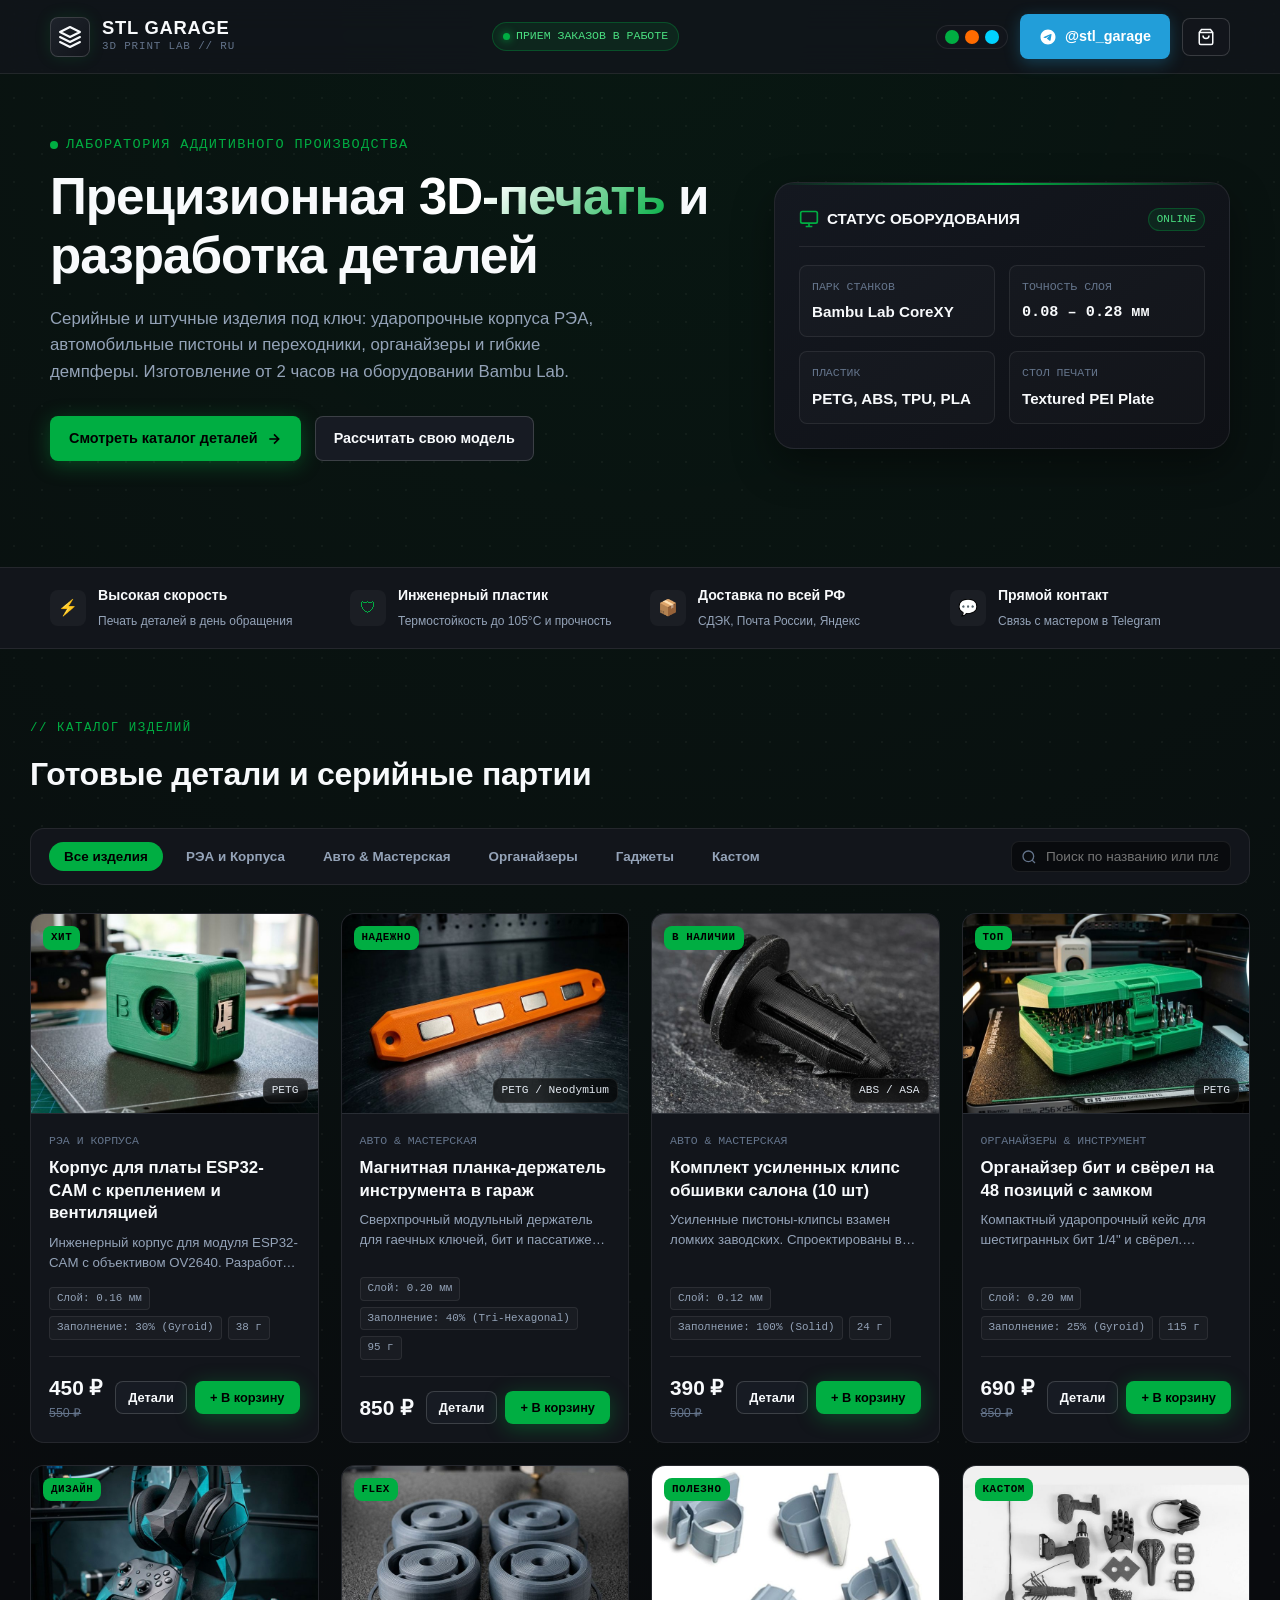
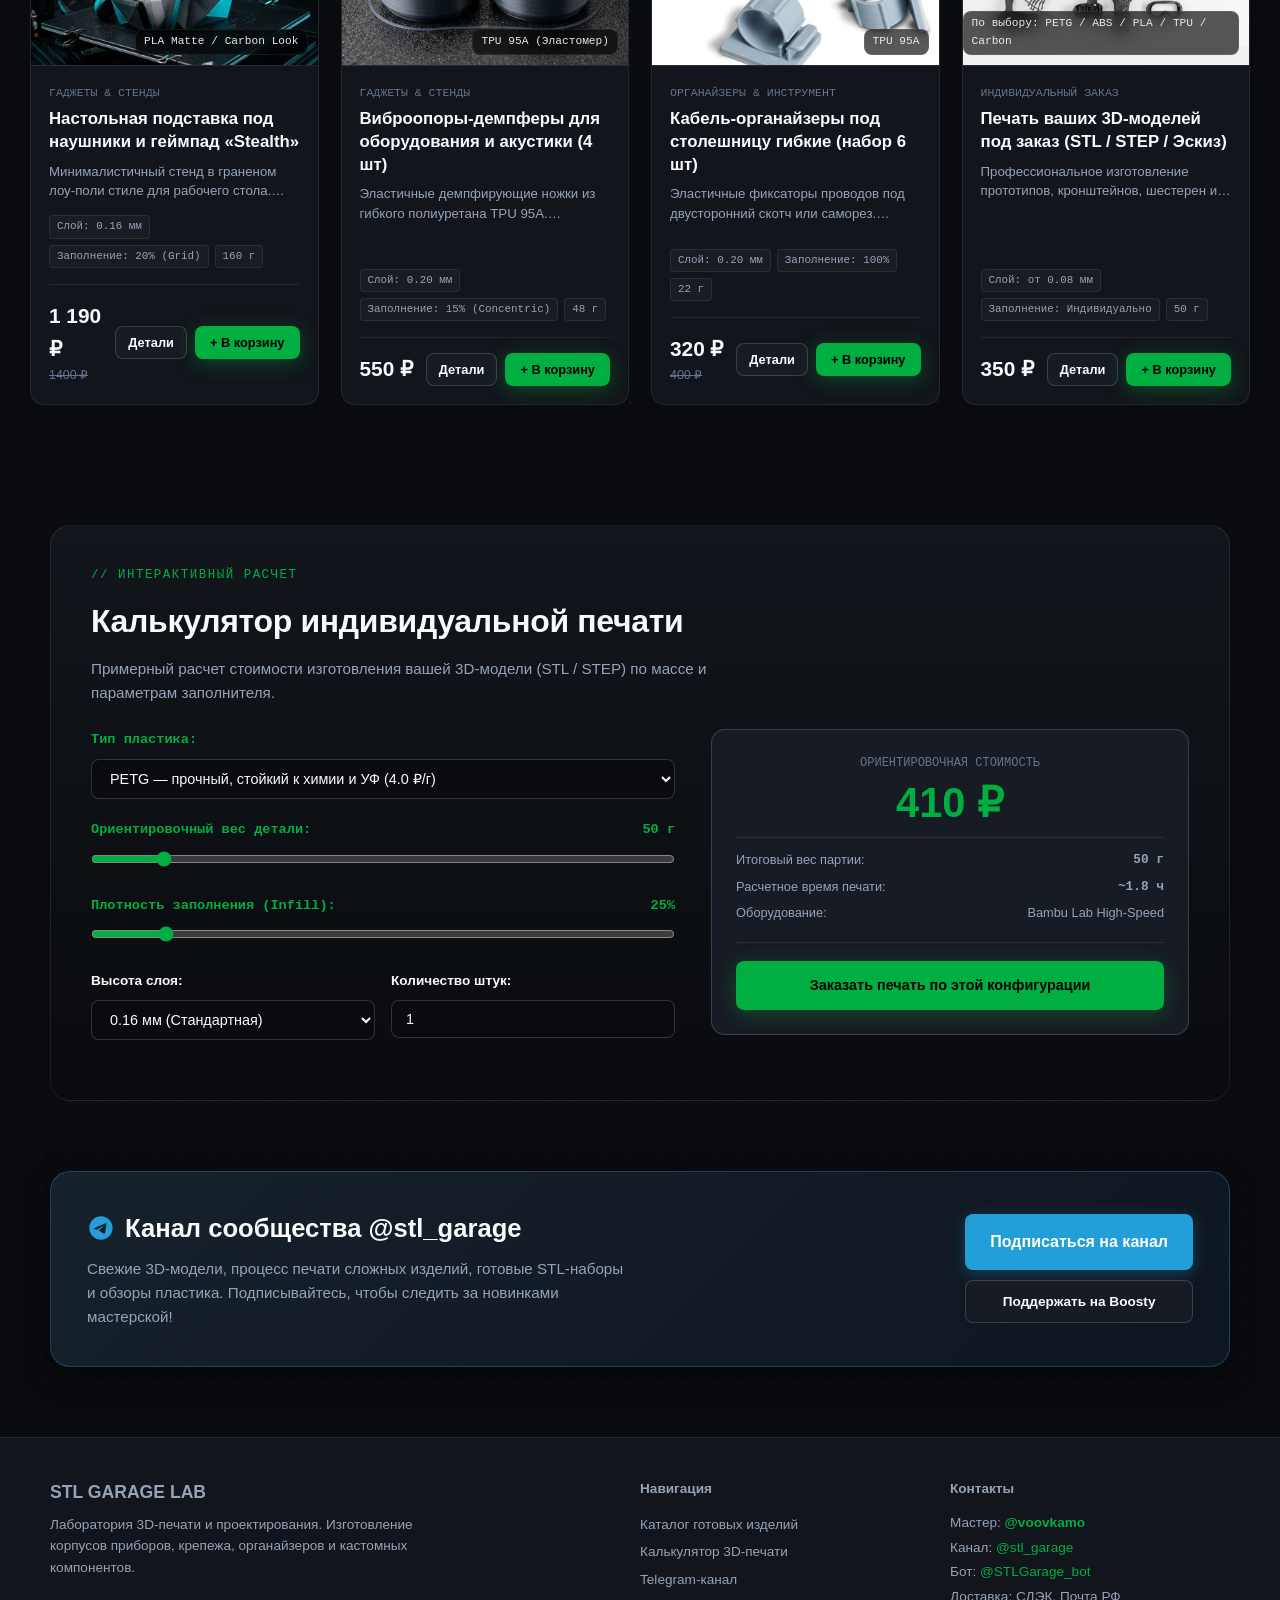
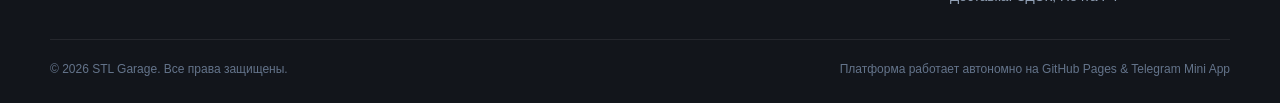
<file: index.html>
<!DOCTYPE html>
<html lang="ru">
<head>
  <meta charset="UTF-8">
  <meta name="viewport" content="width=device-width, initial-scale=1.0, maximum-scale=1.0, user-scalable=no, viewport-fit=cover">
  <title>STL GARAGE — Лаборатория 3D-печати и кастомных деталей</title>
  <meta name="description" content="Инженерная и серийная 3D-печать в мастерской STL Garage: корпуса РЭА, автомобильные детали, органайзеры, TPU демпферы. Доставка по РФ.">
  
  <!-- Telegram WebApp SDK -->
  <script src="https://telegram.org/js/telegram-web-app.js"></script>

  <!-- High-Tech Design System -->
  <link rel="stylesheet" href="css/style.css?v=20261119_v1">
  <link rel="icon" type="image/svg+xml" href="data:image/svg+xml,<svg xmlns='http://www.w3.org/2000/svg' viewBox='0 0 32 32'><rect width='32' height='32' rx='6' fill='%2300AE42'/><path d='M16 6 L26 12 L26 22 L16 28 L6 22 L6 12 Z' fill='none' stroke='%23000' stroke-width='2.5'/><circle cx='16' cy='17' r='3.5' fill='%23000'/></svg>">
</head>
<body>

  <!-- Sticky Glass Navigation -->
  <header class="header">
    <div class="container nav-wrap">
      <a href="#" class="brand">
        <div class="brand-logo">
          <svg viewBox="0 0 24 24">
            <path d="M12 2L2 7l10 5 10-5-10-5zM2 17l10 5 10-5M2 12l10 5 10-5" stroke="currentColor" stroke-width="2" stroke-linecap="round" stroke-linejoin="round" fill="none"/>
          </svg>
        </div>
        <div class="brand-text">
          <div class="brand-title">
            <span>STL GARAGE</span>
          </div>
          <span class="brand-tag">3D PRINT LAB // RU</span>
        </div>
      </a>

      <!-- Status indicator -->
      <div class="live-badge d-none-mobile">
        <span class="live-dot"></span>
        <span>ПРИЕМ ЗАКАЗОВ В РАБОТЕ</span>
      </div>

      <!-- Nav Actions -->
      <div class="nav-actions">
        <!-- Accent Theme Picker -->
        <div class="theme-switch" title="Выбрать акцентный цвет">
          <span class="theme-dot dot-green" data-theme="green" title="Bambu Green"></span>
          <span class="theme-dot dot-orange" data-theme="orange" title="Cyber Orange"></span>
          <span class="theme-dot dot-cyan" data-theme="cyan" title="Tech Cyan"></span>
        </div>

        <!-- Telegram Channel Link -->
        <a href="https://t.me/stl_garage" target="_blank" rel="noopener" class="btn btn-tg">
          <svg width="18" height="18" viewBox="0 0 24 24" fill="currentColor">
            <path d="M12 2C6.48 2 2 6.48 2 12s4.48 10 10 10 10-4.48 10-10S17.52 2 12 2zm4.64 6.8c-.15 1.58-.8 5.42-1.13 7.19-.14.75-.42 1-.68 1.03-.58.05-1.02-.38-1.58-.75-.88-.58-1.38-.94-2.23-1.5-.99-.65-.35-1.01.22-1.59.15-.15 2.71-2.48 2.76-2.69a.2.2 0 00-.05-.18c-.06-.05-.14-.03-.21-.02-.09.02-1.49.95-4.22 2.79-.4.27-.76.41-1.08.4-.36-.01-1.04-.2-1.55-.37-.63-.2-1.12-.31-1.08-.66.02-.18.27-.36.75-.55 2.92-1.27 4.86-2.11 5.83-2.51 2.78-1.16 3.35-1.36 3.73-1.36.08 0 .27.02.39.12.1.08.13.19.14.27-.01.06.01.24 0 .38z"/>
          </svg>
          <span class="d-none-mobile">@stl_garage</span>
        </a>

        <!-- Cart Button -->
        <button id="btn-open-cart" class="btn btn-cart">
          <svg width="18" height="18" viewBox="0 0 24 24" fill="none" stroke="currentColor" stroke-width="2">
            <path d="M6 2L3 6v14a2 2 0 0 0 2 2h14a2 2 0 0 0 2-2V6l-3-4z"></path>
            <line x1="3" y1="6" x2="21" y2="6"></line>
            <path d="M16 10a4 4 0 0 1-8 0"></path>
          </svg>
          <span id="cart-badge" class="cart-count" style="display:none;">0</span>
        </button>
      </div>
    </div>
  </header>

  <!-- Hero Section -->
  <section class="hero">
    <div class="container hero-grid">
      <div class="hero-info">
        <div class="hero-subtitle">
          <span style="display:inline-block; width:8px; height:8px; background:var(--color-primary); border-radius:50%;"></span>
          Лаборатория аддитивного производства
        </div>
        <h1 class="hero-title">
          Прецизионная <span class="text-gradient">3D-печать</span> и разработка деталей
        </h1>
        <p class="hero-description">
          Серийные и штучные изделия под ключ: ударопрочные корпуса РЭА, автомобильные пистоны и переходники, органайзеры и гибкие демпферы. Изготовление от 2 часов на оборудовании Bambu Lab.
        </p>

        <div class="hero-cta-group">
          <a href="#catalog" class="btn btn-primary">
            <span>Смотреть каталог деталей</span>
            <svg width="16" height="16" viewBox="0 0 24 24" fill="none" stroke="currentColor" stroke-width="2.5">
              <path d="M5 12h14M12 5l7 7-7 7"/>
            </svg>
          </a>
          <a href="#calculator" class="btn btn-secondary">
            <span>Рассчитать свою модель</span>
          </a>
        </div>
      </div>

      <!-- Equipment Status Card -->
      <div class="hardware-card">
        <div class="hardware-header">
          <div class="hardware-title">
            <svg width="20" height="20" viewBox="0 0 24 24" fill="none" stroke="var(--color-primary)" stroke-width="2">
              <rect x="2" y="3" width="20" height="14" rx="2" ry="2"></rect>
              <line x1="8" y1="21" x2="16" y2="21"></line>
              <line x1="12" y1="17" x2="12" y2="21"></line>
            </svg>
            <span>СТАТУС ОБОРУДОВАНИЯ</span>
          </div>
          <span class="live-badge" style="padding:2px 8px; font-size:0.68rem;">ONLINE</span>
        </div>

        <div class="specs-grid">
          <div class="spec-item">
            <div class="spec-label">Парк станков</div>
            <div class="spec-val">Bambu Lab CoreXY</div>
          </div>
          <div class="spec-item">
            <div class="spec-label">Точность слоя</div>
            <div class="spec-val font-mono">0.08 – 0.28 мм</div>
          </div>
          <div class="spec-item">
            <div class="spec-label">Пластик</div>
            <div class="spec-val">PETG, ABS, TPU, PLA</div>
          </div>
          <div class="spec-item">
            <div class="spec-label">Стол печати</div>
            <div class="spec-val">Textured PEI Plate</div>
          </div>
        </div>
      </div>
    </div>
  </section>

  <!-- Benefits Ticker Bar -->
  <div class="ticker-bar">
    <div class="container ticker-grid">
      <div class="ticker-item">
        <div class="ticker-icon">⚡</div>
        <div class="ticker-text">
          <strong>Высокая скорость</strong>
          <span>Печать деталей в день обращения</span>
        </div>
      </div>
      <div class="ticker-item">
        <div class="ticker-icon">🛡</div>
        <div class="ticker-text">
          <strong>Инженерный пластик</strong>
          <span>Термостойкость до 105°C и прочность</span>
        </div>
      </div>
      <div class="ticker-item">
        <div class="ticker-icon">📦</div>
        <div class="ticker-text">
          <strong>Доставка по всей РФ</strong>
          <span>СДЭК, Почта России, Яндекс</span>
        </div>
      </div>
      <div class="ticker-item">
        <div class="ticker-icon">💬</div>
        <div class="ticker-text">
          <strong>Прямой контакт</strong>
          <span>Связь с мастером в Telegram</span>
        </div>
      </div>
    </div>
  </div>

  <!-- Catalog Section -->
  <section id="catalog" class="container" style="padding: 20px 0 60px;">
    <div class="section-head">
      <div class="section-tag">// КАТАЛОГ ИЗДЕЛИЙ</div>
      <h2 class="section-title">Готовые детали и серийные партии</h2>
    </div>

    <!-- Filter Tabs & Live Search -->
    <div class="filters-wrap">
      <div class="tabs-group">
        <button class="tab-btn active" data-category="all">Все изделия</button>
        <button class="tab-btn" data-category="enclosures">РЭА и Корпуса</button>
        <button class="tab-btn" data-category="auto">Авто & Мастерская</button>
        <button class="tab-btn" data-category="organizers">Органайзеры</button>
        <button class="tab-btn" data-category="gadgets">Гаджеты</button>
        <button class="tab-btn" data-category="custom">Кастом</button>
      </div>

      <div class="search-box">
        <svg class="search-icon" width="16" height="16" viewBox="0 0 24 24" fill="none" stroke="currentColor" stroke-width="2">
          <circle cx="11" cy="11" r="8"></circle>
          <line x1="21" y1="21" x2="16.65" y2="16.65"></line>
        </svg>
        <input type="text" id="search-input" class="search-input" placeholder="Поиск по названию или пластику...">
      </div>
    </div>

    <!-- Dynamic Products Grid -->
    <div id="products-container" class="products-grid">
      <!-- Injected by js/app.js -->
    </div>
  </section>

  <!-- 3D Print Calculator Section -->
  <section id="calculator" class="container">
    <div class="calculator-section">
      <div class="section-head" style="margin-bottom: 24px;">
        <div class="section-tag">// ИНТЕРАКТИВНЫЙ РАСЧЕТ</div>
        <h2 class="section-title">Калькулятор индивидуальной печати</h2>
        <p style="color:var(--text-secondary); max-width:640px; font-size:0.95rem;">
          Примерный расчет стоимости изготовления вашей 3D-модели (STL / STEP) по массе и параметрам заполнителя.
        </p>
      </div>

      <div class="calc-grid">
        <div class="calc-inputs">
          <div class="form-group">
            <label class="form-label" for="calc-material">
              <span>Тип пластика:</span>
            </label>
            <select id="calc-material" class="form-select">
              <option value="petg">PETG — прочный, стойкий к химии и УФ (4.0 ₽/г)</option>
              <option value="pla">PLA — эстетичный, матовый, жесткий (4.5 ₽/г)</option>
              <option value="abs">ABS / ASA — авто-пластик, термостойкий 100°C+ (5.5 ₽/г)</option>
              <option value="tpu">TPU 95A — гибкий, резиноподобный эластомер (7.5 ₽/г)</option>
              <option value="carbon">Carbon CF — сверхжесткий композит с углем (9.5 ₽/г)</option>
            </select>
          </div>

          <div class="form-group">
            <div class="form-label">
              <span>Ориентировочный вес детали:</span>
              <span id="calc-weight-val" class="font-mono">50 г</span>
            </div>
            <input type="range" id="calc-weight" class="range-slider" min="5" max="400" step="5" value="50">
          </div>

          <div class="form-group">
            <div class="form-label">
              <span>Плотность заполнения (Infill):</span>
              <span id="calc-infill-val" class="font-mono">25%</span>
            </div>
            <input type="range" id="calc-infill" class="range-slider" min="15" max="100" step="5" value="25">
          </div>

          <div class="calc-row-2col">
            <div class="form-group">
              <label class="form-label" for="calc-layer">Высота слоя:</label>
              <select id="calc-layer" class="form-select">
                <option value="0.12">0.12 мм (Ювелирная)</option>
                <option value="0.16" selected>0.16 мм (Стандартная)</option>
                <option value="0.20">0.20 мм (Техническая)</option>
              </select>
            </div>
            <div class="form-group">
              <label class="form-label" for="calc-qty">Количество штук:</label>
              <input type="number" id="calc-qty" class="form-input" min="1" max="100" value="1">
            </div>
          </div>
        </div>

        <!-- Result Box -->
        <div class="calc-result-box">
          <div class="calc-estimate-label">ОРИЕНТИРОВОЧНАЯ СТОИМОСТЬ</div>
          <div id="calc-total-price" class="calc-estimate-price">390 ₽</div>

          <div class="calc-breakdown">
            <div class="breakdown-row">
              <span>Итоговый вес партии:</span>
              <strong id="calc-res-weight" class="font-mono">50 г</strong>
            </div>
            <div class="breakdown-row">
              <span>Расчетное время печати:</span>
              <strong id="calc-res-time" class="font-mono">~1.8 ч</strong>
            </div>
            <div class="breakdown-row">
              <span>Оборудование:</span>
              <span>Bambu Lab High-Speed</span>
            </div>
          </div>

          <button id="btn-order-custom" class="btn btn-primary btn-calc-submit" style="width:100%; padding:14px;">
            <span>Заказать печать по этой конфигурации</span>
          </button>
        </div>
      </div>
    </div>
  </section>

  <!-- Telegram Banner -->
  <section class="container">
    <div class="telegram-banner">
      <div class="tg-info">
        <h3>
          <svg width="28" height="28" viewBox="0 0 24 24" fill="#229ED9">
            <path d="M12 2C6.48 2 2 6.48 2 12s4.48 10 10 10 10-4.48 10-10S17.52 2 12 2zm4.64 6.8c-.15 1.58-.8 5.42-1.13 7.19-.14.75-.42 1-.68 1.03-.58.05-1.02-.38-1.58-.75-.88-.58-1.38-.94-2.23-1.5-.99-.65-.35-1.01.22-1.59.15-.15 2.71-2.48 2.76-2.69a.2.2 0 00-.05-.18c-.06-.05-.14-.03-.21-.02-.09.02-1.49.95-4.22 2.79-.4.27-.76.41-1.08.4-.36-.01-1.04-.2-1.55-.37-.63-.2-1.12-.31-1.08-.66.02-.18.27-.36.75-.55 2.92-1.27 4.86-2.11 5.83-2.51 2.78-1.16 3.35-1.36 3.73-1.36.08 0 .27.02.39.12.1.08.13.19.14.27-.01.06.01.24 0 .38z"/>
          </svg>
          Канал сообщества @stl_garage
        </h3>
        <p>
          Свежие 3D-модели, процесс печати сложных изделий, готовые STL-наборы и обзоры пластика. Подписывайтесь, чтобы следить за новинками мастерской!
        </p>
      </div>
      <div class="tg-actions" style="display:flex; flex-direction:column; gap:10px;">
        <a href="https://t.me/stl_garage" target="_blank" rel="noopener" class="btn btn-tg" style="padding:14px 24px; font-size:1rem;">
          <span>Подписаться на канал</span>
        </a>
        <a href="https://boosty.to/stl_garage/donate" target="_blank" rel="noopener" class="btn btn-secondary" style="font-size:0.85rem; padding:10px;">
          <span>Поддержать на Boosty</span>
        </a>
      </div>
    </div>
  </section>

  <!-- Footer -->
  <footer class="footer">
    <div class="container">
      <div class="footer-grid">
        <div>
          <div style="font-weight:800; font-size:1.1rem; margin-bottom:8px;">STL GARAGE LAB</div>
          <p style="max-width:380px; font-size:0.85rem; line-height:1.6;">
            Лаборатория 3D-печати и проектирования. Изготовление корпусов приборов, крепежа, органайзеров и кастомных компонентов.
          </p>
        </div>
        <div>
          <div style="font-weight:700; margin-bottom:12px;">Навигация</div>
          <ul style="list-style:none; line-height:2; font-size:0.85rem;">
            <li><a href="#catalog" style="color:var(--text-secondary); text-decoration:none;">Каталог готовых изделий</a></li>
            <li><a href="#calculator" style="color:var(--text-secondary); text-decoration:none;">Калькулятор 3D-печати</a></li>
            <li><a href="https://t.me/stl_garage" target="_blank" style="color:var(--text-secondary); text-decoration:none;">Telegram-канал</a></li>
          </ul>
        </div>
        <div>
          <div style="font-weight:700; margin-bottom:12px;">Контакты</div>
          <p style="font-size:0.85rem; line-height:1.8;">
            Мастер: <a href="https://t.me/voovkamo" target="_blank" style="color:var(--color-primary); text-decoration:none; font-weight:700;">@voovkamo</a><br>
            Канал: <a href="https://t.me/stl_garage" target="_blank" style="color:var(--color-primary); text-decoration:none;">@stl_garage</a><br>
            Бот: <a href="https://t.me/STLGarage_bot" target="_blank" style="color:var(--color-primary); text-decoration:none;">@STLGarage_bot</a><br>
            Доставка: СДЭК, Почта РФ
          </p>
        </div>
      </div>

      <div class="footer-bottom">
        <span>© 2026 STL Garage. Все права защищены.</span>
        <span>Платформа работает автономно на GitHub Pages & Telegram Mini App</span>
      </div>
    </div>
  </footer>

  <!-- Modal: Product Detail -->
  <div id="product-detail-modal" class="modal-backdrop">
    <div class="modal-content">
      <button id="btn-close-product-modal" class="modal-close-btn">&times;</button>
      <div class="product-category-sub" id="modal-product-cat">Категория</div>
      <h2 class="product-title" id="modal-product-title" style="font-size:1.5rem; margin-bottom:14px;">Название товара</h2>
      <p id="modal-product-desc" style="color:var(--text-secondary); margin-bottom:20px; font-size:0.92rem;"></p>

      <div style="background:var(--bg-card-elevated); border:1px solid var(--border-subtle); border-radius:var(--radius-sm); padding:16px; margin-bottom:20px;">
        <div style="font-size:0.75rem; font-family:var(--font-mono); color:var(--text-tertiary); text-transform:uppercase; margin-bottom:10px;">Инженерные параметры детали:</div>
        <div style="display:grid; grid-template-columns:1fr 1fr; gap:10px; font-size:0.85rem;">
          <div>Пластик: <strong id="modal-spec-mat" class="font-mono" style="color:var(--color-primary);"></strong></div>
          <div>Высота слоя: <strong id="modal-spec-layer" class="font-mono"></strong></div>
          <div>Заполнение: <strong id="modal-spec-infill" class="font-mono"></strong></div>
          <div>Габариты: <strong id="modal-spec-dim" class="font-mono"></strong></div>
          <div>Масса: <strong id="modal-spec-weight" class="font-mono"></strong></div>
          <div>Время печати: <strong id="modal-spec-time" class="font-mono"></strong></div>
        </div>
      </div>

      <div style="margin-bottom:24px;">
        <div style="font-size:0.85rem; font-weight:700; margin-bottom:8px;">Особенности и преимущества:</div>
        <ul id="modal-features-list" style="list-style:none; padding:0;"></ul>
      </div>

      <div style="display:flex; justify-content:space-between; align-items:center; border-top:1px solid var(--border-subtle); padding-top:16px;">
        <div>
          <span style="font-size:0.75rem; color:var(--text-tertiary); display:block;">Стоимость:</span>
          <span id="modal-product-price" style="font-size:1.6rem; font-weight:800; color:var(--color-primary);"></span>
        </div>
        <button id="modal-btn-add-cart" class="btn btn-primary" style="padding:12px 24px;">
          <span>Добавить в корзину</span>
        </button>
      </div>
    </div>
  </div>

  <!-- Modal: Cart -->
  <div id="cart-modal" class="modal-backdrop">
    <div class="modal-content">
      <button id="btn-close-cart" class="modal-close-btn">&times;</button>
      <h3 style="font-size:1.4rem; font-weight:800; margin-bottom:14px; display:flex; align-items:center; gap:8px;">
        <span>Ваша корзина</span>
      </h3>
      
      <div id="cart-empty-notice" style="text-align:center; padding:32px 10px; color:var(--text-tertiary);">
        <p style="font-size:1.1rem; margin-bottom:6px;">Корзина пока пуста</p>
        <span style="font-size:0.85rem;">Выберите изделия из каталога или рассчитайте деталь на калькуляторе</span>
      </div>

      <div id="cart-items-container" class="cart-items-list"></div>

      <div style="display:flex; justify-content:space-between; align-items:center; padding:16px 0; border-top:1px solid var(--border-subtle);">
        <span style="font-size:0.95rem; color:var(--text-secondary);">Итого к оплате:</span>
        <strong id="cart-total-price" style="font-size:1.6rem; font-weight:900; color:var(--color-primary);">0 ₽</strong>
      </div>

      <button id="btn-checkout" class="btn btn-primary" style="width:100%; padding:14px; font-size:1rem;" disabled>
        <span>Перейти к оформлению заказа</span>
      </button>
    </div>
  </div>

  <!-- Modal: Checkout Order -->
  <div id="order-modal" class="modal-backdrop">
    <div class="modal-content">
      <button id="btn-close-order" class="modal-close-btn">&times;</button>
      <h3 style="font-size:1.4rem; font-weight:800; margin-bottom:6px;">Оформление заказа</h3>
      <p style="color:var(--text-secondary); font-size:0.85rem; margin-bottom:18px;">
        Заказ будет моментально передан мастеру через Telegram. Никаких лишних регистраций.
      </p>

      <form id="order-form">
        <div class="form-group">
          <label class="form-label" for="order-name">Ваше имя:</label>
          <input type="text" id="order-name" class="form-input" required placeholder="Например: Алексей">
        </div>

        <div class="form-group">
          <label class="form-label" for="order-contact">Контакт для связи (Telegram / Телефон):</label>
          <input type="text" id="order-contact" class="form-input" required placeholder="@username или +7 (999) 000-00-00">
        </div>

        <div class="form-row-2col">
          <div class="form-group">
            <label class="form-label" for="order-delivery">Способ доставки:</label>
            <select id="order-delivery" class="form-select">
              <option value="СДЭК">СДЭК (ПВЗ или курьер)</option>
              <option value="Почта России">Почта России</option>
              <option value="Яндекс Доставка">Яндекс Доставка</option>
              <option value="Самовывоз">Самовывоз (по согласованию)</option>
            </select>
          </div>
          <div class="form-group">
            <label class="form-label" for="order-city">Город / Адрес ПВЗ:</label>
            <input type="text" id="order-city" class="form-input" placeholder="Москва, ПВЗ Ленина 12">
          </div>
        </div>

        <div class="form-group">
          <label class="form-label" for="order-comment">Комментарий или пожелания по цвету:</label>
          <textarea id="order-comment" class="form-textarea" rows="2" placeholder="Цвет пластика, особенности эксплуатации, доп. требования..."></textarea>
        </div>

        <button type="submit" id="btn-submit-order" class="btn btn-primary" style="width:100%; padding:14px; font-size:1rem;">
          <span>Подтвердить заказ в Telegram</span>
        </button>
      </form>
    </div>
  </div>

  <!-- Toast Notification Mount -->
  <div id="toast-container" class="toast-container"></div>

  <!-- Application Logic -->
  <script src="js/tg-order.js"></script>
  <script src="js/calculator.js"></script>
  <script src="js/app.js?v=20261119_v2"></script>
</body>
</html>
</file>
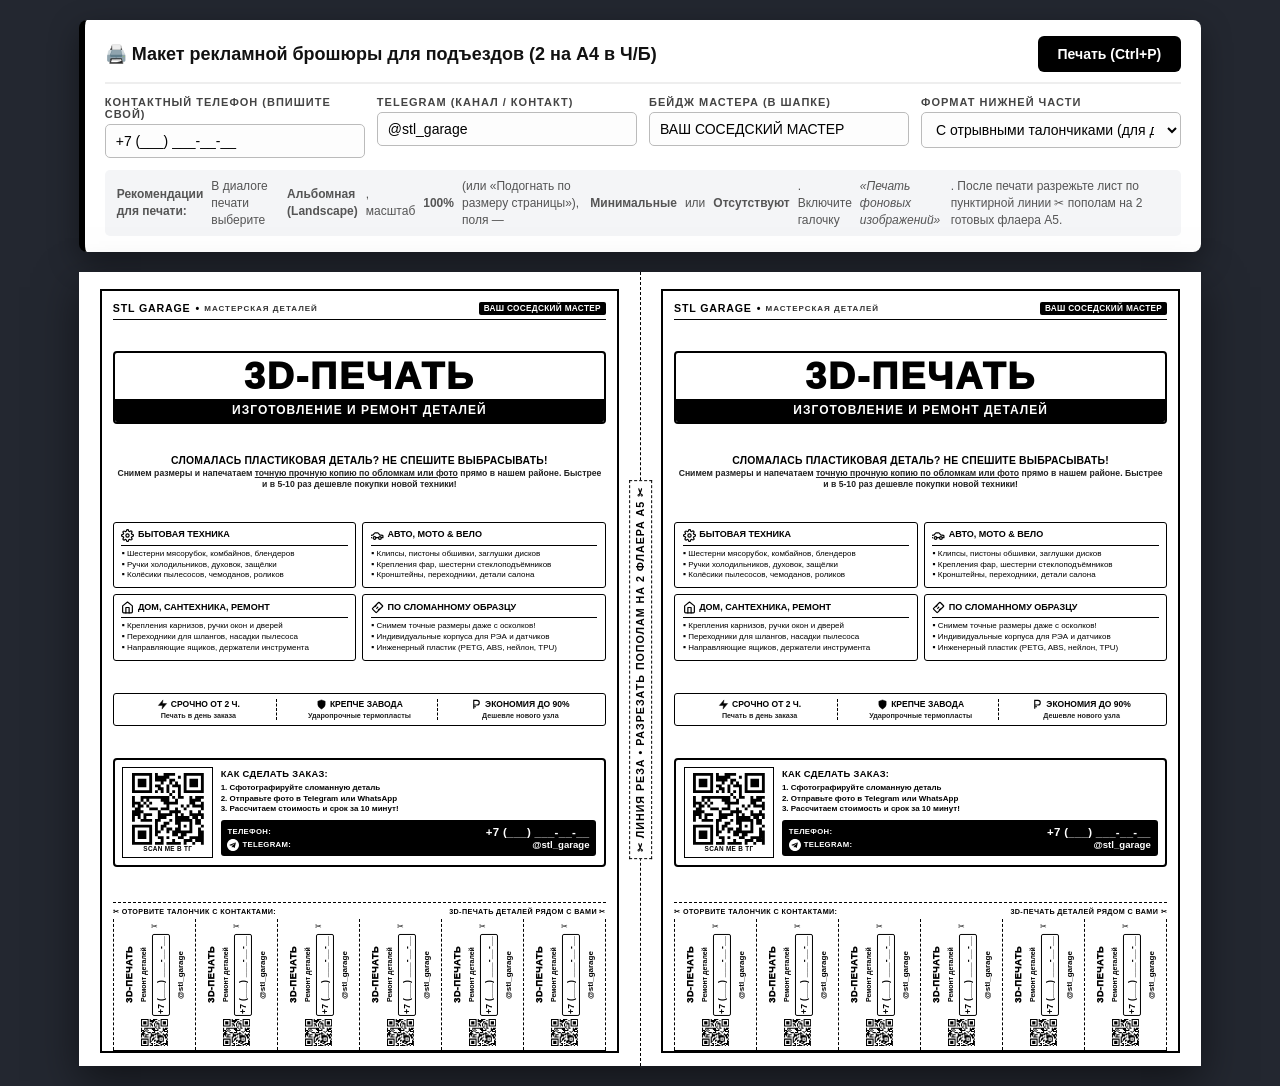
<file: flyer.html>
<!DOCTYPE html>
<html lang="ru">
<head>
  <meta charset="UTF-8">
  <meta name="viewport" content="width=device-width, initial-scale=1.0">
  <title>Рекламное объявление 3D-печати — 2 на А4 (STL GARAGE)</title>
  <style>
    * {
      box-sizing: border-box;
      margin: 0;
      padding: 0;
      -webkit-font-smoothing: antialiased;
    }

    body {
      font-family: -apple-system, BlinkMacSystemFont, "Segoe UI", Roboto, "Helvetica Neue", Arial, sans-serif;
      background-color: #232730;
      color: #000000;
      margin: 0;
      padding: 20px 0;
      display: flex;
      flex-direction: column;
      align-items: center;
      justify-content: flex-start;
      min-height: 100vh;
    }

    /* Панель управления (не печатается) */
    .control-panel {
      background: #ffffff;
      width: 297mm;
      max-width: 95vw;
      border-radius: 8px;
      padding: 16px 20px;
      margin-bottom: 20px;
      box-shadow: 0 10px 30px rgba(0, 0, 0, 0.4);
      border-left: 6px solid #000000;
      display: flex;
      flex-direction: column;
      gap: 12px;
    }

    .panel-header {
      display: flex;
      justify-content: space-between;
      align-items: center;
      flex-wrap: wrap;
      gap: 10px;
      border-bottom: 2px solid #eee;
      padding-bottom: 10px;
    }

    .panel-title {
      font-size: 18px;
      font-weight: 800;
      color: #111;
      display: flex;
      align-items: center;
      gap: 8px;
    }

    .panel-actions {
      display: flex;
      gap: 10px;
      align-items: center;
    }

    .btn {
      padding: 10px 20px;
      font-size: 14px;
      font-weight: 800;
      border-radius: 6px;
      cursor: pointer;
      display: inline-flex;
      align-items: center;
      gap: 8px;
      transition: all 0.15s ease;
      border: none;
    }

    .btn-print {
      background: #000000;
      color: #ffffff;
    }

    .btn-print:hover {
      background: #333333;
      transform: translateY(-1px);
    }

    .panel-inputs {
      display: grid;
      grid-template-columns: repeat(auto-fit, minmax(220px, 1fr));
      gap: 12px;
    }

    .input-group {
      display: flex;
      flex-direction: column;
      gap: 4px;
    }

    .input-group label {
      font-size: 11px;
      font-weight: 800;
      color: #444;
      text-transform: uppercase;
      letter-spacing: 1px;
    }

    .input-group input, .input-group select {
      padding: 8px 10px;
      font-size: 14px;
      border: 1.5px solid #bbb;
      border-radius: 5px;
      font-family: inherit;
      color: #000;
      background: #fdfdfd;
    }

    .input-group input:focus, .input-group select:focus {
      border-color: #000;
      outline: none;
      background: #fff;
    }

    .panel-hint {
      font-size: 12px;
      color: #555;
      background: #f4f5f7;
      padding: 8px 12px;
      border-radius: 5px;
      display: flex;
      align-items: center;
      gap: 8px;
      line-height: 1.4;
    }

    /* Печатный лист А4 Альбомный (297 x 210 мм) */
    .sheet-wrapper {
      box-shadow: 0 15px 40px rgba(0, 0, 0, 0.5);
      background: #ffffff;
    }

    .page-a4 {
      width: 297mm;
      height: 210mm;
      background: #ffffff;
      color: #000000;
      display: flex;
      flex-direction: row;
      position: relative;
      overflow: hidden;
      page-break-after: avoid;
      page-break-inside: avoid;
    }

    /* Центральная разделительная линия реза */
    .sheet-cut-divider {
      position: absolute;
      top: 0;
      bottom: 0;
      left: 148.5mm;
      width: 0;
      border-left: 1.5px dashed #000000;
      z-index: 100;
      pointer-events: none;
      display: flex;
      align-items: center;
      justify-content: center;
    }

    .cut-label {
      position: absolute;
      background: #ffffff;
      padding: 4px 6px;
      font-size: 8pt;
      font-weight: 800;
      text-transform: uppercase;
      letter-spacing: 1px;
      white-space: nowrap;
      transform: rotate(-90deg);
      border: 1px dashed #000000;
    }

    /* Половина А5 */
    .flyer {
      width: 148.5mm;
      height: 210mm;
      box-sizing: border-box;
      padding: 4.5mm 5.5mm 3.5mm 5.5mm;
      display: flex;
      flex-direction: column;
      justify-content: space-between;
      position: relative;
      background: #ffffff;
      overflow: hidden;
    }

    .flyer-border {
      border: 2px solid #000000;
      height: 100%;
      display: flex;
      flex-direction: column;
      justify-content: space-between;
      padding: 2.8mm 3mm 0mm 3mm;
      position: relative;
    }

    /* 1. Верхняя полоса бренда */
    .brand-bar {
      display: flex;
      justify-content: space-between;
      align-items: center;
      border-bottom: 1.5px solid #000000;
      padding-bottom: 1.2mm;
      margin-bottom: 1.2mm;
    }

    .brand-info {
      display: flex;
      align-items: center;
      gap: 5px;
    }

    .brand-name {
      font-size: 8pt;
      font-weight: 900;
      letter-spacing: 0.8px;
    }

    .brand-dot {
      font-size: 8pt;
      font-weight: 900;
    }

    .brand-sub {
      font-size: 6pt;
      font-weight: 700;
      letter-spacing: 1px;
      color: #333;
    }

    .neighbor-badge {
      background: #000000;
      color: #ffffff;
      font-size: 6.2pt;
      font-weight: 800;
      padding: 1.8px 5px;
      border-radius: 2px;
      text-transform: uppercase;
      letter-spacing: 0.3px;
      white-space: nowrap;
    }

    /* 2. ГИГАНТСКИЙ ЗАГОЛОВОК 3D-ПЕЧАТЬ */
    .hero-box {
      border: 2.5px solid #000000;
      border-radius: 4px;
      text-align: center;
      margin-bottom: 1.5mm;
      background: #ffffff;
      overflow: hidden;
    }

    .hero-main-title {
      font-size: 28pt;
      font-weight: 950;
      line-height: 1.05;
      letter-spacing: 2px;
      color: #000000;
      padding: 1.2mm 2mm 0.8mm 2mm;
      text-transform: uppercase;
    }

    .hero-black-stripe {
      background: #000000;
      color: #ffffff;
      font-size: 9pt;
      font-weight: 900;
      letter-spacing: 1px;
      text-transform: uppercase;
      padding: 1.2mm 2mm;
      line-height: 1.1;
    }

    /* 3. Проблема / Решение */
    .problem-hook-bar {
      text-align: center;
      margin-bottom: 1.6mm;
      padding: 0 1mm;
    }

    .problem-lead {
      font-size: 7.8pt;
      font-weight: 900;
      text-transform: uppercase;
      color: #000;
      letter-spacing: 0.2px;
      line-height: 1.15;
    }

    .problem-sub {
      font-size: 6.5pt;
      font-weight: 600;
      line-height: 1.25;
      color: #222;
      margin-top: 1px;
    }

    .problem-sub strong {
      font-weight: 900;
      text-decoration: underline;
    }

    /* 4. Сетка услуг (2х2) */
    .services-grid {
      display: grid;
      grid-template-columns: 1fr 1fr;
      gap: 1.6mm;
      margin-bottom: 1.6mm;
    }

    .service-card {
      border: 1.5px solid #000000;
      border-radius: 3px;
      padding: 1.6mm 2mm;
      background: #ffffff;
      display: flex;
      flex-direction: column;
    }

    .card-title {
      font-size: 6.8pt;
      font-weight: 900;
      text-transform: uppercase;
      display: flex;
      align-items: center;
      gap: 3.5px;
      border-bottom: 1px solid #000000;
      padding-bottom: 0.8mm;
      margin-bottom: 0.8mm;
      line-height: 1.1;
    }

    .card-icon {
      display: flex;
      align-items: center;
      justify-content: center;
    }

    .card-list {
      list-style: none;
      padding: 0;
      margin: 0;
    }

    .card-list li {
      font-size: 6pt;
      line-height: 1.2;
      color: #000;
      margin-bottom: 1.2px;
      display: flex;
      align-items: flex-start;
      gap: 2.5px;
    }

    .card-list li::before {
      content: "▪";
      font-size: 6.5pt;
      color: #000;
      line-height: 1.1;
    }

    /* 5. Преимущества */
    .benefits-bar {
      display: flex;
      justify-content: space-between;
      background: #ffffff;
      border: 1.5px solid #000000;
      border-radius: 3px;
      padding: 1.4mm 1.8mm;
      margin-bottom: 1.6mm;
      gap: 1.2mm;
    }

    .benefit-item {
      flex: 1;
      text-align: center;
      display: flex;
      flex-direction: column;
      align-items: center;
      justify-content: center;
    }

    .benefit-item:not(:last-child) {
      border-right: 1px dashed #000000;
    }

    .benefit-head {
      font-size: 6.4pt;
      font-weight: 900;
      text-transform: uppercase;
      line-height: 1.1;
      display: flex;
      align-items: center;
      gap: 3px;
    }

    .benefit-desc {
      font-size: 5.4pt;
      font-weight: 700;
      color: #222;
      margin-top: 1px;
    }

    /* 6. Блок заказа и QR-кода */
    .order-action-box {
      border: 2px solid #000000;
      border-radius: 4px;
      padding: 1.8mm 2mm;
      display: flex;
      gap: 2mm;
      align-items: center;
      margin-bottom: 1.6mm;
      background: #ffffff;
    }

    .qr-container {
      flex-shrink: 0;
      width: 24mm;
      height: 24mm;
      display: flex;
      flex-direction: column;
      align-items: center;
      justify-content: center;
      border: 1.5px solid #000000;
      padding: 0.8mm;
      background: #ffffff;
    }

    .qr-svg-wrapper {
      width: 19mm;
      height: 19mm;
    }

    .qr-svg-wrapper svg {
      width: 100%;
      height: 100%;
      display: block;
    }

    .qr-caption {
      font-size: 4.8pt;
      font-weight: 900;
      text-transform: uppercase;
      margin-top: 1px;
      text-align: center;
      line-height: 1;
      letter-spacing: 0.3px;
    }

    .order-instructions {
      flex: 1;
      display: flex;
      flex-direction: column;
      justify-content: space-between;
    }

    .order-steps-title {
      font-size: 7pt;
      font-weight: 900;
      text-transform: uppercase;
      letter-spacing: 0.3px;
      margin-bottom: 1mm;
      display: flex;
      align-items: center;
      gap: 4px;
    }

    .steps-list {
      font-size: 6pt;
      line-height: 1.2;
      font-weight: 600;
      margin-bottom: 1.4mm;
    }

    .steps-list div {
      margin-bottom: 1.2px;
    }

    .steps-list strong {
      font-weight: 900;
    }

    .contact-highlight {
      background: #000000;
      color: #ffffff;
      padding: 1.4mm 1.8mm;
      border-radius: 3px;
      display: flex;
      flex-direction: column;
      gap: 1.2px;
    }

    .contact-row {
      font-size: 6.8pt;
      font-weight: 800;
      display: flex;
      align-items: center;
      justify-content: space-between;
    }

    .contact-label {
      font-size: 5.8pt;
      letter-spacing: 0.3px;
    }

    .contact-phone {
      font-size: 8.6pt;
      font-weight: 900;
      letter-spacing: 0.3px;
    }

    .contact-tg {
      font-size: 7.2pt;
      font-weight: 900;
      color: #ffffff;
    }

    /* 7. Отрывные корешки (Tear-off coupons) */
    .tear-tabs-container {
      border-top: 1.5px dashed #000000;
      margin-top: 0.8mm;
      padding-top: 1mm;
      display: flex;
      flex-direction: column;
      position: relative;
    }

    .tear-guide {
      display: flex;
      align-items: center;
      justify-content: space-between;
      font-size: 5.4pt;
      font-weight: 900;
      text-transform: uppercase;
      letter-spacing: 0.4px;
      margin-bottom: 0.8mm;
    }

    .tabs-row {
      display: flex;
      height: 35mm;
      border-bottom: 1px solid #000000;
    }

    .tab-coupon {
      flex: 1;
      border-left: 1px dashed #000000;
      display: flex;
      flex-direction: column;
      align-items: center;
      justify-content: space-between;
      padding: 1.2mm 0.8mm;
      box-sizing: border-box;
      position: relative;
      text-align: center;
    }

    .tab-coupon:last-child {
      border-right: 1px dashed #000000;
    }

    .tab-cut-scissors {
      font-size: 6pt;
      line-height: 1;
      color: #000;
      margin-bottom: 0.8mm;
    }

    .tab-text-vertical {
      writing-mode: vertical-rl;
      transform: rotate(180deg);
      display: flex;
      flex-direction: column;
      align-items: center;
      justify-content: center;
      gap: 1.5mm;
      height: 100%;
      white-space: nowrap;
    }

    .tab-title {
      font-size: 7pt;
      font-weight: 950;
      text-transform: uppercase;
      letter-spacing: 0.4px;
    }

    .tab-service {
      font-size: 5.2pt;
      font-weight: 700;
      color: #000;
    }

    .tab-contact {
      font-size: 6.5pt;
      font-weight: 900;
      letter-spacing: 0.2px;
      border: 1px solid #000;
      padding: 1px 3px;
      border-radius: 2px;
      background: #fff;
      color: #000;
    }

    .tab-tg {
      font-size: 6pt;
      font-weight: 800;
    }

    .tab-mini-qr {
      width: 7.2mm;
      height: 7.2mm;
      margin-top: 0.8mm;
      flex-shrink: 0;
    }

    .tab-mini-qr svg {
      width: 100%;
      height: 100%;
      display: block;
    }

    /* Режим сплошной листовки */
    .prices-mode-block {
      display: none;
      border: 1.5px solid #000000;
      border-radius: 3px;
      padding: 1.8mm 2.2mm;
      margin-top: 0.8mm;
      background: #ffffff;
    }

    .prices-title {
      font-size: 7pt;
      font-weight: 900;
      text-transform: uppercase;
      border-bottom: 1.5px solid #000;
      padding-bottom: 0.8mm;
      margin-bottom: 1.2mm;
      display: flex;
      justify-content: space-between;
      align-items: center;
    }

    .badge-mini {
      background: #000;
      color: #fff;
      font-size: 5.8pt;
      padding: 1.2px 4px;
      border-radius: 2px;
    }

    .prices-grid-layout {
      display: flex;
      gap: 2mm;
      align-items: center;
    }

    .prices-table {
      flex: 1;
      display: flex;
      flex-direction: column;
      gap: 1.2px;
      font-size: 6pt;
    }

    .price-row {
      display: flex;
      justify-content: space-between;
      border-bottom: 1px dotted #888;
      padding-bottom: 1px;
    }

    .price-val {
      font-weight: 900;
    }

    .catalog-link-box {
      width: 28mm;
      display: flex;
      flex-direction: column;
      align-items: center;
      text-align: center;
      border-left: 1px solid #000;
      padding-left: 2mm;
    }

    .catalog-qr-wrap {
      width: 17mm;
      height: 17mm;
    }

    .catalog-qr-wrap svg {
      width: 100%;
      height: 100%;
      display: block;
    }

    .catalog-qr-desc {
      margin-top: 1px;
      font-size: 4.6pt;
      line-height: 1.1;
      text-transform: uppercase;
    }

    .catalog-qr-desc strong {
      display: block;
      font-size: 5pt;
    }

    /* Переключение классов через body */
    body.mode-tabs .tabs-section {
      display: flex !important;
    }
    body.mode-tabs .prices-section {
      display: none !important;
    }

    body.mode-prices .tabs-section {
      display: none !important;
    }
    body.mode-prices .prices-section {
      display: block !important;
    }

    @page {
      size: A4 landscape;
      margin: 0;
    }

    @media print {
      html, body {
        background: #ffffff !important;
        padding: 0 !important;
        margin: 0 !important;
        width: 297mm !important;
        height: 210mm !important;
      }

      .control-panel {
        display: none !important;
      }

      .sheet-wrapper {
        box-shadow: none !important;
      }

      .page-a4 {
        width: 297mm !important;
        height: 210mm !important;
        page-break-after: avoid !important;
        page-break-inside: avoid !important;
      }

      * {
        -webkit-print-color-adjust: exact !important;
        print-color-adjust: exact !important;
        color-adjust: exact !important;
      }
    }
  </style>
</head>
<body class="mode-tabs">

  <!-- ВЕРХНЯЯ ПАНЕЛЬ УПРАВЛЕНИЯ -->
  <div class="control-panel">
    <div class="panel-header">
      <div class="panel-title">
        <span>🖨️ Макет рекламной брошюры для подъездов (2 на А4 в Ч/Б)</span>
      </div>
      <div class="panel-actions">
        <button class="btn btn-print" onclick="window.print()">
          <span>Печать (Ctrl+P)</span>
        </button>
      </div>
    </div>

    <div class="panel-inputs">
      <div class="input-group">
        <label>Контактный телефон (впишите свой)</label>
        <input type="text" id="inputPhone" value="+7 (___) ___-__-__" placeholder="+7 (999) 123-45-67" oninput="updateContent()">
      </div>

      <div class="input-group">
        <label>Telegram (канал / контакт)</label>
        <input type="text" id="inputTg" value="@stl_garage" placeholder="@your_telegram" oninput="updateContent()">
      </div>

      <div class="input-group">
        <label>Бейдж мастера (в шапке)</label>
        <input type="text" id="inputBadge" value="ВАШ СОСЕДСКИЙ МАСТЕР" placeholder="СОСЕД ИЗ 3-ГО ПОДЪЕЗДА" oninput="updateContent()">
      </div>

      <div class="input-group">
        <label>Формат нижней части</label>
        <select id="selectMode" onchange="toggleMode()">
          <option value="tabs" selected>С отрывными талончиками (для досок объявлений)</option>
          <option value="prices">Сплошной постер с ценами (для ящиков/стендов)</option>
        </select>
      </div>
    </div>

    <div class="panel-hint">
      <strong>Рекомендации для печати:</strong> В диалоге печати выберите <strong>Альбомная (Landscape)</strong>, масштаб <strong>100%</strong> (или «Подогнать по размеру страницы»), поля — <strong>Минимальные</strong> или <strong>Отсутствуют</strong>. Включите галочку <em>«Печать фоновых изображений»</em>. После печати разрежьте лист по пунктирной линии ✂ пополам на 2 готовых флаера А5.
    </div>
  </div>

  <!-- ЛИСТ А4 -->
  <div class="sheet-wrapper">
    <div class="page-a4">

      <!-- Линия реза листа пополам -->
      <div class="sheet-cut-divider">
        <div class="cut-label">✂ ЛИНИЯ РЕЗА • РАЗРЕЗАТЬ ПОПОЛАМ НА 2 ФЛАЕРА А5 ✂</div>
      </div>

      <!-- Левый флаер -->
      <div class="flyer">
        
        <div class="flyer-border">

          <!-- 1. Верхняя полоса: Бренд и гео-привязка -->
          <div class="brand-bar">
            <div class="brand-info">
              <span class="brand-name">STL GARAGE</span>
              <span class="brand-dot">•</span>
              <span class="brand-sub">МАСТЕРСКАЯ ДЕТАЛЕЙ</span>
            </div>
            <div class="neighbor-badge dynamic-badge">ВАШ СОСЕДСКИЙ МАСТЕР</div>
          </div>

          <!-- 2. ГЛАВНЫЙ ГИГАНТСКИЙ ЗАГОЛОВОК: 3D-ПЕЧАТЬ -->
          <div class="hero-box">
            <div class="hero-main-title">3D-ПЕЧАТЬ</div>
            <div class="hero-black-stripe">
              <span>ИЗГОТОВЛЕНИЕ И РЕМОНТ ДЕТАЛЕЙ</span>
            </div>
          </div>

          <!-- 3. Понятный подзаголовок проблемы / решения -->
          <div class="problem-hook-bar">
            <div class="problem-lead">СЛОМАЛАСЬ ПЛАСТИКОВАЯ ДЕТАЛЬ? НЕ СПЕШИТЕ ВЫБРАСЫВАТЬ!</div>
            <div class="problem-sub">
              Снимем размеры и напечатаем <strong>точную прочную копию по обломкам или фото</strong> прямо в нашем районе. Быстрее и в 5-10 раз дешевле покупки новой техники!
            </div>
          </div>

          <!-- 4. Сетка услуг (2х2 карточки поломок) -->
          <div class="services-grid">
            <div class="service-card">
              <div class="card-title">
                <span class="card-icon"><svg width="13" height="13" viewBox="0 0 24 24" fill="none" stroke="#000" stroke-width="2.2" stroke-linecap="round" stroke-linejoin="round"><circle cx="12" cy="12" r="3"></circle><path d="M19.4 15a1.65 1.65 0 0 0 .33 1.82l.06.06a2 2 0 0 1 0 2.83 2 2 0 0 1-2.83 0l-.06-.06a1.65 1.65 0 0 0-1.82-.33 1.65 1.65 0 0 0-1 1.51V21a2 2 0 0 1-2 2 2 2 0 0 1-2-2v-.09A1.65 1.65 0 0 0 9 19.4a1.65 1.65 0 0 0-1.82.33l-.06.06a2 2 0 0 1-2.83 0 2 2 0 0 1 0-2.83l.06-.06a1.65 1.65 0 0 0 .33-1.82 1.65 1.65 0 0 0-1.51-1H3a2 2 0 0 1-2-2 2 2 0 0 1 2-2h.09A1.65 1.65 0 0 0 4.6 9a1.65 1.65 0 0 0-.33-1.82l-.06-.06a2 2 0 0 1 0-2.83 2 2 0 0 1 2.83 0l.06.06a1.65 1.65 0 0 0 1.82.33H9a1.65 1.65 0 0 0 1-1.51V3a2 2 0 0 1 2-2 2 2 0 0 1 2 2v.09a1.65 1.65 0 0 0 1 1.51 1.65 1.65 0 0 0 1.82-.33l.06-.06a2 2 0 0 1 2.83 0 2 2 0 0 1 0 2.83l-.06.06a1.65 1.65 0 0 0-.33 1.82V9a1.65 1.65 0 0 0 1.51 1H21a2 2 0 0 1 2 2 2 2 0 0 1-2 2h-.09a1.65 1.65 0 0 0-1.51 1z"></path></svg></span>
                <span>Бытовая техника</span>
              </div>
              <ul class="card-list">
                <li>Шестерни мясорубок, комбайнов, блендеров</li>
                <li>Ручки холодильников, духовок, защёлки</li>
                <li>Колёсики пылесосов, чемоданов, роликов</li>
              </ul>
            </div>

            <div class="service-card">
              <div class="card-title">
                <span class="card-icon"><svg width="13" height="13" viewBox="0 0 24 24" fill="none" stroke="#000" stroke-width="2.2" stroke-linecap="round" stroke-linejoin="round"><path d="M14 16H9m10 0h3v-3.15a1 1 0 0 0-.84-.99L16 11l-2.7-3.6a1 1 0 0 0-.8-.4H7.5a1 1 0 0 0-.8.4L4 11l-5.16.86A1 1 0 0 0-2 12.85V16h3"></path><circle cx="6.5" cy="16.5" r="2.5"></circle><circle cx="16.5" cy="16.5" r="2.5"></circle></svg></span>
                <span>Авто, мото & вело</span>
              </div>
              <ul class="card-list">
                <li>Клипсы, пистоны обшивки, заглушки дисков</li>
                <li>Крепления фар, шестерни стеклоподъёмников</li>
                <li>Кронштейны, переходники, детали салона</li>
              </ul>
            </div>

            <div class="service-card">
              <div class="card-title">
                <span class="card-icon"><svg width="13" height="13" viewBox="0 0 24 24" fill="none" stroke="#000" stroke-width="2.2" stroke-linecap="round" stroke-linejoin="round"><path d="M3 9l9-7 9 7v11a2 2 0 0 1-2 2H5a2 2 0 0 1-2-2z"></path><polyline points="9 22 9 12 15 12 15 22"></polyline></svg></span>
                <span>Дом, сантехника, ремонт</span>
              </div>
              <ul class="card-list">
                <li>Крепления карнизов, ручки окон и дверей</li>
                <li>Переходники для шлангов, насадки пылесоса</li>
                <li>Направляющие ящиков, держатели инструмента</li>
              </ul>
            </div>

            <div class="service-card">
              <div class="card-title">
                <span class="card-icon"><svg width="13" height="13" viewBox="0 0 24 24" fill="none" stroke="#000" stroke-width="2.2" stroke-linecap="round" stroke-linejoin="round"><path d="M21.3 8.7l-6-6a1 1 0 0 0-1.4 0l-11 11a1 1 0 0 0 0 1.4l6 6a1 1 0 0 0 1.4 0l11-11a1 1 0 0 0 0-1.4z"></path><line x1="7.5" y1="10.5" x2="9.5" y2="8.5"></line><line x1="10.5" y1="13.5" x2="12.5" y2="11.5"></line><line x1="13.5" y1="16.5" x2="15.5" y2="14.5"></line></svg></span>
                <span>По сломанному образцу</span>
              </div>
              <ul class="card-list">
                <li>Снимем точные размеры даже с осколков!</li>
                <li>Индивидуальные корпуса для РЭА и датчиков</li>
                <li>Инженерный пластик (PETG, ABS, нейлон, TPU)</li>
              </ul>
            </div>
          </div>

          <!-- 5. Преимущества (3 колонки) -->
          <div class="benefits-bar">
            <div class="benefit-item">
              <div class="benefit-head"><svg width="11" height="11" viewBox="0 0 24 24" fill="#000" stroke="#000" stroke-width="1"><polygon points="13 2 3 14 12 14 11 22 21 10 12 10 13 2"></polygon></svg> СРОЧНО ОТ 2 Ч.</div>
              <div class="benefit-desc">Печать в день заказа</div>
            </div>
            <div class="benefit-item">
              <div class="benefit-head"><svg width="11" height="11" viewBox="0 0 24 24" fill="#000" stroke="#000" stroke-width="1"><path d="M12 22s8-4 8-10V5l-8-3-8 3v7c0 6 8 10 8 10z"></path></svg> КРЕПЧЕ ЗАВОДА</div>
              <div class="benefit-desc">Ударопрочные термопласты</div>
            </div>
            <div class="benefit-item">
              <div class="benefit-head"><svg width="11" height="11" viewBox="0 0 24 24" fill="none" stroke="#000" stroke-width="2.5"><path d="M6 3h7a5 5 0 0 1 5 5 5 5 0 0 1-5 5H6zm0 10h8m-8 4h5M6 3v18"></path></svg> ЭКОНОМИЯ ДО 90%</div>
              <div class="benefit-desc">Дешевле нового узла</div>
            </div>
          </div>

          <!-- 6. Блок заказа и QR-кода -->
          <div class="order-action-box">
            <div class="qr-container">
              <div class="qr-svg-wrapper">
                <svg width="17.5mm" height="17.5mm" version="1.1" viewBox="0 0 17.5 17.5" xmlns="http://www.w3.org/2000/svg"><path d="M0,0H0.7V0.7H0zM0.7,0H1.4V0.7H0.7zM1.4,0H2.1V0.7H1.4zM2.1,0H2.8V0.7H2.1zM2.8,0H3.5V0.7H2.8zM3.5,0H4.2V0.7H3.5zM4.2,0H4.9V0.7H4.2zM5.6,0H6.3V0.7H5.6zM7.7,0H8.4V0.7H7.7zM8.4,0H9.1V0.7H8.4zM9.1,0H9.8V0.7H9.1zM9.8,0H10.5V0.7H9.8zM12.6,0H13.3V0.7H12.6zM13.3,0H14V0.7H13.3zM14,0H14.7V0.7H14zM14.7,0H15.4V0.7H14.7zM15.4,0H16.1V0.7H15.4zM16.1,0H16.8V0.7H16.1zM16.8,0H17.5V0.7H16.8zM0,0.7H0.7V1.4H0zM4.2,0.7H4.9V1.4H4.2zM5.6,0.7H6.3V1.4H5.6zM6.3,0.7H7V1.4H6.3zM7,0.7H7.7V1.4H7zM7.7,0.7H8.4V1.4H7.7zM8.4,0.7H9.1V1.4H8.4zM11.2,0.7H11.9V1.4H11.2zM12.6,0.7H13.3V1.4H12.6zM16.8,0.7H17.5V1.4H16.8zM0,1.4H0.7V2.1H0zM1.4,1.4H2.1V2.1H1.4zM2.1,1.4H2.8V2.1H2.1zM2.8,1.4H3.5V2.1H2.8zM4.2,1.4H4.9V2.1H4.2zM5.6,1.4H6.3V2.1H5.6zM6.3,1.4H7V2.1H6.3zM7,1.4H7.7V2.1H7zM7.7,1.4H8.4V2.1H7.7zM9.1,1.4H9.8V2.1H9.1zM9.8,1.4H10.5V2.1H9.8zM12.6,1.4H13.3V2.1H12.6zM14,1.4H14.7V2.1H14zM14.7,1.4H15.4V2.1H14.7zM15.4,1.4H16.1V2.1H15.4zM16.8,1.4H17.5V2.1H16.8zM0,2.1H0.7V2.8H0zM1.4,2.1H2.1V2.8H1.4zM2.1,2.1H2.8V2.8H2.1zM2.8,2.1H3.5V2.8H2.8zM4.2,2.1H4.9V2.8H4.2zM7,2.1H7.7V2.8H7zM9.1,2.1H9.8V2.8H9.1zM10.5,2.1H11.2V2.8H10.5zM12.6,2.1H13.3V2.8H12.6zM14,2.1H14.7V2.8H14zM14.7,2.1H15.4V2.8H14.7zM15.4,2.1H16.1V2.8H15.4zM16.8,2.1H17.5V2.8H16.8zM0,2.8H0.7V3.5H0zM1.4,2.8H2.1V3.5H1.4zM2.1,2.8H2.8V3.5H2.1zM2.8,2.8H3.5V3.5H2.8zM4.2,2.8H4.9V3.5H4.2zM5.6,2.8H6.3V3.5H5.6zM6.3,2.8H7V3.5H6.3zM8.4,2.8H9.1V3.5H8.4zM9.8,2.8H10.5V3.5H9.8zM10.5,2.8H11.2V3.5H10.5zM11.2,2.8H11.9V3.5H11.2zM12.6,2.8H13.3V3.5H12.6zM14,2.8H14.7V3.5H14zM14.7,2.8H15.4V3.5H14.7zM15.4,2.8H16.1V3.5H15.4zM16.8,2.8H17.5V3.5H16.8zM0,3.5H0.7V4.2H0zM4.2,3.5H4.9V4.2H4.2zM6.3,3.5H7V4.2H6.3zM7,3.5H7.7V4.2H7zM8.4,3.5H9.1V4.2H8.4zM11.2,3.5H11.9V4.2H11.2zM12.6,3.5H13.3V4.2H12.6zM16.8,3.5H17.5V4.2H16.8zM0,4.2H0.7V4.9H0zM0.7,4.2H1.4V4.9H0.7zM1.4,4.2H2.1V4.9H1.4zM2.1,4.2H2.8V4.9H2.1zM2.8,4.2H3.5V4.9H2.8zM3.5,4.2H4.2V4.9H3.5zM4.2,4.2H4.9V4.9H4.2zM5.6,4.2H6.3V4.9H5.6zM7,4.2H7.7V4.9H7zM8.4,4.2H9.1V4.9H8.4zM9.8,4.2H10.5V4.9H9.8zM11.2,4.2H11.9V4.9H11.2zM12.6,4.2H13.3V4.9H12.6zM13.3,4.2H14V4.9H13.3zM14,4.2H14.7V4.9H14zM14.7,4.2H15.4V4.9H14.7zM15.4,4.2H16.1V4.9H15.4zM16.1,4.2H16.8V4.9H16.1zM16.8,4.2H17.5V4.9H16.8zM9.1,4.9H9.8V5.6H9.1zM11.2,4.9H11.9V5.6H11.2zM0,5.6H0.7V6.3H0zM2.1,5.6H2.8V6.3H2.1zM2.8,5.6H3.5V6.3H2.8zM3.5,5.6H4.2V6.3H3.5zM4.2,5.6H4.9V6.3H4.2zM4.9,5.6H5.6V6.3H4.9zM5.6,5.6H6.3V6.3H5.6zM6.3,5.6H7V6.3H6.3zM7,5.6H7.7V6.3H7zM7.7,5.6H8.4V6.3H7.7zM8.4,5.6H9.1V6.3H8.4zM9.8,5.6H10.5V6.3H9.8zM11.2,5.6H11.9V6.3H11.2zM11.9,5.6H12.6V6.3H11.9zM14,5.6H14.7V6.3H14zM15.4,5.6H16.1V6.3H15.4zM16.1,5.6H16.8V6.3H16.1zM16.8,5.6H17.5V6.3H16.8zM0,6.3H0.7V7H0zM2.1,6.3H2.8V7H2.1zM3.5,6.3H4.2V7H3.5zM7,6.3H7.7V7H7zM7.7,6.3H8.4V7H7.7zM8.4,6.3H9.1V7H8.4zM10.5,6.3H11.2V7H10.5zM14,6.3H14.7V7H14zM14.7,6.3H15.4V7H14.7zM15.4,6.3H16.1V7H15.4zM16.1,6.3H16.8V7H16.1zM0,7H0.7V7.7H0zM0.7,7H1.4V7.7H0.7zM1.4,7H2.1V7.7H1.4zM2.8,7H3.5V7.7H2.8zM4.2,7H4.9V7.7H4.2zM7.7,7H8.4V7.7H7.7zM8.4,7H9.1V7.7H8.4zM9.1,7H9.8V7.7H9.1zM9.8,7H10.5V7.7H9.8zM10.5,7H11.2V7.7H10.5zM14,7H14.7V7.7H14zM14.7,7H15.4V7.7H14.7zM16.8,7H17.5V7.7H16.8zM0,7.7H0.7V8.4H0zM1.4,7.7H2.1V8.4H1.4zM2.1,7.7H2.8V8.4H2.1zM3.5,7.7H4.2V8.4H3.5zM8.4,7.7H9.1V8.4H8.4zM11.9,7.7H12.6V8.4H11.9zM13.3,7.7H14V8.4H13.3zM14.7,7.7H15.4V8.4H14.7zM15.4,7.7H16.1V8.4H15.4zM16.1,7.7H16.8V8.4H16.1zM16.8,7.7H17.5V8.4H16.8zM0.7,8.4H1.4V9.1H0.7zM1.4,8.4H2.1V9.1H1.4zM4.2,8.4H4.9V9.1H4.2zM4.9,8.4H5.6V9.1H4.9zM5.6,8.4H6.3V9.1H5.6zM7,8.4H7.7V9.1H7zM7.7,8.4H8.4V9.1H7.7zM8.4,8.4H9.1V9.1H8.4zM10.5,8.4H11.2V9.1H10.5zM12.6,8.4H13.3V9.1H12.6zM16.8,8.4H17.5V9.1H16.8zM0,9.1H0.7V9.8H0zM0.7,9.1H1.4V9.8H0.7zM1.4,9.1H2.1V9.8H1.4zM2.1,9.1H2.8V9.8H2.1zM6.3,9.1H7V9.8H6.3zM9.1,9.1H9.8V9.8H9.1zM9.8,9.1H10.5V9.8H9.8zM10.5,9.1H11.2V9.8H10.5zM11.2,9.1H11.9V9.8H11.2zM14,9.1H14.7V9.8H14zM16.1,9.1H16.8V9.8H16.1zM0,9.8H0.7V10.5H0zM0.7,9.8H1.4V10.5H0.7zM1.4,9.8H2.1V10.5H1.4zM2.8,9.8H3.5V10.5H2.8zM3.5,9.8H4.2V10.5H3.5zM4.2,9.8H4.9V10.5H4.2zM6.3,9.8H7V10.5H6.3zM7,9.8H7.7V10.5H7zM7.7,9.8H8.4V10.5H7.7zM8.4,9.8H9.1V10.5H8.4zM9.1,9.8H9.8V10.5H9.1zM10.5,9.8H11.2V10.5H10.5zM11.9,9.8H12.6V10.5H11.9zM14,9.8H14.7V10.5H14zM14.7,9.8H15.4V10.5H14.7zM15.4,9.8H16.1V10.5H15.4zM16.1,9.8H16.8V10.5H16.1zM16.8,9.8H17.5V10.5H16.8zM0,10.5H0.7V11.2H0zM1.4,10.5H2.1V11.2H1.4zM2.8,10.5H3.5V11.2H2.8zM6.3,10.5H7V11.2H6.3zM7,10.5H7.7V11.2H7zM7.7,10.5H8.4V11.2H7.7zM10.5,10.5H11.2V11.2H10.5zM11.2,10.5H11.9V11.2H11.2zM11.9,10.5H12.6V11.2H11.9zM12.6,10.5H13.3V11.2H12.6zM13.3,10.5H14V11.2H13.3zM14.7,10.5H15.4V11.2H14.7zM15.4,10.5H16.1V11.2H15.4zM16.8,10.5H17.5V11.2H16.8zM0,11.2H0.7V11.9H0zM2.1,11.2H2.8V11.9H2.1zM2.8,11.2H3.5V11.9H2.8zM3.5,11.2H4.2V11.9H3.5zM4.2,11.2H4.9V11.9H4.2zM5.6,11.2H6.3V11.9H5.6zM6.3,11.2H7V11.9H6.3zM9.1,11.2H9.8V11.9H9.1zM10.5,11.2H11.2V11.9H10.5zM11.2,11.2H11.9V11.9H11.2zM11.9,11.2H12.6V11.9H11.9zM12.6,11.2H13.3V11.9H12.6zM13.3,11.2H14V11.9H13.3zM14,11.2H14.7V11.9H14zM15.4,11.2H16.1V11.9H15.4zM16.1,11.2H16.8V11.9H16.1zM5.6,11.9H6.3V12.6H5.6zM7.7,11.9H8.4V12.6H7.7zM8.4,11.9H9.1V12.6H8.4zM10.5,11.9H11.2V12.6H10.5zM11.2,11.9H11.9V12.6H11.2zM14,11.9H14.7V12.6H14zM15.4,11.9H16.1V12.6H15.4zM16.1,11.9H16.8V12.6H16.1zM0,12.6H0.7V13.3H0zM0.7,12.6H1.4V13.3H0.7zM1.4,12.6H2.1V13.3H1.4zM2.1,12.6H2.8V13.3H2.1zM2.8,12.6H3.5V13.3H2.8zM3.5,12.6H4.2V13.3H3.5zM4.2,12.6H4.9V13.3H4.2zM5.6,12.6H6.3V13.3H5.6zM7,12.6H7.7V13.3H7zM7.7,12.6H8.4V13.3H7.7zM11.2,12.6H11.9V13.3H11.2zM12.6,12.6H13.3V13.3H12.6zM14,12.6H14.7V13.3H14zM16.8,12.6H17.5V13.3H16.8zM0,13.3H0.7V14H0zM4.2,13.3H4.9V14H4.2zM5.6,13.3H6.3V14H5.6zM7,13.3H7.7V14H7zM8.4,13.3H9.1V14H8.4zM9.1,13.3H9.8V14H9.1zM10.5,13.3H11.2V14H10.5zM11.2,13.3H11.9V14H11.2zM14,13.3H14.7V14H14zM16.1,13.3H16.8V14H16.1zM0,14H0.7V14.7H0zM1.4,14H2.1V14.7H1.4zM2.1,14H2.8V14.7H2.1zM2.8,14H3.5V14.7H2.8zM4.2,14H4.9V14.7H4.2zM5.6,14H6.3V14.7H5.6zM6.3,14H7V14.7H6.3zM8.4,14H9.1V14.7H8.4zM9.8,14H10.5V14.7H9.8zM10.5,14H11.2V14.7H10.5zM11.2,14H11.9V14.7H11.2zM11.9,14H12.6V14.7H11.9zM12.6,14H13.3V14.7H12.6zM13.3,14H14V14.7H13.3zM14,14H14.7V14.7H14zM16.1,14H16.8V14.7H16.1zM16.8,14H17.5V14.7H16.8zM0,14.7H0.7V15.4H0zM1.4,14.7H2.1V15.4H1.4zM2.1,14.7H2.8V15.4H2.1zM2.8,14.7H3.5V15.4H2.8zM4.2,14.7H4.9V15.4H4.2zM5.6,14.7H6.3V15.4H5.6zM9.8,14.7H10.5V15.4H9.8zM10.5,14.7H11.2V15.4H10.5zM11.9,14.7H12.6V15.4H11.9zM12.6,14.7H13.3V15.4H12.6zM16.1,14.7H16.8V15.4H16.1zM16.8,14.7H17.5V15.4H16.8zM0,15.4H0.7V16.1H0zM1.4,15.4H2.1V16.1H1.4zM2.1,15.4H2.8V16.1H2.1zM2.8,15.4H3.5V16.1H2.8zM4.2,15.4H4.9V16.1H4.2zM6.3,15.4H7V16.1H6.3zM7,15.4H7.7V16.1H7zM8.4,15.4H9.1V16.1H8.4zM11.2,15.4H11.9V16.1H11.2zM11.9,15.4H12.6V16.1H11.9zM14,15.4H14.7V16.1H14zM14.7,15.4H15.4V16.1H14.7zM15.4,15.4H16.1V16.1H15.4zM16.1,15.4H16.8V16.1H16.1zM16.8,15.4H17.5V16.1H16.8zM0,16.1H0.7V16.8H0zM4.2,16.1H4.9V16.8H4.2zM7,16.1H7.7V16.8H7zM9.8,16.1H10.5V16.8H9.8zM12.6,16.1H13.3V16.8H12.6zM13.3,16.1H14V16.8H13.3zM14,16.1H14.7V16.8H14zM15.4,16.1H16.1V16.8H15.4zM16.1,16.1H16.8V16.8H16.1zM16.8,16.1H17.5V16.8H16.8zM0,16.8H0.7V17.5H0zM0.7,16.8H1.4V17.5H0.7zM1.4,16.8H2.1V17.5H1.4zM2.1,16.8H2.8V17.5H2.1zM2.8,16.8H3.5V17.5H2.8zM3.5,16.8H4.2V17.5H3.5zM4.2,16.8H4.9V17.5H4.2zM5.6,16.8H6.3V17.5H5.6zM6.3,16.8H7V17.5H6.3zM7,16.8H7.7V17.5H7zM8.4,16.8H9.1V17.5H8.4zM9.1,16.8H9.8V17.5H9.1zM9.8,16.8H10.5V17.5H9.8zM10.5,16.8H11.2V17.5H10.5zM11.2,16.8H11.9V17.5H11.2zM12.6,16.8H13.3V17.5H12.6zM14.7,16.8H15.4V17.5H14.7zM16.8,16.8H17.5V17.5H16.8z" id="qr-path" fill="#000000" fill-opacity="1" fill-rule="nonzero" stroke="none" /></svg>
              </div>
              <div class="qr-caption">SCAN ME В ТГ</div>
            </div>

            <div class="order-instructions">
              <div class="order-steps-title">
                <span>КАК СДЕЛАТЬ ЗАКАЗ:</span>
              </div>
              <div class="steps-list">
                <div>1. <strong>Сфотографируйте</strong> сломанную деталь</div>
                <div>2. <strong>Отправьте</strong> фото в Telegram или WhatsApp</div>
                <div>3. Рассчитаем стоимость и срок <strong>за 10 минут!</strong></div>
              </div>

              <div class="contact-highlight">
                <div class="contact-row">
                  <span class="contact-label">ТЕЛЕФОН:</span>
                  <span class="contact-phone dynamic-phone">+7 (___) ___-__-__</span>
                </div>
                <div class="contact-row">
                  <span class="contact-label" style="display:flex;align-items:center;gap:3px;"><svg width="12" height="12" viewBox="0 0 24 24" fill="#fff"><path d="M12 0C5.37 0 0 5.37 0 12s5.37 12 12 12 12-5.37 12-12S18.63 0 12 0zm5.56 8.16l-1.92 9.07c-.14.65-.53.81-1.07.51l-2.95-2.18-1.42 1.37c-.16.16-.29.29-.6.29l.21-3.01 5.48-4.95c.24-.21-.05-.33-.37-.12l-6.77 4.26-2.92-.91c-.63-.2-.64-.63.13-.93l11.4-4.39c.53-.19.99.13.83.99z"/></svg> TELEGRAM:</span>
                  <span class="contact-tg dynamic-tg">@stl_garage</span>
                </div>
              </div>
            </div>
          </div>

          <!-- 7А. Отрывные корешки (для режима tabs) -->
          <div class="tear-tabs-container tabs-section">
            <div class="tear-guide">
              <span>✂ Оторвите талончик с контактами:</span>
              <span>3D-ПЕЧАТЬ ДЕТАЛЕЙ РЯДОМ С ВАМИ ✂</span>
            </div>
            <div class="tabs-row">
              <div class="tab-coupon">
                <div class="tab-cut-scissors">✂</div>
                <div class="tab-text-vertical">
                  <span class="tab-title">3D-ПЕЧАТЬ</span>
                  <span class="tab-service">Ремонт деталей</span>
                  <span class="tab-contact dynamic-phone-short">+7 (___) ___-__-__</span>
                  <span class="tab-tg dynamic-tg">@stl_garage</span>
                </div>
                <div class="tab-mini-qr"><svg width="7.5mm" height="7.5mm" version="1.1" viewBox="0 0 7.5 7.5" xmlns="http://www.w3.org/2000/svg"><path d="M0,0H0.3V0.3H0zM0.3,0H0.6V0.3H0.3zM0.6,0H0.9V0.3H0.6zM0.9,0H1.2V0.3H0.9zM1.2,0H1.5V0.3H1.2zM1.5,0H1.8V0.3H1.5zM1.8,0H2.1V0.3H1.8zM2.4,0H2.7V0.3H2.4zM3.3,0H3.6V0.3H3.3zM3.6,0H3.9V0.3H3.6zM3.9,0H4.2V0.3H3.9zM4.2,0H4.5V0.3H4.2zM5.4,0H5.7V0.3H5.4zM5.7,0H6V0.3H5.7zM6,0H6.3V0.3H6zM6.3,0H6.6V0.3H6.3zM6.6,0H6.9V0.3H6.6zM6.9,0H7.2V0.3H6.9zM7.2,0H7.5V0.3H7.2zM0,0.3H0.3V0.6H0zM1.8,0.3H2.1V0.6H1.8zM2.4,0.3H2.7V0.6H2.4zM2.7,0.3H3V0.6H2.7zM3,0.3H3.3V0.6H3zM3.3,0.3H3.6V0.6H3.3zM3.6,0.3H3.9V0.6H3.6zM4.8,0.3H5.1V0.6H4.8zM5.4,0.3H5.7V0.6H5.4zM7.2,0.3H7.5V0.6H7.2zM0,0.6H0.3V0.9H0zM0.6,0.6H0.9V0.9H0.6zM0.9,0.6H1.2V0.9H0.9zM1.2,0.6H1.5V0.9H1.2zM1.8,0.6H2.1V0.9H1.8zM2.4,0.6H2.7V0.9H2.4zM2.7,0.6H3V0.9H2.7zM3,0.6H3.3V0.9H3zM3.3,0.6H3.6V0.9H3.3zM3.9,0.6H4.2V0.9H3.9zM4.2,0.6H4.5V0.9H4.2zM5.4,0.6H5.7V0.9H5.4zM6,0.6H6.3V0.9H6zM6.3,0.6H6.6V0.9H6.3zM6.6,0.6H6.9V0.9H6.6zM7.2,0.6H7.5V0.9H7.2zM0,0.9H0.3V1.2H0zM0.6,0.9H0.9V1.2H0.6zM0.9,0.9H1.2V1.2H0.9zM1.2,0.9H1.5V1.2H1.2zM1.8,0.9H2.1V1.2H1.8zM3,0.9H3.3V1.2H3zM3.9,0.9H4.2V1.2H3.9zM4.5,0.9H4.8V1.2H4.5zM5.4,0.9H5.7V1.2H5.4zM6,0.9H6.3V1.2H6zM6.3,0.9H6.6V1.2H6.3zM6.6,0.9H6.9V1.2H6.6zM7.2,0.9H7.5V1.2H7.2zM0,1.2H0.3V1.5H0zM0.6,1.2H0.9V1.5H0.6zM0.9,1.2H1.2V1.5H0.9zM1.2,1.2H1.5V1.5H1.2zM1.8,1.2H2.1V1.5H1.8zM2.4,1.2H2.7V1.5H2.4zM2.7,1.2H3V1.5H2.7zM3.6,1.2H3.9V1.5H3.6zM4.2,1.2H4.5V1.5H4.2zM4.5,1.2H4.8V1.5H4.5zM4.8,1.2H5.1V1.5H4.8zM5.4,1.2H5.7V1.5H5.4zM6,1.2H6.3V1.5H6zM6.3,1.2H6.6V1.5H6.3zM6.6,1.2H6.9V1.5H6.6zM7.2,1.2H7.5V1.5H7.2zM0,1.5H0.3V1.8H0zM1.8,1.5H2.1V1.8H1.8zM2.7,1.5H3V1.8H2.7zM3,1.5H3.3V1.8H3zM3.6,1.5H3.9V1.8H3.6zM4.8,1.5H5.1V1.8H4.8zM5.4,1.5H5.7V1.8H5.4zM7.2,1.5H7.5V1.8H7.2zM0,1.8H0.3V2.1H0zM0.3,1.8H0.6V2.1H0.3zM0.6,1.8H0.9V2.1H0.6zM0.9,1.8H1.2V2.1H0.9zM1.2,1.8H1.5V2.1H1.2zM1.5,1.8H1.8V2.1H1.5zM1.8,1.8H2.1V2.1H1.8zM2.4,1.8H2.7V2.1H2.4zM3,1.8H3.3V2.1H3zM3.6,1.8H3.9V2.1H3.6zM4.2,1.8H4.5V2.1H4.2zM4.8,1.8H5.1V2.1H4.8zM5.4,1.8H5.7V2.1H5.4zM5.7,1.8H6V2.1H5.7zM6,1.8H6.3V2.1H6zM6.3,1.8H6.6V2.1H6.3zM6.6,1.8H6.9V2.1H6.6zM6.9,1.8H7.2V2.1H6.9zM7.2,1.8H7.5V2.1H7.2zM3.9,2.1H4.2V2.4H3.9zM4.8,2.1H5.1V2.4H4.8zM0,2.4H0.3V2.7H0zM0.9,2.4H1.2V2.7H0.9zM1.2,2.4H1.5V2.7H1.2zM1.5,2.4H1.8V2.7H1.5zM1.8,2.4H2.1V2.7H1.8zM2.1,2.4H2.4V2.7H2.1zM2.4,2.4H2.7V2.7H2.4zM2.7,2.4H3V2.7H2.7zM3,2.4H3.3V2.7H3zM3.3,2.4H3.6V2.7H3.3zM3.6,2.4H3.9V2.7H3.6zM4.2,2.4H4.5V2.7H4.2zM4.8,2.4H5.1V2.7H4.8zM5.1,2.4H5.4V2.7H5.1zM6,2.4H6.3V2.7H6zM6.6,2.4H6.9V2.7H6.6zM6.9,2.4H7.2V2.7H6.9zM7.2,2.4H7.5V2.7H7.2zM0,2.7H0.3V3H0zM0.9,2.7H1.2V3H0.9zM1.5,2.7H1.8V3H1.5zM3,2.7H3.3V3H3zM3.3,2.7H3.6V3H3.3zM3.6,2.7H3.9V3H3.6zM4.5,2.7H4.8V3H4.5zM6,2.7H6.3V3H6zM6.3,2.7H6.6V3H6.3zM6.6,2.7H6.9V3H6.6zM6.9,2.7H7.2V3H6.9zM0,3H0.3V3.3H0zM0.3,3H0.6V3.3H0.3zM0.6,3H0.9V3.3H0.6zM1.2,3H1.5V3.3H1.2zM1.8,3H2.1V3.3H1.8zM3.3,3H3.6V3.3H3.3zM3.6,3H3.9V3.3H3.6zM3.9,3H4.2V3.3H3.9zM4.2,3H4.5V3.3H4.2zM4.5,3H4.8V3.3H4.5zM6,3H6.3V3.3H6zM6.3,3H6.6V3.3H6.3zM7.2,3H7.5V3.3H7.2zM0,3.3H0.3V3.6H0zM0.6,3.3H0.9V3.6H0.6zM0.9,3.3H1.2V3.6H0.9zM1.5,3.3H1.8V3.6H1.5zM3.6,3.3H3.9V3.6H3.6zM5.1,3.3H5.4V3.6H5.1zM5.7,3.3H6V3.6H5.7zM6.3,3.3H6.6V3.6H6.3zM6.6,3.3H6.9V3.6H6.6zM6.9,3.3H7.2V3.6H6.9zM7.2,3.3H7.5V3.6H7.2zM0.3,3.6H0.6V3.9H0.3zM0.6,3.6H0.9V3.9H0.6zM1.8,3.6H2.1V3.9H1.8zM2.1,3.6H2.4V3.9H2.1zM2.4,3.6H2.7V3.9H2.4zM3,3.6H3.3V3.9H3zM3.3,3.6H3.6V3.9H3.3zM3.6,3.6H3.9V3.9H3.6zM4.5,3.6H4.8V3.9H4.5zM5.4,3.6H5.7V3.9H5.4zM7.2,3.6H7.5V3.9H7.2zM0,3.9H0.3V4.2H0zM0.3,3.9H0.6V4.2H0.3zM0.6,3.9H0.9V4.2H0.6zM0.9,3.9H1.2V4.2H0.9zM2.7,3.9H3V4.2H2.7zM3.9,3.9H4.2V4.2H3.9zM4.2,3.9H4.5V4.2H4.2zM4.5,3.9H4.8V4.2H4.5zM4.8,3.9H5.1V4.2H4.8zM6,3.9H6.3V4.2H6zM6.9,3.9H7.2V4.2H6.9zM0,4.2H0.3V4.5H0zM0.3,4.2H0.6V4.5H0.3zM0.6,4.2H0.9V4.5H0.6zM1.2,4.2H1.5V4.5H1.2zM1.5,4.2H1.8V4.5H1.5zM1.8,4.2H2.1V4.5H1.8zM2.7,4.2H3V4.5H2.7zM3,4.2H3.3V4.5H3zM3.3,4.2H3.6V4.5H3.3zM3.6,4.2H3.9V4.5H3.6zM3.9,4.2H4.2V4.5H3.9zM4.5,4.2H4.8V4.5H4.5zM5.1,4.2H5.4V4.5H5.1zM6,4.2H6.3V4.5H6zM6.3,4.2H6.6V4.5H6.3zM6.6,4.2H6.9V4.5H6.6zM6.9,4.2H7.2V4.5H6.9zM7.2,4.2H7.5V4.5H7.2zM0,4.5H0.3V4.8H0zM0.6,4.5H0.9V4.8H0.6zM1.2,4.5H1.5V4.8H1.2zM2.7,4.5H3V4.8H2.7zM3,4.5H3.3V4.8H3zM3.3,4.5H3.6V4.8H3.3zM4.5,4.5H4.8V4.8H4.5zM4.8,4.5H5.1V4.8H4.8zM5.1,4.5H5.4V4.8H5.1zM5.4,4.5H5.7V4.8H5.4zM5.7,4.5H6V4.8H5.7zM6.3,4.5H6.6V4.8H6.3zM6.6,4.5H6.9V4.8H6.6zM7.2,4.5H7.5V4.8H7.2zM0,4.8H0.3V5.1H0zM0.9,4.8H1.2V5.1H0.9zM1.2,4.8H1.5V5.1H1.2zM1.5,4.8H1.8V5.1H1.5zM1.8,4.8H2.1V5.1H1.8zM2.4,4.8H2.7V5.1H2.4zM2.7,4.8H3V5.1H2.7zM3.9,4.8H4.2V5.1H3.9zM4.5,4.8H4.8V5.1H4.5zM4.8,4.8H5.1V5.1H4.8zM5.1,4.8H5.4V5.1H5.1zM5.4,4.8H5.7V5.1H5.4zM5.7,4.8H6V5.1H5.7zM6,4.8H6.3V5.1H6zM6.6,4.8H6.9V5.1H6.6zM6.9,4.8H7.2V5.1H6.9zM2.4,5.1H2.7V5.4H2.4zM3.3,5.1H3.6V5.4H3.3zM3.6,5.1H3.9V5.4H3.6zM4.5,5.1H4.8V5.4H4.5zM4.8,5.1H5.1V5.4H4.8zM6,5.1H6.3V5.4H6zM6.6,5.1H6.9V5.4H6.6zM6.9,5.1H7.2V5.4H6.9zM0,5.4H0.3V5.7H0zM0.3,5.4H0.6V5.7H0.3zM0.6,5.4H0.9V5.7H0.6zM0.9,5.4H1.2V5.7H0.9zM1.2,5.4H1.5V5.7H1.2zM1.5,5.4H1.8V5.7H1.5zM1.8,5.4H2.1V5.7H1.8zM2.4,5.4H2.7V5.7H2.4zM3,5.4H3.3V5.7H3zM3.3,5.4H3.6V5.7H3.3zM4.8,5.4H5.1V5.7H4.8zM5.4,5.4H5.7V5.7H5.4zM6,5.4H6.3V5.7H6zM7.2,5.4H7.5V5.7H7.2zM0,5.7H0.3V6H0zM1.8,5.7H2.1V6H1.8zM2.4,5.7H2.7V6H2.4zM3,5.7H3.3V6H3zM3.6,5.7H3.9V6H3.6zM3.9,5.7H4.2V6H3.9zM4.5,5.7H4.8V6H4.5zM4.8,5.7H5.1V6H4.8zM6,5.7H6.3V6H6zM6.9,5.7H7.2V6H6.9zM0,6H0.3V6.3H0zM0.6,6H0.9V6.3H0.6zM0.9,6H1.2V6.3H0.9zM1.2,6H1.5V6.3H1.2zM1.8,6H2.1V6.3H1.8zM2.4,6H2.7V6.3H2.4zM2.7,6H3V6.3H2.7zM3.6,6H3.9V6.3H3.6zM4.2,6H4.5V6.3H4.2zM4.5,6H4.8V6.3H4.5zM4.8,6H5.1V6.3H4.8zM5.1,6H5.4V6.3H5.1zM5.4,6H5.7V6.3H5.4zM5.7,6H6V6.3H5.7zM6,6H6.3V6.3H6zM6.9,6H7.2V6.3H6.9zM7.2,6H7.5V6.3H7.2zM0,6.3H0.3V6.6H0zM0.6,6.3H0.9V6.6H0.6zM0.9,6.3H1.2V6.6H0.9zM1.2,6.3H1.5V6.6H1.2zM1.8,6.3H2.1V6.6H1.8zM2.4,6.3H2.7V6.6H2.4zM4.2,6.3H4.5V6.6H4.2zM4.5,6.3H4.8V6.6H4.5zM5.1,6.3H5.4V6.6H5.1zM5.4,6.3H5.7V6.6H5.4zM6.9,6.3H7.2V6.6H6.9zM7.2,6.3H7.5V6.6H7.2zM0,6.6H0.3V6.9H0zM0.6,6.6H0.9V6.9H0.6zM0.9,6.6H1.2V6.9H0.9zM1.2,6.6H1.5V6.9H1.2zM1.8,6.6H2.1V6.9H1.8zM2.7,6.6H3V6.9H2.7zM3,6.6H3.3V6.9H3zM3.6,6.6H3.9V6.9H3.6zM4.8,6.6H5.1V6.9H4.8zM5.1,6.6H5.4V6.9H5.1zM6,6.6H6.3V6.9H6zM6.3,6.6H6.6V6.9H6.3zM6.6,6.6H6.9V6.9H6.6zM6.9,6.6H7.2V6.9H6.9zM7.2,6.6H7.5V6.9H7.2zM0,6.9H0.3V7.2H0zM1.8,6.9H2.1V7.2H1.8zM3,6.9H3.3V7.2H3zM4.2,6.9H4.5V7.2H4.2zM5.4,6.9H5.7V7.2H5.4zM5.7,6.9H6V7.2H5.7zM6,6.9H6.3V7.2H6zM6.6,6.9H6.9V7.2H6.6zM6.9,6.9H7.2V7.2H6.9zM7.2,6.9H7.5V7.2H7.2zM0,7.2H0.3V7.5H0zM0.3,7.2H0.6V7.5H0.3zM0.6,7.2H0.9V7.5H0.6zM0.9,7.2H1.2V7.5H0.9zM1.2,7.2H1.5V7.5H1.2zM1.5,7.2H1.8V7.5H1.5zM1.8,7.2H2.1V7.5H1.8zM2.4,7.2H2.7V7.5H2.4zM2.7,7.2H3V7.5H2.7zM3,7.2H3.3V7.5H3zM3.6,7.2H3.9V7.5H3.6zM3.9,7.2H4.2V7.5H3.9zM4.2,7.2H4.5V7.5H4.2zM4.5,7.2H4.8V7.5H4.5zM4.8,7.2H5.1V7.5H4.8zM5.4,7.2H5.7V7.5H5.4zM6.3,7.2H6.6V7.5H6.3zM7.2,7.2H7.5V7.5H7.2z" id="qr-path" fill="#000000" fill-opacity="1" fill-rule="nonzero" stroke="none" /></svg></div>
              </div>

              <div class="tab-coupon">
                <div class="tab-cut-scissors">✂</div>
                <div class="tab-text-vertical">
                  <span class="tab-title">3D-ПЕЧАТЬ</span>
                  <span class="tab-service">Ремонт деталей</span>
                  <span class="tab-contact dynamic-phone-short">+7 (___) ___-__-__</span>
                  <span class="tab-tg dynamic-tg">@stl_garage</span>
                </div>
                <div class="tab-mini-qr"><svg width="7.5mm" height="7.5mm" version="1.1" viewBox="0 0 7.5 7.5" xmlns="http://www.w3.org/2000/svg"><path d="M0,0H0.3V0.3H0zM0.3,0H0.6V0.3H0.3zM0.6,0H0.9V0.3H0.6zM0.9,0H1.2V0.3H0.9zM1.2,0H1.5V0.3H1.2zM1.5,0H1.8V0.3H1.5zM1.8,0H2.1V0.3H1.8zM2.4,0H2.7V0.3H2.4zM3.3,0H3.6V0.3H3.3zM3.6,0H3.9V0.3H3.6zM3.9,0H4.2V0.3H3.9zM4.2,0H4.5V0.3H4.2zM5.4,0H5.7V0.3H5.4zM5.7,0H6V0.3H5.7zM6,0H6.3V0.3H6zM6.3,0H6.6V0.3H6.3zM6.6,0H6.9V0.3H6.6zM6.9,0H7.2V0.3H6.9zM7.2,0H7.5V0.3H7.2zM0,0.3H0.3V0.6H0zM1.8,0.3H2.1V0.6H1.8zM2.4,0.3H2.7V0.6H2.4zM2.7,0.3H3V0.6H2.7zM3,0.3H3.3V0.6H3zM3.3,0.3H3.6V0.6H3.3zM3.6,0.3H3.9V0.6H3.6zM4.8,0.3H5.1V0.6H4.8zM5.4,0.3H5.7V0.6H5.4zM7.2,0.3H7.5V0.6H7.2zM0,0.6H0.3V0.9H0zM0.6,0.6H0.9V0.9H0.6zM0.9,0.6H1.2V0.9H0.9zM1.2,0.6H1.5V0.9H1.2zM1.8,0.6H2.1V0.9H1.8zM2.4,0.6H2.7V0.9H2.4zM2.7,0.6H3V0.9H2.7zM3,0.6H3.3V0.9H3zM3.3,0.6H3.6V0.9H3.3zM3.9,0.6H4.2V0.9H3.9zM4.2,0.6H4.5V0.9H4.2zM5.4,0.6H5.7V0.9H5.4zM6,0.6H6.3V0.9H6zM6.3,0.6H6.6V0.9H6.3zM6.6,0.6H6.9V0.9H6.6zM7.2,0.6H7.5V0.9H7.2zM0,0.9H0.3V1.2H0zM0.6,0.9H0.9V1.2H0.6zM0.9,0.9H1.2V1.2H0.9zM1.2,0.9H1.5V1.2H1.2zM1.8,0.9H2.1V1.2H1.8zM3,0.9H3.3V1.2H3zM3.9,0.9H4.2V1.2H3.9zM4.5,0.9H4.8V1.2H4.5zM5.4,0.9H5.7V1.2H5.4zM6,0.9H6.3V1.2H6zM6.3,0.9H6.6V1.2H6.3zM6.6,0.9H6.9V1.2H6.6zM7.2,0.9H7.5V1.2H7.2zM0,1.2H0.3V1.5H0zM0.6,1.2H0.9V1.5H0.6zM0.9,1.2H1.2V1.5H0.9zM1.2,1.2H1.5V1.5H1.2zM1.8,1.2H2.1V1.5H1.8zM2.4,1.2H2.7V1.5H2.4zM2.7,1.2H3V1.5H2.7zM3.6,1.2H3.9V1.5H3.6zM4.2,1.2H4.5V1.5H4.2zM4.5,1.2H4.8V1.5H4.5zM4.8,1.2H5.1V1.5H4.8zM5.4,1.2H5.7V1.5H5.4zM6,1.2H6.3V1.5H6zM6.3,1.2H6.6V1.5H6.3zM6.6,1.2H6.9V1.5H6.6zM7.2,1.2H7.5V1.5H7.2zM0,1.5H0.3V1.8H0zM1.8,1.5H2.1V1.8H1.8zM2.7,1.5H3V1.8H2.7zM3,1.5H3.3V1.8H3zM3.6,1.5H3.9V1.8H3.6zM4.8,1.5H5.1V1.8H4.8zM5.4,1.5H5.7V1.8H5.4zM7.2,1.5H7.5V1.8H7.2zM0,1.8H0.3V2.1H0zM0.3,1.8H0.6V2.1H0.3zM0.6,1.8H0.9V2.1H0.6zM0.9,1.8H1.2V2.1H0.9zM1.2,1.8H1.5V2.1H1.2zM1.5,1.8H1.8V2.1H1.5zM1.8,1.8H2.1V2.1H1.8zM2.4,1.8H2.7V2.1H2.4zM3,1.8H3.3V2.1H3zM3.6,1.8H3.9V2.1H3.6zM4.2,1.8H4.5V2.1H4.2zM4.8,1.8H5.1V2.1H4.8zM5.4,1.8H5.7V2.1H5.4zM5.7,1.8H6V2.1H5.7zM6,1.8H6.3V2.1H6zM6.3,1.8H6.6V2.1H6.3zM6.6,1.8H6.9V2.1H6.6zM6.9,1.8H7.2V2.1H6.9zM7.2,1.8H7.5V2.1H7.2zM3.9,2.1H4.2V2.4H3.9zM4.8,2.1H5.1V2.4H4.8zM0,2.4H0.3V2.7H0zM0.9,2.4H1.2V2.7H0.9zM1.2,2.4H1.5V2.7H1.2zM1.5,2.4H1.8V2.7H1.5zM1.8,2.4H2.1V2.7H1.8zM2.1,2.4H2.4V2.7H2.1zM2.4,2.4H2.7V2.7H2.4zM2.7,2.4H3V2.7H2.7zM3,2.4H3.3V2.7H3zM3.3,2.4H3.6V2.7H3.3zM3.6,2.4H3.9V2.7H3.6zM4.2,2.4H4.5V2.7H4.2zM4.8,2.4H5.1V2.7H4.8zM5.1,2.4H5.4V2.7H5.1zM6,2.4H6.3V2.7H6zM6.6,2.4H6.9V2.7H6.6zM6.9,2.4H7.2V2.7H6.9zM7.2,2.4H7.5V2.7H7.2zM0,2.7H0.3V3H0zM0.9,2.7H1.2V3H0.9zM1.5,2.7H1.8V3H1.5zM3,2.7H3.3V3H3zM3.3,2.7H3.6V3H3.3zM3.6,2.7H3.9V3H3.6zM4.5,2.7H4.8V3H4.5zM6,2.7H6.3V3H6zM6.3,2.7H6.6V3H6.3zM6.6,2.7H6.9V3H6.6zM6.9,2.7H7.2V3H6.9zM0,3H0.3V3.3H0zM0.3,3H0.6V3.3H0.3zM0.6,3H0.9V3.3H0.6zM1.2,3H1.5V3.3H1.2zM1.8,3H2.1V3.3H1.8zM3.3,3H3.6V3.3H3.3zM3.6,3H3.9V3.3H3.6zM3.9,3H4.2V3.3H3.9zM4.2,3H4.5V3.3H4.2zM4.5,3H4.8V3.3H4.5zM6,3H6.3V3.3H6zM6.3,3H6.6V3.3H6.3zM7.2,3H7.5V3.3H7.2zM0,3.3H0.3V3.6H0zM0.6,3.3H0.9V3.6H0.6zM0.9,3.3H1.2V3.6H0.9zM1.5,3.3H1.8V3.6H1.5zM3.6,3.3H3.9V3.6H3.6zM5.1,3.3H5.4V3.6H5.1zM5.7,3.3H6V3.6H5.7zM6.3,3.3H6.6V3.6H6.3zM6.6,3.3H6.9V3.6H6.6zM6.9,3.3H7.2V3.6H6.9zM7.2,3.3H7.5V3.6H7.2zM0.3,3.6H0.6V3.9H0.3zM0.6,3.6H0.9V3.9H0.6zM1.8,3.6H2.1V3.9H1.8zM2.1,3.6H2.4V3.9H2.1zM2.4,3.6H2.7V3.9H2.4zM3,3.6H3.3V3.9H3zM3.3,3.6H3.6V3.9H3.3zM3.6,3.6H3.9V3.9H3.6zM4.5,3.6H4.8V3.9H4.5zM5.4,3.6H5.7V3.9H5.4zM7.2,3.6H7.5V3.9H7.2zM0,3.9H0.3V4.2H0zM0.3,3.9H0.6V4.2H0.3zM0.6,3.9H0.9V4.2H0.6zM0.9,3.9H1.2V4.2H0.9zM2.7,3.9H3V4.2H2.7zM3.9,3.9H4.2V4.2H3.9zM4.2,3.9H4.5V4.2H4.2zM4.5,3.9H4.8V4.2H4.5zM4.8,3.9H5.1V4.2H4.8zM6,3.9H6.3V4.2H6zM6.9,3.9H7.2V4.2H6.9zM0,4.2H0.3V4.5H0zM0.3,4.2H0.6V4.5H0.3zM0.6,4.2H0.9V4.5H0.6zM1.2,4.2H1.5V4.5H1.2zM1.5,4.2H1.8V4.5H1.5zM1.8,4.2H2.1V4.5H1.8zM2.7,4.2H3V4.5H2.7zM3,4.2H3.3V4.5H3zM3.3,4.2H3.6V4.5H3.3zM3.6,4.2H3.9V4.5H3.6zM3.9,4.2H4.2V4.5H3.9zM4.5,4.2H4.8V4.5H4.5zM5.1,4.2H5.4V4.5H5.1zM6,4.2H6.3V4.5H6zM6.3,4.2H6.6V4.5H6.3zM6.6,4.2H6.9V4.5H6.6zM6.9,4.2H7.2V4.5H6.9zM7.2,4.2H7.5V4.5H7.2zM0,4.5H0.3V4.8H0zM0.6,4.5H0.9V4.8H0.6zM1.2,4.5H1.5V4.8H1.2zM2.7,4.5H3V4.8H2.7zM3,4.5H3.3V4.8H3zM3.3,4.5H3.6V4.8H3.3zM4.5,4.5H4.8V4.8H4.5zM4.8,4.5H5.1V4.8H4.8zM5.1,4.5H5.4V4.8H5.1zM5.4,4.5H5.7V4.8H5.4zM5.7,4.5H6V4.8H5.7zM6.3,4.5H6.6V4.8H6.3zM6.6,4.5H6.9V4.8H6.6zM7.2,4.5H7.5V4.8H7.2zM0,4.8H0.3V5.1H0zM0.9,4.8H1.2V5.1H0.9zM1.2,4.8H1.5V5.1H1.2zM1.5,4.8H1.8V5.1H1.5zM1.8,4.8H2.1V5.1H1.8zM2.4,4.8H2.7V5.1H2.4zM2.7,4.8H3V5.1H2.7zM3.9,4.8H4.2V5.1H3.9zM4.5,4.8H4.8V5.1H4.5zM4.8,4.8H5.1V5.1H4.8zM5.1,4.8H5.4V5.1H5.1zM5.4,4.8H5.7V5.1H5.4zM5.7,4.8H6V5.1H5.7zM6,4.8H6.3V5.1H6zM6.6,4.8H6.9V5.1H6.6zM6.9,4.8H7.2V5.1H6.9zM2.4,5.1H2.7V5.4H2.4zM3.3,5.1H3.6V5.4H3.3zM3.6,5.1H3.9V5.4H3.6zM4.5,5.1H4.8V5.4H4.5zM4.8,5.1H5.1V5.4H4.8zM6,5.1H6.3V5.4H6zM6.6,5.1H6.9V5.4H6.6zM6.9,5.1H7.2V5.4H6.9zM0,5.4H0.3V5.7H0zM0.3,5.4H0.6V5.7H0.3zM0.6,5.4H0.9V5.7H0.6zM0.9,5.4H1.2V5.7H0.9zM1.2,5.4H1.5V5.7H1.2zM1.5,5.4H1.8V5.7H1.5zM1.8,5.4H2.1V5.7H1.8zM2.4,5.4H2.7V5.7H2.4zM3,5.4H3.3V5.7H3zM3.3,5.4H3.6V5.7H3.3zM4.8,5.4H5.1V5.7H4.8zM5.4,5.4H5.7V5.7H5.4zM6,5.4H6.3V5.7H6zM7.2,5.4H7.5V5.7H7.2zM0,5.7H0.3V6H0zM1.8,5.7H2.1V6H1.8zM2.4,5.7H2.7V6H2.4zM3,5.7H3.3V6H3zM3.6,5.7H3.9V6H3.6zM3.9,5.7H4.2V6H3.9zM4.5,5.7H4.8V6H4.5zM4.8,5.7H5.1V6H4.8zM6,5.7H6.3V6H6zM6.9,5.7H7.2V6H6.9zM0,6H0.3V6.3H0zM0.6,6H0.9V6.3H0.6zM0.9,6H1.2V6.3H0.9zM1.2,6H1.5V6.3H1.2zM1.8,6H2.1V6.3H1.8zM2.4,6H2.7V6.3H2.4zM2.7,6H3V6.3H2.7zM3.6,6H3.9V6.3H3.6zM4.2,6H4.5V6.3H4.2zM4.5,6H4.8V6.3H4.5zM4.8,6H5.1V6.3H4.8zM5.1,6H5.4V6.3H5.1zM5.4,6H5.7V6.3H5.4zM5.7,6H6V6.3H5.7zM6,6H6.3V6.3H6zM6.9,6H7.2V6.3H6.9zM7.2,6H7.5V6.3H7.2zM0,6.3H0.3V6.6H0zM0.6,6.3H0.9V6.6H0.6zM0.9,6.3H1.2V6.6H0.9zM1.2,6.3H1.5V6.6H1.2zM1.8,6.3H2.1V6.6H1.8zM2.4,6.3H2.7V6.6H2.4zM4.2,6.3H4.5V6.6H4.2zM4.5,6.3H4.8V6.6H4.5zM5.1,6.3H5.4V6.6H5.1zM5.4,6.3H5.7V6.6H5.4zM6.9,6.3H7.2V6.6H6.9zM7.2,6.3H7.5V6.6H7.2zM0,6.6H0.3V6.9H0zM0.6,6.6H0.9V6.9H0.6zM0.9,6.6H1.2V6.9H0.9zM1.2,6.6H1.5V6.9H1.2zM1.8,6.6H2.1V6.9H1.8zM2.7,6.6H3V6.9H2.7zM3,6.6H3.3V6.9H3zM3.6,6.6H3.9V6.9H3.6zM4.8,6.6H5.1V6.9H4.8zM5.1,6.6H5.4V6.9H5.1zM6,6.6H6.3V6.9H6zM6.3,6.6H6.6V6.9H6.3zM6.6,6.6H6.9V6.9H6.6zM6.9,6.6H7.2V6.9H6.9zM7.2,6.6H7.5V6.9H7.2zM0,6.9H0.3V7.2H0zM1.8,6.9H2.1V7.2H1.8zM3,6.9H3.3V7.2H3zM4.2,6.9H4.5V7.2H4.2zM5.4,6.9H5.7V7.2H5.4zM5.7,6.9H6V7.2H5.7zM6,6.9H6.3V7.2H6zM6.6,6.9H6.9V7.2H6.6zM6.9,6.9H7.2V7.2H6.9zM7.2,6.9H7.5V7.2H7.2zM0,7.2H0.3V7.5H0zM0.3,7.2H0.6V7.5H0.3zM0.6,7.2H0.9V7.5H0.6zM0.9,7.2H1.2V7.5H0.9zM1.2,7.2H1.5V7.5H1.2zM1.5,7.2H1.8V7.5H1.5zM1.8,7.2H2.1V7.5H1.8zM2.4,7.2H2.7V7.5H2.4zM2.7,7.2H3V7.5H2.7zM3,7.2H3.3V7.5H3zM3.6,7.2H3.9V7.5H3.6zM3.9,7.2H4.2V7.5H3.9zM4.2,7.2H4.5V7.5H4.2zM4.5,7.2H4.8V7.5H4.5zM4.8,7.2H5.1V7.5H4.8zM5.4,7.2H5.7V7.5H5.4zM6.3,7.2H6.6V7.5H6.3zM7.2,7.2H7.5V7.5H7.2z" id="qr-path" fill="#000000" fill-opacity="1" fill-rule="nonzero" stroke="none" /></svg></div>
              </div>

              <div class="tab-coupon">
                <div class="tab-cut-scissors">✂</div>
                <div class="tab-text-vertical">
                  <span class="tab-title">3D-ПЕЧАТЬ</span>
                  <span class="tab-service">Ремонт деталей</span>
                  <span class="tab-contact dynamic-phone-short">+7 (___) ___-__-__</span>
                  <span class="tab-tg dynamic-tg">@stl_garage</span>
                </div>
                <div class="tab-mini-qr"><svg width="7.5mm" height="7.5mm" version="1.1" viewBox="0 0 7.5 7.5" xmlns="http://www.w3.org/2000/svg"><path d="M0,0H0.3V0.3H0zM0.3,0H0.6V0.3H0.3zM0.6,0H0.9V0.3H0.6zM0.9,0H1.2V0.3H0.9zM1.2,0H1.5V0.3H1.2zM1.5,0H1.8V0.3H1.5zM1.8,0H2.1V0.3H1.8zM2.4,0H2.7V0.3H2.4zM3.3,0H3.6V0.3H3.3zM3.6,0H3.9V0.3H3.6zM3.9,0H4.2V0.3H3.9zM4.2,0H4.5V0.3H4.2zM5.4,0H5.7V0.3H5.4zM5.7,0H6V0.3H5.7zM6,0H6.3V0.3H6zM6.3,0H6.6V0.3H6.3zM6.6,0H6.9V0.3H6.6zM6.9,0H7.2V0.3H6.9zM7.2,0H7.5V0.3H7.2zM0,0.3H0.3V0.6H0zM1.8,0.3H2.1V0.6H1.8zM2.4,0.3H2.7V0.6H2.4zM2.7,0.3H3V0.6H2.7zM3,0.3H3.3V0.6H3zM3.3,0.3H3.6V0.6H3.3zM3.6,0.3H3.9V0.6H3.6zM4.8,0.3H5.1V0.6H4.8zM5.4,0.3H5.7V0.6H5.4zM7.2,0.3H7.5V0.6H7.2zM0,0.6H0.3V0.9H0zM0.6,0.6H0.9V0.9H0.6zM0.9,0.6H1.2V0.9H0.9zM1.2,0.6H1.5V0.9H1.2zM1.8,0.6H2.1V0.9H1.8zM2.4,0.6H2.7V0.9H2.4zM2.7,0.6H3V0.9H2.7zM3,0.6H3.3V0.9H3zM3.3,0.6H3.6V0.9H3.3zM3.9,0.6H4.2V0.9H3.9zM4.2,0.6H4.5V0.9H4.2zM5.4,0.6H5.7V0.9H5.4zM6,0.6H6.3V0.9H6zM6.3,0.6H6.6V0.9H6.3zM6.6,0.6H6.9V0.9H6.6zM7.2,0.6H7.5V0.9H7.2zM0,0.9H0.3V1.2H0zM0.6,0.9H0.9V1.2H0.6zM0.9,0.9H1.2V1.2H0.9zM1.2,0.9H1.5V1.2H1.2zM1.8,0.9H2.1V1.2H1.8zM3,0.9H3.3V1.2H3zM3.9,0.9H4.2V1.2H3.9zM4.5,0.9H4.8V1.2H4.5zM5.4,0.9H5.7V1.2H5.4zM6,0.9H6.3V1.2H6zM6.3,0.9H6.6V1.2H6.3zM6.6,0.9H6.9V1.2H6.6zM7.2,0.9H7.5V1.2H7.2zM0,1.2H0.3V1.5H0zM0.6,1.2H0.9V1.5H0.6zM0.9,1.2H1.2V1.5H0.9zM1.2,1.2H1.5V1.5H1.2zM1.8,1.2H2.1V1.5H1.8zM2.4,1.2H2.7V1.5H2.4zM2.7,1.2H3V1.5H2.7zM3.6,1.2H3.9V1.5H3.6zM4.2,1.2H4.5V1.5H4.2zM4.5,1.2H4.8V1.5H4.5zM4.8,1.2H5.1V1.5H4.8zM5.4,1.2H5.7V1.5H5.4zM6,1.2H6.3V1.5H6zM6.3,1.2H6.6V1.5H6.3zM6.6,1.2H6.9V1.5H6.6zM7.2,1.2H7.5V1.5H7.2zM0,1.5H0.3V1.8H0zM1.8,1.5H2.1V1.8H1.8zM2.7,1.5H3V1.8H2.7zM3,1.5H3.3V1.8H3zM3.6,1.5H3.9V1.8H3.6zM4.8,1.5H5.1V1.8H4.8zM5.4,1.5H5.7V1.8H5.4zM7.2,1.5H7.5V1.8H7.2zM0,1.8H0.3V2.1H0zM0.3,1.8H0.6V2.1H0.3zM0.6,1.8H0.9V2.1H0.6zM0.9,1.8H1.2V2.1H0.9zM1.2,1.8H1.5V2.1H1.2zM1.5,1.8H1.8V2.1H1.5zM1.8,1.8H2.1V2.1H1.8zM2.4,1.8H2.7V2.1H2.4zM3,1.8H3.3V2.1H3zM3.6,1.8H3.9V2.1H3.6zM4.2,1.8H4.5V2.1H4.2zM4.8,1.8H5.1V2.1H4.8zM5.4,1.8H5.7V2.1H5.4zM5.7,1.8H6V2.1H5.7zM6,1.8H6.3V2.1H6zM6.3,1.8H6.6V2.1H6.3zM6.6,1.8H6.9V2.1H6.6zM6.9,1.8H7.2V2.1H6.9zM7.2,1.8H7.5V2.1H7.2zM3.9,2.1H4.2V2.4H3.9zM4.8,2.1H5.1V2.4H4.8zM0,2.4H0.3V2.7H0zM0.9,2.4H1.2V2.7H0.9zM1.2,2.4H1.5V2.7H1.2zM1.5,2.4H1.8V2.7H1.5zM1.8,2.4H2.1V2.7H1.8zM2.1,2.4H2.4V2.7H2.1zM2.4,2.4H2.7V2.7H2.4zM2.7,2.4H3V2.7H2.7zM3,2.4H3.3V2.7H3zM3.3,2.4H3.6V2.7H3.3zM3.6,2.4H3.9V2.7H3.6zM4.2,2.4H4.5V2.7H4.2zM4.8,2.4H5.1V2.7H4.8zM5.1,2.4H5.4V2.7H5.1zM6,2.4H6.3V2.7H6zM6.6,2.4H6.9V2.7H6.6zM6.9,2.4H7.2V2.7H6.9zM7.2,2.4H7.5V2.7H7.2zM0,2.7H0.3V3H0zM0.9,2.7H1.2V3H0.9zM1.5,2.7H1.8V3H1.5zM3,2.7H3.3V3H3zM3.3,2.7H3.6V3H3.3zM3.6,2.7H3.9V3H3.6zM4.5,2.7H4.8V3H4.5zM6,2.7H6.3V3H6zM6.3,2.7H6.6V3H6.3zM6.6,2.7H6.9V3H6.6zM6.9,2.7H7.2V3H6.9zM0,3H0.3V3.3H0zM0.3,3H0.6V3.3H0.3zM0.6,3H0.9V3.3H0.6zM1.2,3H1.5V3.3H1.2zM1.8,3H2.1V3.3H1.8zM3.3,3H3.6V3.3H3.3zM3.6,3H3.9V3.3H3.6zM3.9,3H4.2V3.3H3.9zM4.2,3H4.5V3.3H4.2zM4.5,3H4.8V3.3H4.5zM6,3H6.3V3.3H6zM6.3,3H6.6V3.3H6.3zM7.2,3H7.5V3.3H7.2zM0,3.3H0.3V3.6H0zM0.6,3.3H0.9V3.6H0.6zM0.9,3.3H1.2V3.6H0.9zM1.5,3.3H1.8V3.6H1.5zM3.6,3.3H3.9V3.6H3.6zM5.1,3.3H5.4V3.6H5.1zM5.7,3.3H6V3.6H5.7zM6.3,3.3H6.6V3.6H6.3zM6.6,3.3H6.9V3.6H6.6zM6.9,3.3H7.2V3.6H6.9zM7.2,3.3H7.5V3.6H7.2zM0.3,3.6H0.6V3.9H0.3zM0.6,3.6H0.9V3.9H0.6zM1.8,3.6H2.1V3.9H1.8zM2.1,3.6H2.4V3.9H2.1zM2.4,3.6H2.7V3.9H2.4zM3,3.6H3.3V3.9H3zM3.3,3.6H3.6V3.9H3.3zM3.6,3.6H3.9V3.9H3.6zM4.5,3.6H4.8V3.9H4.5zM5.4,3.6H5.7V3.9H5.4zM7.2,3.6H7.5V3.9H7.2zM0,3.9H0.3V4.2H0zM0.3,3.9H0.6V4.2H0.3zM0.6,3.9H0.9V4.2H0.6zM0.9,3.9H1.2V4.2H0.9zM2.7,3.9H3V4.2H2.7zM3.9,3.9H4.2V4.2H3.9zM4.2,3.9H4.5V4.2H4.2zM4.5,3.9H4.8V4.2H4.5zM4.8,3.9H5.1V4.2H4.8zM6,3.9H6.3V4.2H6zM6.9,3.9H7.2V4.2H6.9zM0,4.2H0.3V4.5H0zM0.3,4.2H0.6V4.5H0.3zM0.6,4.2H0.9V4.5H0.6zM1.2,4.2H1.5V4.5H1.2zM1.5,4.2H1.8V4.5H1.5zM1.8,4.2H2.1V4.5H1.8zM2.7,4.2H3V4.5H2.7zM3,4.2H3.3V4.5H3zM3.3,4.2H3.6V4.5H3.3zM3.6,4.2H3.9V4.5H3.6zM3.9,4.2H4.2V4.5H3.9zM4.5,4.2H4.8V4.5H4.5zM5.1,4.2H5.4V4.5H5.1zM6,4.2H6.3V4.5H6zM6.3,4.2H6.6V4.5H6.3zM6.6,4.2H6.9V4.5H6.6zM6.9,4.2H7.2V4.5H6.9zM7.2,4.2H7.5V4.5H7.2zM0,4.5H0.3V4.8H0zM0.6,4.5H0.9V4.8H0.6zM1.2,4.5H1.5V4.8H1.2zM2.7,4.5H3V4.8H2.7zM3,4.5H3.3V4.8H3zM3.3,4.5H3.6V4.8H3.3zM4.5,4.5H4.8V4.8H4.5zM4.8,4.5H5.1V4.8H4.8zM5.1,4.5H5.4V4.8H5.1zM5.4,4.5H5.7V4.8H5.4zM5.7,4.5H6V4.8H5.7zM6.3,4.5H6.6V4.8H6.3zM6.6,4.5H6.9V4.8H6.6zM7.2,4.5H7.5V4.8H7.2zM0,4.8H0.3V5.1H0zM0.9,4.8H1.2V5.1H0.9zM1.2,4.8H1.5V5.1H1.2zM1.5,4.8H1.8V5.1H1.5zM1.8,4.8H2.1V5.1H1.8zM2.4,4.8H2.7V5.1H2.4zM2.7,4.8H3V5.1H2.7zM3.9,4.8H4.2V5.1H3.9zM4.5,4.8H4.8V5.1H4.5zM4.8,4.8H5.1V5.1H4.8zM5.1,4.8H5.4V5.1H5.1zM5.4,4.8H5.7V5.1H5.4zM5.7,4.8H6V5.1H5.7zM6,4.8H6.3V5.1H6zM6.6,4.8H6.9V5.1H6.6zM6.9,4.8H7.2V5.1H6.9zM2.4,5.1H2.7V5.4H2.4zM3.3,5.1H3.6V5.4H3.3zM3.6,5.1H3.9V5.4H3.6zM4.5,5.1H4.8V5.4H4.5zM4.8,5.1H5.1V5.4H4.8zM6,5.1H6.3V5.4H6zM6.6,5.1H6.9V5.4H6.6zM6.9,5.1H7.2V5.4H6.9zM0,5.4H0.3V5.7H0zM0.3,5.4H0.6V5.7H0.3zM0.6,5.4H0.9V5.7H0.6zM0.9,5.4H1.2V5.7H0.9zM1.2,5.4H1.5V5.7H1.2zM1.5,5.4H1.8V5.7H1.5zM1.8,5.4H2.1V5.7H1.8zM2.4,5.4H2.7V5.7H2.4zM3,5.4H3.3V5.7H3zM3.3,5.4H3.6V5.7H3.3zM4.8,5.4H5.1V5.7H4.8zM5.4,5.4H5.7V5.7H5.4zM6,5.4H6.3V5.7H6zM7.2,5.4H7.5V5.7H7.2zM0,5.7H0.3V6H0zM1.8,5.7H2.1V6H1.8zM2.4,5.7H2.7V6H2.4zM3,5.7H3.3V6H3zM3.6,5.7H3.9V6H3.6zM3.9,5.7H4.2V6H3.9zM4.5,5.7H4.8V6H4.5zM4.8,5.7H5.1V6H4.8zM6,5.7H6.3V6H6zM6.9,5.7H7.2V6H6.9zM0,6H0.3V6.3H0zM0.6,6H0.9V6.3H0.6zM0.9,6H1.2V6.3H0.9zM1.2,6H1.5V6.3H1.2zM1.8,6H2.1V6.3H1.8zM2.4,6H2.7V6.3H2.4zM2.7,6H3V6.3H2.7zM3.6,6H3.9V6.3H3.6zM4.2,6H4.5V6.3H4.2zM4.5,6H4.8V6.3H4.5zM4.8,6H5.1V6.3H4.8zM5.1,6H5.4V6.3H5.1zM5.4,6H5.7V6.3H5.4zM5.7,6H6V6.3H5.7zM6,6H6.3V6.3H6zM6.9,6H7.2V6.3H6.9zM7.2,6H7.5V6.3H7.2zM0,6.3H0.3V6.6H0zM0.6,6.3H0.9V6.6H0.6zM0.9,6.3H1.2V6.6H0.9zM1.2,6.3H1.5V6.6H1.2zM1.8,6.3H2.1V6.6H1.8zM2.4,6.3H2.7V6.6H2.4zM4.2,6.3H4.5V6.6H4.2zM4.5,6.3H4.8V6.6H4.5zM5.1,6.3H5.4V6.6H5.1zM5.4,6.3H5.7V6.6H5.4zM6.9,6.3H7.2V6.6H6.9zM7.2,6.3H7.5V6.6H7.2zM0,6.6H0.3V6.9H0zM0.6,6.6H0.9V6.9H0.6zM0.9,6.6H1.2V6.9H0.9zM1.2,6.6H1.5V6.9H1.2zM1.8,6.6H2.1V6.9H1.8zM2.7,6.6H3V6.9H2.7zM3,6.6H3.3V6.9H3zM3.6,6.6H3.9V6.9H3.6zM4.8,6.6H5.1V6.9H4.8zM5.1,6.6H5.4V6.9H5.1zM6,6.6H6.3V6.9H6zM6.3,6.6H6.6V6.9H6.3zM6.6,6.6H6.9V6.9H6.6zM6.9,6.6H7.2V6.9H6.9zM7.2,6.6H7.5V6.9H7.2zM0,6.9H0.3V7.2H0zM1.8,6.9H2.1V7.2H1.8zM3,6.9H3.3V7.2H3zM4.2,6.9H4.5V7.2H4.2zM5.4,6.9H5.7V7.2H5.4zM5.7,6.9H6V7.2H5.7zM6,6.9H6.3V7.2H6zM6.6,6.9H6.9V7.2H6.6zM6.9,6.9H7.2V7.2H6.9zM7.2,6.9H7.5V7.2H7.2zM0,7.2H0.3V7.5H0zM0.3,7.2H0.6V7.5H0.3zM0.6,7.2H0.9V7.5H0.6zM0.9,7.2H1.2V7.5H0.9zM1.2,7.2H1.5V7.5H1.2zM1.5,7.2H1.8V7.5H1.5zM1.8,7.2H2.1V7.5H1.8zM2.4,7.2H2.7V7.5H2.4zM2.7,7.2H3V7.5H2.7zM3,7.2H3.3V7.5H3zM3.6,7.2H3.9V7.5H3.6zM3.9,7.2H4.2V7.5H3.9zM4.2,7.2H4.5V7.5H4.2zM4.5,7.2H4.8V7.5H4.5zM4.8,7.2H5.1V7.5H4.8zM5.4,7.2H5.7V7.5H5.4zM6.3,7.2H6.6V7.5H6.3zM7.2,7.2H7.5V7.5H7.2z" id="qr-path" fill="#000000" fill-opacity="1" fill-rule="nonzero" stroke="none" /></svg></div>
              </div>

              <div class="tab-coupon">
                <div class="tab-cut-scissors">✂</div>
                <div class="tab-text-vertical">
                  <span class="tab-title">3D-ПЕЧАТЬ</span>
                  <span class="tab-service">Ремонт деталей</span>
                  <span class="tab-contact dynamic-phone-short">+7 (___) ___-__-__</span>
                  <span class="tab-tg dynamic-tg">@stl_garage</span>
                </div>
                <div class="tab-mini-qr"><svg width="7.5mm" height="7.5mm" version="1.1" viewBox="0 0 7.5 7.5" xmlns="http://www.w3.org/2000/svg"><path d="M0,0H0.3V0.3H0zM0.3,0H0.6V0.3H0.3zM0.6,0H0.9V0.3H0.6zM0.9,0H1.2V0.3H0.9zM1.2,0H1.5V0.3H1.2zM1.5,0H1.8V0.3H1.5zM1.8,0H2.1V0.3H1.8zM2.4,0H2.7V0.3H2.4zM3.3,0H3.6V0.3H3.3zM3.6,0H3.9V0.3H3.6zM3.9,0H4.2V0.3H3.9zM4.2,0H4.5V0.3H4.2zM5.4,0H5.7V0.3H5.4zM5.7,0H6V0.3H5.7zM6,0H6.3V0.3H6zM6.3,0H6.6V0.3H6.3zM6.6,0H6.9V0.3H6.6zM6.9,0H7.2V0.3H6.9zM7.2,0H7.5V0.3H7.2zM0,0.3H0.3V0.6H0zM1.8,0.3H2.1V0.6H1.8zM2.4,0.3H2.7V0.6H2.4zM2.7,0.3H3V0.6H2.7zM3,0.3H3.3V0.6H3zM3.3,0.3H3.6V0.6H3.3zM3.6,0.3H3.9V0.6H3.6zM4.8,0.3H5.1V0.6H4.8zM5.4,0.3H5.7V0.6H5.4zM7.2,0.3H7.5V0.6H7.2zM0,0.6H0.3V0.9H0zM0.6,0.6H0.9V0.9H0.6zM0.9,0.6H1.2V0.9H0.9zM1.2,0.6H1.5V0.9H1.2zM1.8,0.6H2.1V0.9H1.8zM2.4,0.6H2.7V0.9H2.4zM2.7,0.6H3V0.9H2.7zM3,0.6H3.3V0.9H3zM3.3,0.6H3.6V0.9H3.3zM3.9,0.6H4.2V0.9H3.9zM4.2,0.6H4.5V0.9H4.2zM5.4,0.6H5.7V0.9H5.4zM6,0.6H6.3V0.9H6zM6.3,0.6H6.6V0.9H6.3zM6.6,0.6H6.9V0.9H6.6zM7.2,0.6H7.5V0.9H7.2zM0,0.9H0.3V1.2H0zM0.6,0.9H0.9V1.2H0.6zM0.9,0.9H1.2V1.2H0.9zM1.2,0.9H1.5V1.2H1.2zM1.8,0.9H2.1V1.2H1.8zM3,0.9H3.3V1.2H3zM3.9,0.9H4.2V1.2H3.9zM4.5,0.9H4.8V1.2H4.5zM5.4,0.9H5.7V1.2H5.4zM6,0.9H6.3V1.2H6zM6.3,0.9H6.6V1.2H6.3zM6.6,0.9H6.9V1.2H6.6zM7.2,0.9H7.5V1.2H7.2zM0,1.2H0.3V1.5H0zM0.6,1.2H0.9V1.5H0.6zM0.9,1.2H1.2V1.5H0.9zM1.2,1.2H1.5V1.5H1.2zM1.8,1.2H2.1V1.5H1.8zM2.4,1.2H2.7V1.5H2.4zM2.7,1.2H3V1.5H2.7zM3.6,1.2H3.9V1.5H3.6zM4.2,1.2H4.5V1.5H4.2zM4.5,1.2H4.8V1.5H4.5zM4.8,1.2H5.1V1.5H4.8zM5.4,1.2H5.7V1.5H5.4zM6,1.2H6.3V1.5H6zM6.3,1.2H6.6V1.5H6.3zM6.6,1.2H6.9V1.5H6.6zM7.2,1.2H7.5V1.5H7.2zM0,1.5H0.3V1.8H0zM1.8,1.5H2.1V1.8H1.8zM2.7,1.5H3V1.8H2.7zM3,1.5H3.3V1.8H3zM3.6,1.5H3.9V1.8H3.6zM4.8,1.5H5.1V1.8H4.8zM5.4,1.5H5.7V1.8H5.4zM7.2,1.5H7.5V1.8H7.2zM0,1.8H0.3V2.1H0zM0.3,1.8H0.6V2.1H0.3zM0.6,1.8H0.9V2.1H0.6zM0.9,1.8H1.2V2.1H0.9zM1.2,1.8H1.5V2.1H1.2zM1.5,1.8H1.8V2.1H1.5zM1.8,1.8H2.1V2.1H1.8zM2.4,1.8H2.7V2.1H2.4zM3,1.8H3.3V2.1H3zM3.6,1.8H3.9V2.1H3.6zM4.2,1.8H4.5V2.1H4.2zM4.8,1.8H5.1V2.1H4.8zM5.4,1.8H5.7V2.1H5.4zM5.7,1.8H6V2.1H5.7zM6,1.8H6.3V2.1H6zM6.3,1.8H6.6V2.1H6.3zM6.6,1.8H6.9V2.1H6.6zM6.9,1.8H7.2V2.1H6.9zM7.2,1.8H7.5V2.1H7.2zM3.9,2.1H4.2V2.4H3.9zM4.8,2.1H5.1V2.4H4.8zM0,2.4H0.3V2.7H0zM0.9,2.4H1.2V2.7H0.9zM1.2,2.4H1.5V2.7H1.2zM1.5,2.4H1.8V2.7H1.5zM1.8,2.4H2.1V2.7H1.8zM2.1,2.4H2.4V2.7H2.1zM2.4,2.4H2.7V2.7H2.4zM2.7,2.4H3V2.7H2.7zM3,2.4H3.3V2.7H3zM3.3,2.4H3.6V2.7H3.3zM3.6,2.4H3.9V2.7H3.6zM4.2,2.4H4.5V2.7H4.2zM4.8,2.4H5.1V2.7H4.8zM5.1,2.4H5.4V2.7H5.1zM6,2.4H6.3V2.7H6zM6.6,2.4H6.9V2.7H6.6zM6.9,2.4H7.2V2.7H6.9zM7.2,2.4H7.5V2.7H7.2zM0,2.7H0.3V3H0zM0.9,2.7H1.2V3H0.9zM1.5,2.7H1.8V3H1.5zM3,2.7H3.3V3H3zM3.3,2.7H3.6V3H3.3zM3.6,2.7H3.9V3H3.6zM4.5,2.7H4.8V3H4.5zM6,2.7H6.3V3H6zM6.3,2.7H6.6V3H6.3zM6.6,2.7H6.9V3H6.6zM6.9,2.7H7.2V3H6.9zM0,3H0.3V3.3H0zM0.3,3H0.6V3.3H0.3zM0.6,3H0.9V3.3H0.6zM1.2,3H1.5V3.3H1.2zM1.8,3H2.1V3.3H1.8zM3.3,3H3.6V3.3H3.3zM3.6,3H3.9V3.3H3.6zM3.9,3H4.2V3.3H3.9zM4.2,3H4.5V3.3H4.2zM4.5,3H4.8V3.3H4.5zM6,3H6.3V3.3H6zM6.3,3H6.6V3.3H6.3zM7.2,3H7.5V3.3H7.2zM0,3.3H0.3V3.6H0zM0.6,3.3H0.9V3.6H0.6zM0.9,3.3H1.2V3.6H0.9zM1.5,3.3H1.8V3.6H1.5zM3.6,3.3H3.9V3.6H3.6zM5.1,3.3H5.4V3.6H5.1zM5.7,3.3H6V3.6H5.7zM6.3,3.3H6.6V3.6H6.3zM6.6,3.3H6.9V3.6H6.6zM6.9,3.3H7.2V3.6H6.9zM7.2,3.3H7.5V3.6H7.2zM0.3,3.6H0.6V3.9H0.3zM0.6,3.6H0.9V3.9H0.6zM1.8,3.6H2.1V3.9H1.8zM2.1,3.6H2.4V3.9H2.1zM2.4,3.6H2.7V3.9H2.4zM3,3.6H3.3V3.9H3zM3.3,3.6H3.6V3.9H3.3zM3.6,3.6H3.9V3.9H3.6zM4.5,3.6H4.8V3.9H4.5zM5.4,3.6H5.7V3.9H5.4zM7.2,3.6H7.5V3.9H7.2zM0,3.9H0.3V4.2H0zM0.3,3.9H0.6V4.2H0.3zM0.6,3.9H0.9V4.2H0.6zM0.9,3.9H1.2V4.2H0.9zM2.7,3.9H3V4.2H2.7zM3.9,3.9H4.2V4.2H3.9zM4.2,3.9H4.5V4.2H4.2zM4.5,3.9H4.8V4.2H4.5zM4.8,3.9H5.1V4.2H4.8zM6,3.9H6.3V4.2H6zM6.9,3.9H7.2V4.2H6.9zM0,4.2H0.3V4.5H0zM0.3,4.2H0.6V4.5H0.3zM0.6,4.2H0.9V4.5H0.6zM1.2,4.2H1.5V4.5H1.2zM1.5,4.2H1.8V4.5H1.5zM1.8,4.2H2.1V4.5H1.8zM2.7,4.2H3V4.5H2.7zM3,4.2H3.3V4.5H3zM3.3,4.2H3.6V4.5H3.3zM3.6,4.2H3.9V4.5H3.6zM3.9,4.2H4.2V4.5H3.9zM4.5,4.2H4.8V4.5H4.5zM5.1,4.2H5.4V4.5H5.1zM6,4.2H6.3V4.5H6zM6.3,4.2H6.6V4.5H6.3zM6.6,4.2H6.9V4.5H6.6zM6.9,4.2H7.2V4.5H6.9zM7.2,4.2H7.5V4.5H7.2zM0,4.5H0.3V4.8H0zM0.6,4.5H0.9V4.8H0.6zM1.2,4.5H1.5V4.8H1.2zM2.7,4.5H3V4.8H2.7zM3,4.5H3.3V4.8H3zM3.3,4.5H3.6V4.8H3.3zM4.5,4.5H4.8V4.8H4.5zM4.8,4.5H5.1V4.8H4.8zM5.1,4.5H5.4V4.8H5.1zM5.4,4.5H5.7V4.8H5.4zM5.7,4.5H6V4.8H5.7zM6.3,4.5H6.6V4.8H6.3zM6.6,4.5H6.9V4.8H6.6zM7.2,4.5H7.5V4.8H7.2zM0,4.8H0.3V5.1H0zM0.9,4.8H1.2V5.1H0.9zM1.2,4.8H1.5V5.1H1.2zM1.5,4.8H1.8V5.1H1.5zM1.8,4.8H2.1V5.1H1.8zM2.4,4.8H2.7V5.1H2.4zM2.7,4.8H3V5.1H2.7zM3.9,4.8H4.2V5.1H3.9zM4.5,4.8H4.8V5.1H4.5zM4.8,4.8H5.1V5.1H4.8zM5.1,4.8H5.4V5.1H5.1zM5.4,4.8H5.7V5.1H5.4zM5.7,4.8H6V5.1H5.7zM6,4.8H6.3V5.1H6zM6.6,4.8H6.9V5.1H6.6zM6.9,4.8H7.2V5.1H6.9zM2.4,5.1H2.7V5.4H2.4zM3.3,5.1H3.6V5.4H3.3zM3.6,5.1H3.9V5.4H3.6zM4.5,5.1H4.8V5.4H4.5zM4.8,5.1H5.1V5.4H4.8zM6,5.1H6.3V5.4H6zM6.6,5.1H6.9V5.4H6.6zM6.9,5.1H7.2V5.4H6.9zM0,5.4H0.3V5.7H0zM0.3,5.4H0.6V5.7H0.3zM0.6,5.4H0.9V5.7H0.6zM0.9,5.4H1.2V5.7H0.9zM1.2,5.4H1.5V5.7H1.2zM1.5,5.4H1.8V5.7H1.5zM1.8,5.4H2.1V5.7H1.8zM2.4,5.4H2.7V5.7H2.4zM3,5.4H3.3V5.7H3zM3.3,5.4H3.6V5.7H3.3zM4.8,5.4H5.1V5.7H4.8zM5.4,5.4H5.7V5.7H5.4zM6,5.4H6.3V5.7H6zM7.2,5.4H7.5V5.7H7.2zM0,5.7H0.3V6H0zM1.8,5.7H2.1V6H1.8zM2.4,5.7H2.7V6H2.4zM3,5.7H3.3V6H3zM3.6,5.7H3.9V6H3.6zM3.9,5.7H4.2V6H3.9zM4.5,5.7H4.8V6H4.5zM4.8,5.7H5.1V6H4.8zM6,5.7H6.3V6H6zM6.9,5.7H7.2V6H6.9zM0,6H0.3V6.3H0zM0.6,6H0.9V6.3H0.6zM0.9,6H1.2V6.3H0.9zM1.2,6H1.5V6.3H1.2zM1.8,6H2.1V6.3H1.8zM2.4,6H2.7V6.3H2.4zM2.7,6H3V6.3H2.7zM3.6,6H3.9V6.3H3.6zM4.2,6H4.5V6.3H4.2zM4.5,6H4.8V6.3H4.5zM4.8,6H5.1V6.3H4.8zM5.1,6H5.4V6.3H5.1zM5.4,6H5.7V6.3H5.4zM5.7,6H6V6.3H5.7zM6,6H6.3V6.3H6zM6.9,6H7.2V6.3H6.9zM7.2,6H7.5V6.3H7.2zM0,6.3H0.3V6.6H0zM0.6,6.3H0.9V6.6H0.6zM0.9,6.3H1.2V6.6H0.9zM1.2,6.3H1.5V6.6H1.2zM1.8,6.3H2.1V6.6H1.8zM2.4,6.3H2.7V6.6H2.4zM4.2,6.3H4.5V6.6H4.2zM4.5,6.3H4.8V6.6H4.5zM5.1,6.3H5.4V6.6H5.1zM5.4,6.3H5.7V6.6H5.4zM6.9,6.3H7.2V6.6H6.9zM7.2,6.3H7.5V6.6H7.2zM0,6.6H0.3V6.9H0zM0.6,6.6H0.9V6.9H0.6zM0.9,6.6H1.2V6.9H0.9zM1.2,6.6H1.5V6.9H1.2zM1.8,6.6H2.1V6.9H1.8zM2.7,6.6H3V6.9H2.7zM3,6.6H3.3V6.9H3zM3.6,6.6H3.9V6.9H3.6zM4.8,6.6H5.1V6.9H4.8zM5.1,6.6H5.4V6.9H5.1zM6,6.6H6.3V6.9H6zM6.3,6.6H6.6V6.9H6.3zM6.6,6.6H6.9V6.9H6.6zM6.9,6.6H7.2V6.9H6.9zM7.2,6.6H7.5V6.9H7.2zM0,6.9H0.3V7.2H0zM1.8,6.9H2.1V7.2H1.8zM3,6.9H3.3V7.2H3zM4.2,6.9H4.5V7.2H4.2zM5.4,6.9H5.7V7.2H5.4zM5.7,6.9H6V7.2H5.7zM6,6.9H6.3V7.2H6zM6.6,6.9H6.9V7.2H6.6zM6.9,6.9H7.2V7.2H6.9zM7.2,6.9H7.5V7.2H7.2zM0,7.2H0.3V7.5H0zM0.3,7.2H0.6V7.5H0.3zM0.6,7.2H0.9V7.5H0.6zM0.9,7.2H1.2V7.5H0.9zM1.2,7.2H1.5V7.5H1.2zM1.5,7.2H1.8V7.5H1.5zM1.8,7.2H2.1V7.5H1.8zM2.4,7.2H2.7V7.5H2.4zM2.7,7.2H3V7.5H2.7zM3,7.2H3.3V7.5H3zM3.6,7.2H3.9V7.5H3.6zM3.9,7.2H4.2V7.5H3.9zM4.2,7.2H4.5V7.5H4.2zM4.5,7.2H4.8V7.5H4.5zM4.8,7.2H5.1V7.5H4.8zM5.4,7.2H5.7V7.5H5.4zM6.3,7.2H6.6V7.5H6.3zM7.2,7.2H7.5V7.5H7.2z" id="qr-path" fill="#000000" fill-opacity="1" fill-rule="nonzero" stroke="none" /></svg></div>
              </div>

              <div class="tab-coupon">
                <div class="tab-cut-scissors">✂</div>
                <div class="tab-text-vertical">
                  <span class="tab-title">3D-ПЕЧАТЬ</span>
                  <span class="tab-service">Ремонт деталей</span>
                  <span class="tab-contact dynamic-phone-short">+7 (___) ___-__-__</span>
                  <span class="tab-tg dynamic-tg">@stl_garage</span>
                </div>
                <div class="tab-mini-qr"><svg width="7.5mm" height="7.5mm" version="1.1" viewBox="0 0 7.5 7.5" xmlns="http://www.w3.org/2000/svg"><path d="M0,0H0.3V0.3H0zM0.3,0H0.6V0.3H0.3zM0.6,0H0.9V0.3H0.6zM0.9,0H1.2V0.3H0.9zM1.2,0H1.5V0.3H1.2zM1.5,0H1.8V0.3H1.5zM1.8,0H2.1V0.3H1.8zM2.4,0H2.7V0.3H2.4zM3.3,0H3.6V0.3H3.3zM3.6,0H3.9V0.3H3.6zM3.9,0H4.2V0.3H3.9zM4.2,0H4.5V0.3H4.2zM5.4,0H5.7V0.3H5.4zM5.7,0H6V0.3H5.7zM6,0H6.3V0.3H6zM6.3,0H6.6V0.3H6.3zM6.6,0H6.9V0.3H6.6zM6.9,0H7.2V0.3H6.9zM7.2,0H7.5V0.3H7.2zM0,0.3H0.3V0.6H0zM1.8,0.3H2.1V0.6H1.8zM2.4,0.3H2.7V0.6H2.4zM2.7,0.3H3V0.6H2.7zM3,0.3H3.3V0.6H3zM3.3,0.3H3.6V0.6H3.3zM3.6,0.3H3.9V0.6H3.6zM4.8,0.3H5.1V0.6H4.8zM5.4,0.3H5.7V0.6H5.4zM7.2,0.3H7.5V0.6H7.2zM0,0.6H0.3V0.9H0zM0.6,0.6H0.9V0.9H0.6zM0.9,0.6H1.2V0.9H0.9zM1.2,0.6H1.5V0.9H1.2zM1.8,0.6H2.1V0.9H1.8zM2.4,0.6H2.7V0.9H2.4zM2.7,0.6H3V0.9H2.7zM3,0.6H3.3V0.9H3zM3.3,0.6H3.6V0.9H3.3zM3.9,0.6H4.2V0.9H3.9zM4.2,0.6H4.5V0.9H4.2zM5.4,0.6H5.7V0.9H5.4zM6,0.6H6.3V0.9H6zM6.3,0.6H6.6V0.9H6.3zM6.6,0.6H6.9V0.9H6.6zM7.2,0.6H7.5V0.9H7.2zM0,0.9H0.3V1.2H0zM0.6,0.9H0.9V1.2H0.6zM0.9,0.9H1.2V1.2H0.9zM1.2,0.9H1.5V1.2H1.2zM1.8,0.9H2.1V1.2H1.8zM3,0.9H3.3V1.2H3zM3.9,0.9H4.2V1.2H3.9zM4.5,0.9H4.8V1.2H4.5zM5.4,0.9H5.7V1.2H5.4zM6,0.9H6.3V1.2H6zM6.3,0.9H6.6V1.2H6.3zM6.6,0.9H6.9V1.2H6.6zM7.2,0.9H7.5V1.2H7.2zM0,1.2H0.3V1.5H0zM0.6,1.2H0.9V1.5H0.6zM0.9,1.2H1.2V1.5H0.9zM1.2,1.2H1.5V1.5H1.2zM1.8,1.2H2.1V1.5H1.8zM2.4,1.2H2.7V1.5H2.4zM2.7,1.2H3V1.5H2.7zM3.6,1.2H3.9V1.5H3.6zM4.2,1.2H4.5V1.5H4.2zM4.5,1.2H4.8V1.5H4.5zM4.8,1.2H5.1V1.5H4.8zM5.4,1.2H5.7V1.5H5.4zM6,1.2H6.3V1.5H6zM6.3,1.2H6.6V1.5H6.3zM6.6,1.2H6.9V1.5H6.6zM7.2,1.2H7.5V1.5H7.2zM0,1.5H0.3V1.8H0zM1.8,1.5H2.1V1.8H1.8zM2.7,1.5H3V1.8H2.7zM3,1.5H3.3V1.8H3zM3.6,1.5H3.9V1.8H3.6zM4.8,1.5H5.1V1.8H4.8zM5.4,1.5H5.7V1.8H5.4zM7.2,1.5H7.5V1.8H7.2zM0,1.8H0.3V2.1H0zM0.3,1.8H0.6V2.1H0.3zM0.6,1.8H0.9V2.1H0.6zM0.9,1.8H1.2V2.1H0.9zM1.2,1.8H1.5V2.1H1.2zM1.5,1.8H1.8V2.1H1.5zM1.8,1.8H2.1V2.1H1.8zM2.4,1.8H2.7V2.1H2.4zM3,1.8H3.3V2.1H3zM3.6,1.8H3.9V2.1H3.6zM4.2,1.8H4.5V2.1H4.2zM4.8,1.8H5.1V2.1H4.8zM5.4,1.8H5.7V2.1H5.4zM5.7,1.8H6V2.1H5.7zM6,1.8H6.3V2.1H6zM6.3,1.8H6.6V2.1H6.3zM6.6,1.8H6.9V2.1H6.6zM6.9,1.8H7.2V2.1H6.9zM7.2,1.8H7.5V2.1H7.2zM3.9,2.1H4.2V2.4H3.9zM4.8,2.1H5.1V2.4H4.8zM0,2.4H0.3V2.7H0zM0.9,2.4H1.2V2.7H0.9zM1.2,2.4H1.5V2.7H1.2zM1.5,2.4H1.8V2.7H1.5zM1.8,2.4H2.1V2.7H1.8zM2.1,2.4H2.4V2.7H2.1zM2.4,2.4H2.7V2.7H2.4zM2.7,2.4H3V2.7H2.7zM3,2.4H3.3V2.7H3zM3.3,2.4H3.6V2.7H3.3zM3.6,2.4H3.9V2.7H3.6zM4.2,2.4H4.5V2.7H4.2zM4.8,2.4H5.1V2.7H4.8zM5.1,2.4H5.4V2.7H5.1zM6,2.4H6.3V2.7H6zM6.6,2.4H6.9V2.7H6.6zM6.9,2.4H7.2V2.7H6.9zM7.2,2.4H7.5V2.7H7.2zM0,2.7H0.3V3H0zM0.9,2.7H1.2V3H0.9zM1.5,2.7H1.8V3H1.5zM3,2.7H3.3V3H3zM3.3,2.7H3.6V3H3.3zM3.6,2.7H3.9V3H3.6zM4.5,2.7H4.8V3H4.5zM6,2.7H6.3V3H6zM6.3,2.7H6.6V3H6.3zM6.6,2.7H6.9V3H6.6zM6.9,2.7H7.2V3H6.9zM0,3H0.3V3.3H0zM0.3,3H0.6V3.3H0.3zM0.6,3H0.9V3.3H0.6zM1.2,3H1.5V3.3H1.2zM1.8,3H2.1V3.3H1.8zM3.3,3H3.6V3.3H3.3zM3.6,3H3.9V3.3H3.6zM3.9,3H4.2V3.3H3.9zM4.2,3H4.5V3.3H4.2zM4.5,3H4.8V3.3H4.5zM6,3H6.3V3.3H6zM6.3,3H6.6V3.3H6.3zM7.2,3H7.5V3.3H7.2zM0,3.3H0.3V3.6H0zM0.6,3.3H0.9V3.6H0.6zM0.9,3.3H1.2V3.6H0.9zM1.5,3.3H1.8V3.6H1.5zM3.6,3.3H3.9V3.6H3.6zM5.1,3.3H5.4V3.6H5.1zM5.7,3.3H6V3.6H5.7zM6.3,3.3H6.6V3.6H6.3zM6.6,3.3H6.9V3.6H6.6zM6.9,3.3H7.2V3.6H6.9zM7.2,3.3H7.5V3.6H7.2zM0.3,3.6H0.6V3.9H0.3zM0.6,3.6H0.9V3.9H0.6zM1.8,3.6H2.1V3.9H1.8zM2.1,3.6H2.4V3.9H2.1zM2.4,3.6H2.7V3.9H2.4zM3,3.6H3.3V3.9H3zM3.3,3.6H3.6V3.9H3.3zM3.6,3.6H3.9V3.9H3.6zM4.5,3.6H4.8V3.9H4.5zM5.4,3.6H5.7V3.9H5.4zM7.2,3.6H7.5V3.9H7.2zM0,3.9H0.3V4.2H0zM0.3,3.9H0.6V4.2H0.3zM0.6,3.9H0.9V4.2H0.6zM0.9,3.9H1.2V4.2H0.9zM2.7,3.9H3V4.2H2.7zM3.9,3.9H4.2V4.2H3.9zM4.2,3.9H4.5V4.2H4.2zM4.5,3.9H4.8V4.2H4.5zM4.8,3.9H5.1V4.2H4.8zM6,3.9H6.3V4.2H6zM6.9,3.9H7.2V4.2H6.9zM0,4.2H0.3V4.5H0zM0.3,4.2H0.6V4.5H0.3zM0.6,4.2H0.9V4.5H0.6zM1.2,4.2H1.5V4.5H1.2zM1.5,4.2H1.8V4.5H1.5zM1.8,4.2H2.1V4.5H1.8zM2.7,4.2H3V4.5H2.7zM3,4.2H3.3V4.5H3zM3.3,4.2H3.6V4.5H3.3zM3.6,4.2H3.9V4.5H3.6zM3.9,4.2H4.2V4.5H3.9zM4.5,4.2H4.8V4.5H4.5zM5.1,4.2H5.4V4.5H5.1zM6,4.2H6.3V4.5H6zM6.3,4.2H6.6V4.5H6.3zM6.6,4.2H6.9V4.5H6.6zM6.9,4.2H7.2V4.5H6.9zM7.2,4.2H7.5V4.5H7.2zM0,4.5H0.3V4.8H0zM0.6,4.5H0.9V4.8H0.6zM1.2,4.5H1.5V4.8H1.2zM2.7,4.5H3V4.8H2.7zM3,4.5H3.3V4.8H3zM3.3,4.5H3.6V4.8H3.3zM4.5,4.5H4.8V4.8H4.5zM4.8,4.5H5.1V4.8H4.8zM5.1,4.5H5.4V4.8H5.1zM5.4,4.5H5.7V4.8H5.4zM5.7,4.5H6V4.8H5.7zM6.3,4.5H6.6V4.8H6.3zM6.6,4.5H6.9V4.8H6.6zM7.2,4.5H7.5V4.8H7.2zM0,4.8H0.3V5.1H0zM0.9,4.8H1.2V5.1H0.9zM1.2,4.8H1.5V5.1H1.2zM1.5,4.8H1.8V5.1H1.5zM1.8,4.8H2.1V5.1H1.8zM2.4,4.8H2.7V5.1H2.4zM2.7,4.8H3V5.1H2.7zM3.9,4.8H4.2V5.1H3.9zM4.5,4.8H4.8V5.1H4.5zM4.8,4.8H5.1V5.1H4.8zM5.1,4.8H5.4V5.1H5.1zM5.4,4.8H5.7V5.1H5.4zM5.7,4.8H6V5.1H5.7zM6,4.8H6.3V5.1H6zM6.6,4.8H6.9V5.1H6.6zM6.9,4.8H7.2V5.1H6.9zM2.4,5.1H2.7V5.4H2.4zM3.3,5.1H3.6V5.4H3.3zM3.6,5.1H3.9V5.4H3.6zM4.5,5.1H4.8V5.4H4.5zM4.8,5.1H5.1V5.4H4.8zM6,5.1H6.3V5.4H6zM6.6,5.1H6.9V5.4H6.6zM6.9,5.1H7.2V5.4H6.9zM0,5.4H0.3V5.7H0zM0.3,5.4H0.6V5.7H0.3zM0.6,5.4H0.9V5.7H0.6zM0.9,5.4H1.2V5.7H0.9zM1.2,5.4H1.5V5.7H1.2zM1.5,5.4H1.8V5.7H1.5zM1.8,5.4H2.1V5.7H1.8zM2.4,5.4H2.7V5.7H2.4zM3,5.4H3.3V5.7H3zM3.3,5.4H3.6V5.7H3.3zM4.8,5.4H5.1V5.7H4.8zM5.4,5.4H5.7V5.7H5.4zM6,5.4H6.3V5.7H6zM7.2,5.4H7.5V5.7H7.2zM0,5.7H0.3V6H0zM1.8,5.7H2.1V6H1.8zM2.4,5.7H2.7V6H2.4zM3,5.7H3.3V6H3zM3.6,5.7H3.9V6H3.6zM3.9,5.7H4.2V6H3.9zM4.5,5.7H4.8V6H4.5zM4.8,5.7H5.1V6H4.8zM6,5.7H6.3V6H6zM6.9,5.7H7.2V6H6.9zM0,6H0.3V6.3H0zM0.6,6H0.9V6.3H0.6zM0.9,6H1.2V6.3H0.9zM1.2,6H1.5V6.3H1.2zM1.8,6H2.1V6.3H1.8zM2.4,6H2.7V6.3H2.4zM2.7,6H3V6.3H2.7zM3.6,6H3.9V6.3H3.6zM4.2,6H4.5V6.3H4.2zM4.5,6H4.8V6.3H4.5zM4.8,6H5.1V6.3H4.8zM5.1,6H5.4V6.3H5.1zM5.4,6H5.7V6.3H5.4zM5.7,6H6V6.3H5.7zM6,6H6.3V6.3H6zM6.9,6H7.2V6.3H6.9zM7.2,6H7.5V6.3H7.2zM0,6.3H0.3V6.6H0zM0.6,6.3H0.9V6.6H0.6zM0.9,6.3H1.2V6.6H0.9zM1.2,6.3H1.5V6.6H1.2zM1.8,6.3H2.1V6.6H1.8zM2.4,6.3H2.7V6.6H2.4zM4.2,6.3H4.5V6.6H4.2zM4.5,6.3H4.8V6.6H4.5zM5.1,6.3H5.4V6.6H5.1zM5.4,6.3H5.7V6.6H5.4zM6.9,6.3H7.2V6.6H6.9zM7.2,6.3H7.5V6.6H7.2zM0,6.6H0.3V6.9H0zM0.6,6.6H0.9V6.9H0.6zM0.9,6.6H1.2V6.9H0.9zM1.2,6.6H1.5V6.9H1.2zM1.8,6.6H2.1V6.9H1.8zM2.7,6.6H3V6.9H2.7zM3,6.6H3.3V6.9H3zM3.6,6.6H3.9V6.9H3.6zM4.8,6.6H5.1V6.9H4.8zM5.1,6.6H5.4V6.9H5.1zM6,6.6H6.3V6.9H6zM6.3,6.6H6.6V6.9H6.3zM6.6,6.6H6.9V6.9H6.6zM6.9,6.6H7.2V6.9H6.9zM7.2,6.6H7.5V6.9H7.2zM0,6.9H0.3V7.2H0zM1.8,6.9H2.1V7.2H1.8zM3,6.9H3.3V7.2H3zM4.2,6.9H4.5V7.2H4.2zM5.4,6.9H5.7V7.2H5.4zM5.7,6.9H6V7.2H5.7zM6,6.9H6.3V7.2H6zM6.6,6.9H6.9V7.2H6.6zM6.9,6.9H7.2V7.2H6.9zM7.2,6.9H7.5V7.2H7.2zM0,7.2H0.3V7.5H0zM0.3,7.2H0.6V7.5H0.3zM0.6,7.2H0.9V7.5H0.6zM0.9,7.2H1.2V7.5H0.9zM1.2,7.2H1.5V7.5H1.2zM1.5,7.2H1.8V7.5H1.5zM1.8,7.2H2.1V7.5H1.8zM2.4,7.2H2.7V7.5H2.4zM2.7,7.2H3V7.5H2.7zM3,7.2H3.3V7.5H3zM3.6,7.2H3.9V7.5H3.6zM3.9,7.2H4.2V7.5H3.9zM4.2,7.2H4.5V7.5H4.2zM4.5,7.2H4.8V7.5H4.5zM4.8,7.2H5.1V7.5H4.8zM5.4,7.2H5.7V7.5H5.4zM6.3,7.2H6.6V7.5H6.3zM7.2,7.2H7.5V7.5H7.2z" id="qr-path" fill="#000000" fill-opacity="1" fill-rule="nonzero" stroke="none" /></svg></div>
              </div>

              <div class="tab-coupon">
                <div class="tab-cut-scissors">✂</div>
                <div class="tab-text-vertical">
                  <span class="tab-title">3D-ПЕЧАТЬ</span>
                  <span class="tab-service">Ремонт деталей</span>
                  <span class="tab-contact dynamic-phone-short">+7 (___) ___-__-__</span>
                  <span class="tab-tg dynamic-tg">@stl_garage</span>
                </div>
                <div class="tab-mini-qr"><svg width="7.5mm" height="7.5mm" version="1.1" viewBox="0 0 7.5 7.5" xmlns="http://www.w3.org/2000/svg"><path d="M0,0H0.3V0.3H0zM0.3,0H0.6V0.3H0.3zM0.6,0H0.9V0.3H0.6zM0.9,0H1.2V0.3H0.9zM1.2,0H1.5V0.3H1.2zM1.5,0H1.8V0.3H1.5zM1.8,0H2.1V0.3H1.8zM2.4,0H2.7V0.3H2.4zM3.3,0H3.6V0.3H3.3zM3.6,0H3.9V0.3H3.6zM3.9,0H4.2V0.3H3.9zM4.2,0H4.5V0.3H4.2zM5.4,0H5.7V0.3H5.4zM5.7,0H6V0.3H5.7zM6,0H6.3V0.3H6zM6.3,0H6.6V0.3H6.3zM6.6,0H6.9V0.3H6.6zM6.9,0H7.2V0.3H6.9zM7.2,0H7.5V0.3H7.2zM0,0.3H0.3V0.6H0zM1.8,0.3H2.1V0.6H1.8zM2.4,0.3H2.7V0.6H2.4zM2.7,0.3H3V0.6H2.7zM3,0.3H3.3V0.6H3zM3.3,0.3H3.6V0.6H3.3zM3.6,0.3H3.9V0.6H3.6zM4.8,0.3H5.1V0.6H4.8zM5.4,0.3H5.7V0.6H5.4zM7.2,0.3H7.5V0.6H7.2zM0,0.6H0.3V0.9H0zM0.6,0.6H0.9V0.9H0.6zM0.9,0.6H1.2V0.9H0.9zM1.2,0.6H1.5V0.9H1.2zM1.8,0.6H2.1V0.9H1.8zM2.4,0.6H2.7V0.9H2.4zM2.7,0.6H3V0.9H2.7zM3,0.6H3.3V0.9H3zM3.3,0.6H3.6V0.9H3.3zM3.9,0.6H4.2V0.9H3.9zM4.2,0.6H4.5V0.9H4.2zM5.4,0.6H5.7V0.9H5.4zM6,0.6H6.3V0.9H6zM6.3,0.6H6.6V0.9H6.3zM6.6,0.6H6.9V0.9H6.6zM7.2,0.6H7.5V0.9H7.2zM0,0.9H0.3V1.2H0zM0.6,0.9H0.9V1.2H0.6zM0.9,0.9H1.2V1.2H0.9zM1.2,0.9H1.5V1.2H1.2zM1.8,0.9H2.1V1.2H1.8zM3,0.9H3.3V1.2H3zM3.9,0.9H4.2V1.2H3.9zM4.5,0.9H4.8V1.2H4.5zM5.4,0.9H5.7V1.2H5.4zM6,0.9H6.3V1.2H6zM6.3,0.9H6.6V1.2H6.3zM6.6,0.9H6.9V1.2H6.6zM7.2,0.9H7.5V1.2H7.2zM0,1.2H0.3V1.5H0zM0.6,1.2H0.9V1.5H0.6zM0.9,1.2H1.2V1.5H0.9zM1.2,1.2H1.5V1.5H1.2zM1.8,1.2H2.1V1.5H1.8zM2.4,1.2H2.7V1.5H2.4zM2.7,1.2H3V1.5H2.7zM3.6,1.2H3.9V1.5H3.6zM4.2,1.2H4.5V1.5H4.2zM4.5,1.2H4.8V1.5H4.5zM4.8,1.2H5.1V1.5H4.8zM5.4,1.2H5.7V1.5H5.4zM6,1.2H6.3V1.5H6zM6.3,1.2H6.6V1.5H6.3zM6.6,1.2H6.9V1.5H6.6zM7.2,1.2H7.5V1.5H7.2zM0,1.5H0.3V1.8H0zM1.8,1.5H2.1V1.8H1.8zM2.7,1.5H3V1.8H2.7zM3,1.5H3.3V1.8H3zM3.6,1.5H3.9V1.8H3.6zM4.8,1.5H5.1V1.8H4.8zM5.4,1.5H5.7V1.8H5.4zM7.2,1.5H7.5V1.8H7.2zM0,1.8H0.3V2.1H0zM0.3,1.8H0.6V2.1H0.3zM0.6,1.8H0.9V2.1H0.6zM0.9,1.8H1.2V2.1H0.9zM1.2,1.8H1.5V2.1H1.2zM1.5,1.8H1.8V2.1H1.5zM1.8,1.8H2.1V2.1H1.8zM2.4,1.8H2.7V2.1H2.4zM3,1.8H3.3V2.1H3zM3.6,1.8H3.9V2.1H3.6zM4.2,1.8H4.5V2.1H4.2zM4.8,1.8H5.1V2.1H4.8zM5.4,1.8H5.7V2.1H5.4zM5.7,1.8H6V2.1H5.7zM6,1.8H6.3V2.1H6zM6.3,1.8H6.6V2.1H6.3zM6.6,1.8H6.9V2.1H6.6zM6.9,1.8H7.2V2.1H6.9zM7.2,1.8H7.5V2.1H7.2zM3.9,2.1H4.2V2.4H3.9zM4.8,2.1H5.1V2.4H4.8zM0,2.4H0.3V2.7H0zM0.9,2.4H1.2V2.7H0.9zM1.2,2.4H1.5V2.7H1.2zM1.5,2.4H1.8V2.7H1.5zM1.8,2.4H2.1V2.7H1.8zM2.1,2.4H2.4V2.7H2.1zM2.4,2.4H2.7V2.7H2.4zM2.7,2.4H3V2.7H2.7zM3,2.4H3.3V2.7H3zM3.3,2.4H3.6V2.7H3.3zM3.6,2.4H3.9V2.7H3.6zM4.2,2.4H4.5V2.7H4.2zM4.8,2.4H5.1V2.7H4.8zM5.1,2.4H5.4V2.7H5.1zM6,2.4H6.3V2.7H6zM6.6,2.4H6.9V2.7H6.6zM6.9,2.4H7.2V2.7H6.9zM7.2,2.4H7.5V2.7H7.2zM0,2.7H0.3V3H0zM0.9,2.7H1.2V3H0.9zM1.5,2.7H1.8V3H1.5zM3,2.7H3.3V3H3zM3.3,2.7H3.6V3H3.3zM3.6,2.7H3.9V3H3.6zM4.5,2.7H4.8V3H4.5zM6,2.7H6.3V3H6zM6.3,2.7H6.6V3H6.3zM6.6,2.7H6.9V3H6.6zM6.9,2.7H7.2V3H6.9zM0,3H0.3V3.3H0zM0.3,3H0.6V3.3H0.3zM0.6,3H0.9V3.3H0.6zM1.2,3H1.5V3.3H1.2zM1.8,3H2.1V3.3H1.8zM3.3,3H3.6V3.3H3.3zM3.6,3H3.9V3.3H3.6zM3.9,3H4.2V3.3H3.9zM4.2,3H4.5V3.3H4.2zM4.5,3H4.8V3.3H4.5zM6,3H6.3V3.3H6zM6.3,3H6.6V3.3H6.3zM7.2,3H7.5V3.3H7.2zM0,3.3H0.3V3.6H0zM0.6,3.3H0.9V3.6H0.6zM0.9,3.3H1.2V3.6H0.9zM1.5,3.3H1.8V3.6H1.5zM3.6,3.3H3.9V3.6H3.6zM5.1,3.3H5.4V3.6H5.1zM5.7,3.3H6V3.6H5.7zM6.3,3.3H6.6V3.6H6.3zM6.6,3.3H6.9V3.6H6.6zM6.9,3.3H7.2V3.6H6.9zM7.2,3.3H7.5V3.6H7.2zM0.3,3.6H0.6V3.9H0.3zM0.6,3.6H0.9V3.9H0.6zM1.8,3.6H2.1V3.9H1.8zM2.1,3.6H2.4V3.9H2.1zM2.4,3.6H2.7V3.9H2.4zM3,3.6H3.3V3.9H3zM3.3,3.6H3.6V3.9H3.3zM3.6,3.6H3.9V3.9H3.6zM4.5,3.6H4.8V3.9H4.5zM5.4,3.6H5.7V3.9H5.4zM7.2,3.6H7.5V3.9H7.2zM0,3.9H0.3V4.2H0zM0.3,3.9H0.6V4.2H0.3zM0.6,3.9H0.9V4.2H0.6zM0.9,3.9H1.2V4.2H0.9zM2.7,3.9H3V4.2H2.7zM3.9,3.9H4.2V4.2H3.9zM4.2,3.9H4.5V4.2H4.2zM4.5,3.9H4.8V4.2H4.5zM4.8,3.9H5.1V4.2H4.8zM6,3.9H6.3V4.2H6zM6.9,3.9H7.2V4.2H6.9zM0,4.2H0.3V4.5H0zM0.3,4.2H0.6V4.5H0.3zM0.6,4.2H0.9V4.5H0.6zM1.2,4.2H1.5V4.5H1.2zM1.5,4.2H1.8V4.5H1.5zM1.8,4.2H2.1V4.5H1.8zM2.7,4.2H3V4.5H2.7zM3,4.2H3.3V4.5H3zM3.3,4.2H3.6V4.5H3.3zM3.6,4.2H3.9V4.5H3.6zM3.9,4.2H4.2V4.5H3.9zM4.5,4.2H4.8V4.5H4.5zM5.1,4.2H5.4V4.5H5.1zM6,4.2H6.3V4.5H6zM6.3,4.2H6.6V4.5H6.3zM6.6,4.2H6.9V4.5H6.6zM6.9,4.2H7.2V4.5H6.9zM7.2,4.2H7.5V4.5H7.2zM0,4.5H0.3V4.8H0zM0.6,4.5H0.9V4.8H0.6zM1.2,4.5H1.5V4.8H1.2zM2.7,4.5H3V4.8H2.7zM3,4.5H3.3V4.8H3zM3.3,4.5H3.6V4.8H3.3zM4.5,4.5H4.8V4.8H4.5zM4.8,4.5H5.1V4.8H4.8zM5.1,4.5H5.4V4.8H5.1zM5.4,4.5H5.7V4.8H5.4zM5.7,4.5H6V4.8H5.7zM6.3,4.5H6.6V4.8H6.3zM6.6,4.5H6.9V4.8H6.6zM7.2,4.5H7.5V4.8H7.2zM0,4.8H0.3V5.1H0zM0.9,4.8H1.2V5.1H0.9zM1.2,4.8H1.5V5.1H1.2zM1.5,4.8H1.8V5.1H1.5zM1.8,4.8H2.1V5.1H1.8zM2.4,4.8H2.7V5.1H2.4zM2.7,4.8H3V5.1H2.7zM3.9,4.8H4.2V5.1H3.9zM4.5,4.8H4.8V5.1H4.5zM4.8,4.8H5.1V5.1H4.8zM5.1,4.8H5.4V5.1H5.1zM5.4,4.8H5.7V5.1H5.4zM5.7,4.8H6V5.1H5.7zM6,4.8H6.3V5.1H6zM6.6,4.8H6.9V5.1H6.6zM6.9,4.8H7.2V5.1H6.9zM2.4,5.1H2.7V5.4H2.4zM3.3,5.1H3.6V5.4H3.3zM3.6,5.1H3.9V5.4H3.6zM4.5,5.1H4.8V5.4H4.5zM4.8,5.1H5.1V5.4H4.8zM6,5.1H6.3V5.4H6zM6.6,5.1H6.9V5.4H6.6zM6.9,5.1H7.2V5.4H6.9zM0,5.4H0.3V5.7H0zM0.3,5.4H0.6V5.7H0.3zM0.6,5.4H0.9V5.7H0.6zM0.9,5.4H1.2V5.7H0.9zM1.2,5.4H1.5V5.7H1.2zM1.5,5.4H1.8V5.7H1.5zM1.8,5.4H2.1V5.7H1.8zM2.4,5.4H2.7V5.7H2.4zM3,5.4H3.3V5.7H3zM3.3,5.4H3.6V5.7H3.3zM4.8,5.4H5.1V5.7H4.8zM5.4,5.4H5.7V5.7H5.4zM6,5.4H6.3V5.7H6zM7.2,5.4H7.5V5.7H7.2zM0,5.7H0.3V6H0zM1.8,5.7H2.1V6H1.8zM2.4,5.7H2.7V6H2.4zM3,5.7H3.3V6H3zM3.6,5.7H3.9V6H3.6zM3.9,5.7H4.2V6H3.9zM4.5,5.7H4.8V6H4.5zM4.8,5.7H5.1V6H4.8zM6,5.7H6.3V6H6zM6.9,5.7H7.2V6H6.9zM0,6H0.3V6.3H0zM0.6,6H0.9V6.3H0.6zM0.9,6H1.2V6.3H0.9zM1.2,6H1.5V6.3H1.2zM1.8,6H2.1V6.3H1.8zM2.4,6H2.7V6.3H2.4zM2.7,6H3V6.3H2.7zM3.6,6H3.9V6.3H3.6zM4.2,6H4.5V6.3H4.2zM4.5,6H4.8V6.3H4.5zM4.8,6H5.1V6.3H4.8zM5.1,6H5.4V6.3H5.1zM5.4,6H5.7V6.3H5.4zM5.7,6H6V6.3H5.7zM6,6H6.3V6.3H6zM6.9,6H7.2V6.3H6.9zM7.2,6H7.5V6.3H7.2zM0,6.3H0.3V6.6H0zM0.6,6.3H0.9V6.6H0.6zM0.9,6.3H1.2V6.6H0.9zM1.2,6.3H1.5V6.6H1.2zM1.8,6.3H2.1V6.6H1.8zM2.4,6.3H2.7V6.6H2.4zM4.2,6.3H4.5V6.6H4.2zM4.5,6.3H4.8V6.6H4.5zM5.1,6.3H5.4V6.6H5.1zM5.4,6.3H5.7V6.6H5.4zM6.9,6.3H7.2V6.6H6.9zM7.2,6.3H7.5V6.6H7.2zM0,6.6H0.3V6.9H0zM0.6,6.6H0.9V6.9H0.6zM0.9,6.6H1.2V6.9H0.9zM1.2,6.6H1.5V6.9H1.2zM1.8,6.6H2.1V6.9H1.8zM2.7,6.6H3V6.9H2.7zM3,6.6H3.3V6.9H3zM3.6,6.6H3.9V6.9H3.6zM4.8,6.6H5.1V6.9H4.8zM5.1,6.6H5.4V6.9H5.1zM6,6.6H6.3V6.9H6zM6.3,6.6H6.6V6.9H6.3zM6.6,6.6H6.9V6.9H6.6zM6.9,6.6H7.2V6.9H6.9zM7.2,6.6H7.5V6.9H7.2zM0,6.9H0.3V7.2H0zM1.8,6.9H2.1V7.2H1.8zM3,6.9H3.3V7.2H3zM4.2,6.9H4.5V7.2H4.2zM5.4,6.9H5.7V7.2H5.4zM5.7,6.9H6V7.2H5.7zM6,6.9H6.3V7.2H6zM6.6,6.9H6.9V7.2H6.6zM6.9,6.9H7.2V7.2H6.9zM7.2,6.9H7.5V7.2H7.2zM0,7.2H0.3V7.5H0zM0.3,7.2H0.6V7.5H0.3zM0.6,7.2H0.9V7.5H0.6zM0.9,7.2H1.2V7.5H0.9zM1.2,7.2H1.5V7.5H1.2zM1.5,7.2H1.8V7.5H1.5zM1.8,7.2H2.1V7.5H1.8zM2.4,7.2H2.7V7.5H2.4zM2.7,7.2H3V7.5H2.7zM3,7.2H3.3V7.5H3zM3.6,7.2H3.9V7.5H3.6zM3.9,7.2H4.2V7.5H3.9zM4.2,7.2H4.5V7.5H4.2zM4.5,7.2H4.8V7.5H4.5zM4.8,7.2H5.1V7.5H4.8zM5.4,7.2H5.7V7.5H5.4zM6.3,7.2H6.6V7.5H6.3zM7.2,7.2H7.5V7.5H7.2z" id="qr-path" fill="#000000" fill-opacity="1" fill-rule="nonzero" stroke="none" /></svg></div>
              </div>
            </div>
          </div>

          <!-- 7Б. Полноразмерный блок с ценами (для режима prices) -->
          <div class="prices-mode-block prices-section">
            <div class="prices-title">
              <span>ОРИЕНТИРОВОЧНЫЕ ЦЕНЫ:</span>
              <span class="badge-mini">ОТ 100 РУБЛЕЙ</span>
            </div>
            <div class="prices-grid-layout">
              <div class="prices-table">
                <div class="price-row">
                  <span>Клипсы, пистоны, фиксаторы:</span>
                  <span class="price-val">от 100 ₽</span>
                </div>
                <div class="price-row">
                  <span>Шестерни блендеров / мясорубок:</span>
                  <span class="price-val">от 250 ₽</span>
                </div>
                <div class="price-row">
                  <span>Ручки холодильников, духовок, окон:</span>
                  <span class="price-val">от 350 ₽</span>
                </div>
                <div class="price-row">
                  <span>Защёлки, колёсики, заглушки:</span>
                  <span class="price-val">от 150 ₽</span>
                </div>
                <div class="price-row">
                  <span>Кронштейны, переходники, фланцы:</span>
                  <span class="price-val">от 300 ₽</span>
                </div>
                <div class="price-row">
                  <span>Корпуса для электроники и РЭА:</span>
                  <span class="price-val">от 400 ₽</span>
                </div>
              </div>

              <div class="catalog-link-box">
                <div class="catalog-qr-wrap"><svg width="14.5mm" height="14.5mm" version="1.1" viewBox="0 0 14.5 14.5" xmlns="http://www.w3.org/2000/svg"><path d="M0,0H0.5V0.5H0zM0.5,0H1V0.5H0.5zM1,0H1.5V0.5H1zM1.5,0H2V0.5H1.5zM2,0H2.5V0.5H2zM2.5,0H3V0.5H2.5zM3,0H3.5V0.5H3zM4.5,0H5V0.5H4.5zM7,0H7.5V0.5H7zM7.5,0H8V0.5H7.5zM9,0H9.5V0.5H9zM9.5,0H10V0.5H9.5zM11,0H11.5V0.5H11zM11.5,0H12V0.5H11.5zM12,0H12.5V0.5H12zM12.5,0H13V0.5H12.5zM13,0H13.5V0.5H13zM13.5,0H14V0.5H13.5zM14,0H14.5V0.5H14zM0,0.5H0.5V1H0zM3,0.5H3.5V1H3zM4,0.5H4.5V1H4zM5.5,0.5H6V1H5.5zM6.5,0.5H7V1H6.5zM7,0.5H7.5V1H7zM7.5,0.5H8V1H7.5zM8,0.5H8.5V1H8zM9.5,0.5H10V1H9.5zM10,0.5H10.5V1H10zM11,0.5H11.5V1H11zM14,0.5H14.5V1H14zM0,1H0.5V1.5H0zM1,1H1.5V1.5H1zM1.5,1H2V1.5H1.5zM2,1H2.5V1.5H2zM3,1H3.5V1.5H3zM4.5,1H5V1.5H4.5zM5.5,1H6V1.5H5.5zM7.5,1H8V1.5H7.5zM9,1H9.5V1.5H9zM11,1H11.5V1.5H11zM12,1H12.5V1.5H12zM12.5,1H13V1.5H12.5zM13,1H13.5V1.5H13zM14,1H14.5V1.5H14zM0,1.5H0.5V2H0zM1,1.5H1.5V2H1zM1.5,1.5H2V2H1.5zM2,1.5H2.5V2H2zM3,1.5H3.5V2H3zM5,1.5H5.5V2H5zM5.5,1.5H6V2H5.5zM6,1.5H6.5V2H6zM7.5,1.5H8V2H7.5zM9.5,1.5H10V2H9.5zM10,1.5H10.5V2H10zM11,1.5H11.5V2H11zM12,1.5H12.5V2H12zM12.5,1.5H13V2H12.5zM13,1.5H13.5V2H13zM14,1.5H14.5V2H14zM0,2H0.5V2.5H0zM1,2H1.5V2.5H1zM1.5,2H2V2.5H1.5zM2,2H2.5V2.5H2zM3,2H3.5V2.5H3zM4,2H4.5V2.5H4zM4.5,2H5V2.5H4.5zM5.5,2H6V2.5H5.5zM6,2H6.5V2.5H6zM6.5,2H7V2.5H6.5zM7,2H7.5V2.5H7zM7.5,2H8V2.5H7.5zM8.5,2H9V2.5H8.5zM9,2H9.5V2.5H9zM9.5,2H10V2.5H9.5zM11,2H11.5V2.5H11zM12,2H12.5V2.5H12zM12.5,2H13V2.5H12.5zM13,2H13.5V2.5H13zM14,2H14.5V2.5H14zM0,2.5H0.5V3H0zM3,2.5H3.5V3H3zM4.5,2.5H5V3H4.5zM5.5,2.5H6V3H5.5zM6,2.5H6.5V3H6zM7,2.5H7.5V3H7zM7.5,2.5H8V3H7.5zM8,2.5H8.5V3H8zM9,2.5H9.5V3H9zM9.5,2.5H10V3H9.5zM11,2.5H11.5V3H11zM14,2.5H14.5V3H14zM0,3H0.5V3.5H0zM0.5,3H1V3.5H0.5zM1,3H1.5V3.5H1zM1.5,3H2V3.5H1.5zM2,3H2.5V3.5H2zM2.5,3H3V3.5H2.5zM3,3H3.5V3.5H3zM4,3H4.5V3.5H4zM5,3H5.5V3.5H5zM6,3H6.5V3.5H6zM7,3H7.5V3.5H7zM8,3H8.5V3.5H8zM9,3H9.5V3.5H9zM10,3H10.5V3.5H10zM11,3H11.5V3.5H11zM11.5,3H12V3.5H11.5zM12,3H12.5V3.5H12zM12.5,3H13V3.5H12.5zM13,3H13.5V3.5H13zM13.5,3H14V3.5H13.5zM14,3H14.5V3.5H14zM4.5,3.5H5V4H4.5zM6.5,3.5H7V4H6.5zM7,3.5H7.5V4H7zM7.5,3.5H8V4H7.5zM8.5,3.5H9V4H8.5zM9.5,3.5H10V4H9.5zM0,4H0.5V4.5H0zM1,4H1.5V4.5H1zM2,4H2.5V4.5H2zM3,4H3.5V4.5H3zM5.5,4H6V4.5H5.5zM7,4H7.5V4.5H7zM8,4H8.5V4.5H8zM8.5,4H9V4.5H8.5zM9.5,4H10V4.5H9.5zM10,4H10.5V4.5H10zM12,4H12.5V4.5H12zM13.5,4H14V4.5H13.5zM1.5,4.5H2V5H1.5zM2,4.5H2.5V5H2zM4.5,4.5H5V5H4.5zM6,4.5H6.5V5H6zM8,4.5H8.5V5H8zM10,4.5H10.5V5H10zM11,4.5H11.5V5H11zM12.5,4.5H13V5H12.5zM14,4.5H14.5V5H14zM0.5,5H1V5.5H0.5zM1.5,5H2V5.5H1.5zM3,5H3.5V5.5H3zM3.5,5H4V5.5H3.5zM4,5H4.5V5.5H4zM5.5,5H6V5.5H5.5zM6,5H6.5V5.5H6zM6.5,5H7V5.5H6.5zM8,5H8.5V5.5H8zM9,5H9.5V5.5H9zM10,5H10.5V5.5H10zM11,5H11.5V5.5H11zM11.5,5H12V5.5H11.5zM12,5H12.5V5.5H12zM13,5H13.5V5.5H13zM13.5,5H14V5.5H13.5zM14,5H14.5V5.5H14zM0,5.5H0.5V6H0zM1,5.5H1.5V6H1zM3.5,5.5H4V6H3.5zM5,5.5H5.5V6H5zM5.5,5.5H6V6H5.5zM6,5.5H6.5V6H6zM8.5,5.5H9V6H8.5zM9,5.5H9.5V6H9zM9.5,5.5H10V6H9.5zM10,5.5H10.5V6H10zM10.5,5.5H11V6H10.5zM11,5.5H11.5V6H11zM13.5,5.5H14V6H13.5zM0.5,6H1V6.5H0.5zM2,6H2.5V6.5H2zM2.5,6H3V6.5H2.5zM3,6H3.5V6.5H3zM6,6H6.5V6.5H6zM8.5,6H9V6.5H8.5zM10.5,6H11V6.5H10.5zM11,6H11.5V6.5H11zM12.5,6H13V6.5H12.5zM13.5,6H14V6.5H13.5zM14,6H14.5V6.5H14zM0,6.5H0.5V7H0zM0.5,6.5H1V7H0.5zM1,6.5H1.5V7H1zM2,6.5H2.5V7H2zM3.5,6.5H4V7H3.5zM5,6.5H5.5V7H5zM6.5,6.5H7V7H6.5zM8,6.5H8.5V7H8zM10,6.5H10.5V7H10zM10.5,6.5H11V7H10.5zM11,6.5H11.5V7H11zM12.5,6.5H13V7H12.5zM14,6.5H14.5V7H14zM1.5,7H2V7.5H1.5zM3,7H3.5V7.5H3zM3.5,7H4V7.5H3.5zM4,7H4.5V7.5H4zM6,7H6.5V7.5H6zM7,7H7.5V7.5H7zM8.5,7H9V7.5H8.5zM10.5,7H11V7.5H10.5zM12.5,7H13V7.5H12.5zM13.5,7H14V7.5H13.5zM14,7H14.5V7.5H14zM1,7.5H1.5V8H1zM2,7.5H2.5V8H2zM2.5,7.5H3V8H2.5zM4,7.5H4.5V8H4zM5.5,7.5H6V8H5.5zM6,7.5H6.5V8H6zM6.5,7.5H7V8H6.5zM7,7.5H7.5V8H7zM7.5,7.5H8V8H7.5zM8.5,7.5H9V8H8.5zM9,7.5H9.5V8H9zM9.5,7.5H10V8H9.5zM12.5,7.5H13V8H12.5zM13.5,7.5H14V8H13.5zM0,8H0.5V8.5H0zM0.5,8H1V8.5H0.5zM3,8H3.5V8.5H3zM3.5,8H4V8.5H3.5zM4.5,8H5V8.5H4.5zM5,8H5.5V8.5H5zM5.5,8H6V8.5H5.5zM6,8H6.5V8.5H6zM7,8H7.5V8.5H7zM8,8H8.5V8.5H8zM8.5,8H9V8.5H8.5zM9,8H9.5V8.5H9zM9.5,8H10V8.5H9.5zM10,8H10.5V8.5H10zM10.5,8H11V8.5H10.5zM11,8H11.5V8.5H11zM11.5,8H12V8.5H11.5zM12.5,8H13V8.5H12.5zM13.5,8H14V8.5H13.5zM14,8H14.5V8.5H14zM0.5,8.5H1V9H0.5zM1,8.5H1.5V9H1zM2.5,8.5H3V9H2.5zM5,8.5H5.5V9H5zM7,8.5H7.5V9H7zM8,8.5H8.5V9H8zM10,8.5H10.5V9H10zM10.5,8.5H11V9H10.5zM11,8.5H11.5V9H11zM12.5,8.5H13V9H12.5zM13,8.5H13.5V9H13zM14,8.5H14.5V9H14zM0,9H0.5V9.5H0zM1,9H1.5V9.5H1zM2,9H2.5V9.5H2zM3,9H3.5V9.5H3zM5.5,9H6V9.5H5.5zM6.5,9H7V9.5H6.5zM8.5,9H9V9.5H8.5zM11,9H11.5V9.5H11zM11.5,9H12V9.5H11.5zM12,9H12.5V9.5H12zM13.5,9H14V9.5H13.5zM14,9H14.5V9.5H14zM0.5,9.5H1V10H0.5zM1.5,9.5H2V10H1.5zM2.5,9.5H3V10H2.5zM6,9.5H6.5V10H6zM8,9.5H8.5V10H8zM8.5,9.5H9V10H8.5zM9,9.5H9.5V10H9zM10,9.5H10.5V10H10zM12.5,9.5H13V10H12.5zM13.5,9.5H14V10H13.5zM0,10H0.5V10.5H0zM1,10H1.5V10.5H1zM3,10H3.5V10.5H3zM3.5,10H4V10.5H3.5zM4.5,10H5V10.5H4.5zM5,10H5.5V10.5H5zM6,10H6.5V10.5H6zM8,10H8.5V10.5H8zM8.5,10H9V10.5H8.5zM10,10H10.5V10.5H10zM10.5,10H11V10.5H10.5zM11,10H11.5V10.5H11zM11.5,10H12V10.5H11.5zM12,10H12.5V10.5H12zM4,10.5H4.5V11H4zM6.5,10.5H7V11H6.5zM8,10.5H8.5V11H8zM8.5,10.5H9V11H8.5zM9,10.5H9.5V11H9zM9.5,10.5H10V11H9.5zM10,10.5H10.5V11H10zM12,10.5H12.5V11H12zM13,10.5H13.5V11H13zM13.5,10.5H14V11H13.5zM14,10.5H14.5V11H14zM0,11H0.5V11.5H0zM0.5,11H1V11.5H0.5zM1,11H1.5V11.5H1zM1.5,11H2V11.5H1.5zM2,11H2.5V11.5H2zM2.5,11H3V11.5H2.5zM3,11H3.5V11.5H3zM5,11H5.5V11.5H5zM5.5,11H6V11.5H5.5zM6,11H6.5V11.5H6zM7,11H7.5V11.5H7zM8.5,11H9V11.5H8.5zM9,11H9.5V11.5H9zM9.5,11H10V11.5H9.5zM10,11H10.5V11.5H10zM11,11H11.5V11.5H11zM12,11H12.5V11.5H12zM12.5,11H13V11.5H12.5zM13.5,11H14V11.5H13.5zM14,11H14.5V11.5H14zM0,11.5H0.5V12H0zM3,11.5H3.5V12H3zM4.5,11.5H5V12H4.5zM6,11.5H6.5V12H6zM6.5,11.5H7V12H6.5zM7,11.5H7.5V12H7zM7.5,11.5H8V12H7.5zM8,11.5H8.5V12H8zM8.5,11.5H9V12H8.5zM9,11.5H9.5V12H9zM10,11.5H10.5V12H10zM12,11.5H12.5V12H12zM12.5,11.5H13V12H12.5zM13.5,11.5H14V12H13.5zM14,11.5H14.5V12H14zM0,12H0.5V12.5H0zM1,12H1.5V12.5H1zM1.5,12H2V12.5H1.5zM2,12H2.5V12.5H2zM3,12H3.5V12.5H3zM4,12H4.5V12.5H4zM5,12H5.5V12.5H5zM7,12H7.5V12.5H7zM7.5,12H8V12.5H7.5zM8,12H8.5V12.5H8zM8.5,12H9V12.5H8.5zM10,12H10.5V12.5H10zM10.5,12H11V12.5H10.5zM11,12H11.5V12.5H11zM11.5,12H12V12.5H11.5zM12,12H12.5V12.5H12zM13.5,12H14V12.5H13.5zM14,12H14.5V12.5H14zM0,12.5H0.5V13H0zM1,12.5H1.5V13H1zM1.5,12.5H2V13H1.5zM2,12.5H2.5V13H2zM3,12.5H3.5V13H3zM4.5,12.5H5V13H4.5zM6,12.5H6.5V13H6zM7,12.5H7.5V13H7zM8.5,12.5H9V13H8.5zM9,12.5H9.5V13H9zM9.5,12.5H10V13H9.5zM10,12.5H10.5V13H10zM11.5,12.5H12V13H11.5zM12,12.5H12.5V13H12zM13,12.5H13.5V13H13zM13.5,12.5H14V13H13.5zM14,12.5H14.5V13H14zM0,13H0.5V13.5H0zM1,13H1.5V13.5H1zM1.5,13H2V13.5H1.5zM2,13H2.5V13.5H2zM3,13H3.5V13.5H3zM4,13H4.5V13.5H4zM4.5,13H5V13.5H4.5zM5,13H5.5V13.5H5zM5.5,13H6V13.5H5.5zM8,13H8.5V13.5H8zM9.5,13H10V13.5H9.5zM11.5,13H12V13.5H11.5zM12,13H12.5V13.5H12zM12.5,13H13V13.5H12.5zM14,13H14.5V13.5H14zM0,13.5H0.5V14H0zM3,13.5H3.5V14H3zM5,13.5H5.5V14H5zM5.5,13.5H6V14H5.5zM7.5,13.5H8V14H7.5zM8,13.5H8.5V14H8zM8.5,13.5H9V14H8.5zM9.5,13.5H10V14H9.5zM10,13.5H10.5V14H10zM11.5,13.5H12V14H11.5zM12,13.5H12.5V14H12zM13.5,13.5H14V14H13.5zM0,14H0.5V14.5H0zM0.5,14H1V14.5H0.5zM1,14H1.5V14.5H1zM1.5,14H2V14.5H1.5zM2,14H2.5V14.5H2zM2.5,14H3V14.5H2.5zM3,14H3.5V14.5H3zM4,14H4.5V14.5H4zM6,14H6.5V14.5H6zM6.5,14H7V14.5H6.5zM7,14H7.5V14.5H7zM7.5,14H8V14.5H7.5zM8,14H8.5V14.5H8zM8.5,14H9V14.5H8.5zM10,14H10.5V14.5H10zM10.5,14H11V14.5H10.5zM12,14H12.5V14.5H12zM12.5,14H13V14.5H12.5zM13.5,14H14V14.5H13.5zM14,14H14.5V14.5H14z" id="qr-path" fill="#000000" fill-opacity="1" fill-rule="nonzero" stroke="none" /></svg></div>
                <div class="catalog-qr-desc">
                  <strong>КАТАЛОГ ГОТОВЫХ ДЕТАЛЕЙ</strong>
                  <span>equimag.github.io/stl-garage</span>
                </div>
              </div>
            </div>
          </div>

        </div>
    
      </div>

      <!-- Правый флаер -->
      <div class="flyer">
        
        <div class="flyer-border">

          <!-- 1. Верхняя полоса: Бренд и гео-привязка -->
          <div class="brand-bar">
            <div class="brand-info">
              <span class="brand-name">STL GARAGE</span>
              <span class="brand-dot">•</span>
              <span class="brand-sub">МАСТЕРСКАЯ ДЕТАЛЕЙ</span>
            </div>
            <div class="neighbor-badge dynamic-badge">ВАШ СОСЕДСКИЙ МАСТЕР</div>
          </div>

          <!-- 2. ГЛАВНЫЙ ГИГАНТСКИЙ ЗАГОЛОВОК: 3D-ПЕЧАТЬ -->
          <div class="hero-box">
            <div class="hero-main-title">3D-ПЕЧАТЬ</div>
            <div class="hero-black-stripe">
              <span>ИЗГОТОВЛЕНИЕ И РЕМОНТ ДЕТАЛЕЙ</span>
            </div>
          </div>

          <!-- 3. Понятный подзаголовок проблемы / решения -->
          <div class="problem-hook-bar">
            <div class="problem-lead">СЛОМАЛАСЬ ПЛАСТИКОВАЯ ДЕТАЛЬ? НЕ СПЕШИТЕ ВЫБРАСЫВАТЬ!</div>
            <div class="problem-sub">
              Снимем размеры и напечатаем <strong>точную прочную копию по обломкам или фото</strong> прямо в нашем районе. Быстрее и в 5-10 раз дешевле покупки новой техники!
            </div>
          </div>

          <!-- 4. Сетка услуг (2х2 карточки поломок) -->
          <div class="services-grid">
            <div class="service-card">
              <div class="card-title">
                <span class="card-icon"><svg width="13" height="13" viewBox="0 0 24 24" fill="none" stroke="#000" stroke-width="2.2" stroke-linecap="round" stroke-linejoin="round"><circle cx="12" cy="12" r="3"></circle><path d="M19.4 15a1.65 1.65 0 0 0 .33 1.82l.06.06a2 2 0 0 1 0 2.83 2 2 0 0 1-2.83 0l-.06-.06a1.65 1.65 0 0 0-1.82-.33 1.65 1.65 0 0 0-1 1.51V21a2 2 0 0 1-2 2 2 2 0 0 1-2-2v-.09A1.65 1.65 0 0 0 9 19.4a1.65 1.65 0 0 0-1.82.33l-.06.06a2 2 0 0 1-2.83 0 2 2 0 0 1 0-2.83l.06-.06a1.65 1.65 0 0 0 .33-1.82 1.65 1.65 0 0 0-1.51-1H3a2 2 0 0 1-2-2 2 2 0 0 1 2-2h.09A1.65 1.65 0 0 0 4.6 9a1.65 1.65 0 0 0-.33-1.82l-.06-.06a2 2 0 0 1 0-2.83 2 2 0 0 1 2.83 0l.06.06a1.65 1.65 0 0 0 1.82.33H9a1.65 1.65 0 0 0 1-1.51V3a2 2 0 0 1 2-2 2 2 0 0 1 2 2v.09a1.65 1.65 0 0 0 1 1.51 1.65 1.65 0 0 0 1.82-.33l.06-.06a2 2 0 0 1 2.83 0 2 2 0 0 1 0 2.83l-.06.06a1.65 1.65 0 0 0-.33 1.82V9a1.65 1.65 0 0 0 1.51 1H21a2 2 0 0 1 2 2 2 2 0 0 1-2 2h-.09a1.65 1.65 0 0 0-1.51 1z"></path></svg></span>
                <span>Бытовая техника</span>
              </div>
              <ul class="card-list">
                <li>Шестерни мясорубок, комбайнов, блендеров</li>
                <li>Ручки холодильников, духовок, защёлки</li>
                <li>Колёсики пылесосов, чемоданов, роликов</li>
              </ul>
            </div>

            <div class="service-card">
              <div class="card-title">
                <span class="card-icon"><svg width="13" height="13" viewBox="0 0 24 24" fill="none" stroke="#000" stroke-width="2.2" stroke-linecap="round" stroke-linejoin="round"><path d="M14 16H9m10 0h3v-3.15a1 1 0 0 0-.84-.99L16 11l-2.7-3.6a1 1 0 0 0-.8-.4H7.5a1 1 0 0 0-.8.4L4 11l-5.16.86A1 1 0 0 0-2 12.85V16h3"></path><circle cx="6.5" cy="16.5" r="2.5"></circle><circle cx="16.5" cy="16.5" r="2.5"></circle></svg></span>
                <span>Авто, мото & вело</span>
              </div>
              <ul class="card-list">
                <li>Клипсы, пистоны обшивки, заглушки дисков</li>
                <li>Крепления фар, шестерни стеклоподъёмников</li>
                <li>Кронштейны, переходники, детали салона</li>
              </ul>
            </div>

            <div class="service-card">
              <div class="card-title">
                <span class="card-icon"><svg width="13" height="13" viewBox="0 0 24 24" fill="none" stroke="#000" stroke-width="2.2" stroke-linecap="round" stroke-linejoin="round"><path d="M3 9l9-7 9 7v11a2 2 0 0 1-2 2H5a2 2 0 0 1-2-2z"></path><polyline points="9 22 9 12 15 12 15 22"></polyline></svg></span>
                <span>Дом, сантехника, ремонт</span>
              </div>
              <ul class="card-list">
                <li>Крепления карнизов, ручки окон и дверей</li>
                <li>Переходники для шлангов, насадки пылесоса</li>
                <li>Направляющие ящиков, держатели инструмента</li>
              </ul>
            </div>

            <div class="service-card">
              <div class="card-title">
                <span class="card-icon"><svg width="13" height="13" viewBox="0 0 24 24" fill="none" stroke="#000" stroke-width="2.2" stroke-linecap="round" stroke-linejoin="round"><path d="M21.3 8.7l-6-6a1 1 0 0 0-1.4 0l-11 11a1 1 0 0 0 0 1.4l6 6a1 1 0 0 0 1.4 0l11-11a1 1 0 0 0 0-1.4z"></path><line x1="7.5" y1="10.5" x2="9.5" y2="8.5"></line><line x1="10.5" y1="13.5" x2="12.5" y2="11.5"></line><line x1="13.5" y1="16.5" x2="15.5" y2="14.5"></line></svg></span>
                <span>По сломанному образцу</span>
              </div>
              <ul class="card-list">
                <li>Снимем точные размеры даже с осколков!</li>
                <li>Индивидуальные корпуса для РЭА и датчиков</li>
                <li>Инженерный пластик (PETG, ABS, нейлон, TPU)</li>
              </ul>
            </div>
          </div>

          <!-- 5. Преимущества (3 колонки) -->
          <div class="benefits-bar">
            <div class="benefit-item">
              <div class="benefit-head"><svg width="11" height="11" viewBox="0 0 24 24" fill="#000" stroke="#000" stroke-width="1"><polygon points="13 2 3 14 12 14 11 22 21 10 12 10 13 2"></polygon></svg> СРОЧНО ОТ 2 Ч.</div>
              <div class="benefit-desc">Печать в день заказа</div>
            </div>
            <div class="benefit-item">
              <div class="benefit-head"><svg width="11" height="11" viewBox="0 0 24 24" fill="#000" stroke="#000" stroke-width="1"><path d="M12 22s8-4 8-10V5l-8-3-8 3v7c0 6 8 10 8 10z"></path></svg> КРЕПЧЕ ЗАВОДА</div>
              <div class="benefit-desc">Ударопрочные термопласты</div>
            </div>
            <div class="benefit-item">
              <div class="benefit-head"><svg width="11" height="11" viewBox="0 0 24 24" fill="none" stroke="#000" stroke-width="2.5"><path d="M6 3h7a5 5 0 0 1 5 5 5 5 0 0 1-5 5H6zm0 10h8m-8 4h5M6 3v18"></path></svg> ЭКОНОМИЯ ДО 90%</div>
              <div class="benefit-desc">Дешевле нового узла</div>
            </div>
          </div>

          <!-- 6. Блок заказа и QR-кода -->
          <div class="order-action-box">
            <div class="qr-container">
              <div class="qr-svg-wrapper">
                <svg width="17.5mm" height="17.5mm" version="1.1" viewBox="0 0 17.5 17.5" xmlns="http://www.w3.org/2000/svg"><path d="M0,0H0.7V0.7H0zM0.7,0H1.4V0.7H0.7zM1.4,0H2.1V0.7H1.4zM2.1,0H2.8V0.7H2.1zM2.8,0H3.5V0.7H2.8zM3.5,0H4.2V0.7H3.5zM4.2,0H4.9V0.7H4.2zM5.6,0H6.3V0.7H5.6zM7.7,0H8.4V0.7H7.7zM8.4,0H9.1V0.7H8.4zM9.1,0H9.8V0.7H9.1zM9.8,0H10.5V0.7H9.8zM12.6,0H13.3V0.7H12.6zM13.3,0H14V0.7H13.3zM14,0H14.7V0.7H14zM14.7,0H15.4V0.7H14.7zM15.4,0H16.1V0.7H15.4zM16.1,0H16.8V0.7H16.1zM16.8,0H17.5V0.7H16.8zM0,0.7H0.7V1.4H0zM4.2,0.7H4.9V1.4H4.2zM5.6,0.7H6.3V1.4H5.6zM6.3,0.7H7V1.4H6.3zM7,0.7H7.7V1.4H7zM7.7,0.7H8.4V1.4H7.7zM8.4,0.7H9.1V1.4H8.4zM11.2,0.7H11.9V1.4H11.2zM12.6,0.7H13.3V1.4H12.6zM16.8,0.7H17.5V1.4H16.8zM0,1.4H0.7V2.1H0zM1.4,1.4H2.1V2.1H1.4zM2.1,1.4H2.8V2.1H2.1zM2.8,1.4H3.5V2.1H2.8zM4.2,1.4H4.9V2.1H4.2zM5.6,1.4H6.3V2.1H5.6zM6.3,1.4H7V2.1H6.3zM7,1.4H7.7V2.1H7zM7.7,1.4H8.4V2.1H7.7zM9.1,1.4H9.8V2.1H9.1zM9.8,1.4H10.5V2.1H9.8zM12.6,1.4H13.3V2.1H12.6zM14,1.4H14.7V2.1H14zM14.7,1.4H15.4V2.1H14.7zM15.4,1.4H16.1V2.1H15.4zM16.8,1.4H17.5V2.1H16.8zM0,2.1H0.7V2.8H0zM1.4,2.1H2.1V2.8H1.4zM2.1,2.1H2.8V2.8H2.1zM2.8,2.1H3.5V2.8H2.8zM4.2,2.1H4.9V2.8H4.2zM7,2.1H7.7V2.8H7zM9.1,2.1H9.8V2.8H9.1zM10.5,2.1H11.2V2.8H10.5zM12.6,2.1H13.3V2.8H12.6zM14,2.1H14.7V2.8H14zM14.7,2.1H15.4V2.8H14.7zM15.4,2.1H16.1V2.8H15.4zM16.8,2.1H17.5V2.8H16.8zM0,2.8H0.7V3.5H0zM1.4,2.8H2.1V3.5H1.4zM2.1,2.8H2.8V3.5H2.1zM2.8,2.8H3.5V3.5H2.8zM4.2,2.8H4.9V3.5H4.2zM5.6,2.8H6.3V3.5H5.6zM6.3,2.8H7V3.5H6.3zM8.4,2.8H9.1V3.5H8.4zM9.8,2.8H10.5V3.5H9.8zM10.5,2.8H11.2V3.5H10.5zM11.2,2.8H11.9V3.5H11.2zM12.6,2.8H13.3V3.5H12.6zM14,2.8H14.7V3.5H14zM14.7,2.8H15.4V3.5H14.7zM15.4,2.8H16.1V3.5H15.4zM16.8,2.8H17.5V3.5H16.8zM0,3.5H0.7V4.2H0zM4.2,3.5H4.9V4.2H4.2zM6.3,3.5H7V4.2H6.3zM7,3.5H7.7V4.2H7zM8.4,3.5H9.1V4.2H8.4zM11.2,3.5H11.9V4.2H11.2zM12.6,3.5H13.3V4.2H12.6zM16.8,3.5H17.5V4.2H16.8zM0,4.2H0.7V4.9H0zM0.7,4.2H1.4V4.9H0.7zM1.4,4.2H2.1V4.9H1.4zM2.1,4.2H2.8V4.9H2.1zM2.8,4.2H3.5V4.9H2.8zM3.5,4.2H4.2V4.9H3.5zM4.2,4.2H4.9V4.9H4.2zM5.6,4.2H6.3V4.9H5.6zM7,4.2H7.7V4.9H7zM8.4,4.2H9.1V4.9H8.4zM9.8,4.2H10.5V4.9H9.8zM11.2,4.2H11.9V4.9H11.2zM12.6,4.2H13.3V4.9H12.6zM13.3,4.2H14V4.9H13.3zM14,4.2H14.7V4.9H14zM14.7,4.2H15.4V4.9H14.7zM15.4,4.2H16.1V4.9H15.4zM16.1,4.2H16.8V4.9H16.1zM16.8,4.2H17.5V4.9H16.8zM9.1,4.9H9.8V5.6H9.1zM11.2,4.9H11.9V5.6H11.2zM0,5.6H0.7V6.3H0zM2.1,5.6H2.8V6.3H2.1zM2.8,5.6H3.5V6.3H2.8zM3.5,5.6H4.2V6.3H3.5zM4.2,5.6H4.9V6.3H4.2zM4.9,5.6H5.6V6.3H4.9zM5.6,5.6H6.3V6.3H5.6zM6.3,5.6H7V6.3H6.3zM7,5.6H7.7V6.3H7zM7.7,5.6H8.4V6.3H7.7zM8.4,5.6H9.1V6.3H8.4zM9.8,5.6H10.5V6.3H9.8zM11.2,5.6H11.9V6.3H11.2zM11.9,5.6H12.6V6.3H11.9zM14,5.6H14.7V6.3H14zM15.4,5.6H16.1V6.3H15.4zM16.1,5.6H16.8V6.3H16.1zM16.8,5.6H17.5V6.3H16.8zM0,6.3H0.7V7H0zM2.1,6.3H2.8V7H2.1zM3.5,6.3H4.2V7H3.5zM7,6.3H7.7V7H7zM7.7,6.3H8.4V7H7.7zM8.4,6.3H9.1V7H8.4zM10.5,6.3H11.2V7H10.5zM14,6.3H14.7V7H14zM14.7,6.3H15.4V7H14.7zM15.4,6.3H16.1V7H15.4zM16.1,6.3H16.8V7H16.1zM0,7H0.7V7.7H0zM0.7,7H1.4V7.7H0.7zM1.4,7H2.1V7.7H1.4zM2.8,7H3.5V7.7H2.8zM4.2,7H4.9V7.7H4.2zM7.7,7H8.4V7.7H7.7zM8.4,7H9.1V7.7H8.4zM9.1,7H9.8V7.7H9.1zM9.8,7H10.5V7.7H9.8zM10.5,7H11.2V7.7H10.5zM14,7H14.7V7.7H14zM14.7,7H15.4V7.7H14.7zM16.8,7H17.5V7.7H16.8zM0,7.7H0.7V8.4H0zM1.4,7.7H2.1V8.4H1.4zM2.1,7.7H2.8V8.4H2.1zM3.5,7.7H4.2V8.4H3.5zM8.4,7.7H9.1V8.4H8.4zM11.9,7.7H12.6V8.4H11.9zM13.3,7.7H14V8.4H13.3zM14.7,7.7H15.4V8.4H14.7zM15.4,7.7H16.1V8.4H15.4zM16.1,7.7H16.8V8.4H16.1zM16.8,7.7H17.5V8.4H16.8zM0.7,8.4H1.4V9.1H0.7zM1.4,8.4H2.1V9.1H1.4zM4.2,8.4H4.9V9.1H4.2zM4.9,8.4H5.6V9.1H4.9zM5.6,8.4H6.3V9.1H5.6zM7,8.4H7.7V9.1H7zM7.7,8.4H8.4V9.1H7.7zM8.4,8.4H9.1V9.1H8.4zM10.5,8.4H11.2V9.1H10.5zM12.6,8.4H13.3V9.1H12.6zM16.8,8.4H17.5V9.1H16.8zM0,9.1H0.7V9.8H0zM0.7,9.1H1.4V9.8H0.7zM1.4,9.1H2.1V9.8H1.4zM2.1,9.1H2.8V9.8H2.1zM6.3,9.1H7V9.8H6.3zM9.1,9.1H9.8V9.8H9.1zM9.8,9.1H10.5V9.8H9.8zM10.5,9.1H11.2V9.8H10.5zM11.2,9.1H11.9V9.8H11.2zM14,9.1H14.7V9.8H14zM16.1,9.1H16.8V9.8H16.1zM0,9.8H0.7V10.5H0zM0.7,9.8H1.4V10.5H0.7zM1.4,9.8H2.1V10.5H1.4zM2.8,9.8H3.5V10.5H2.8zM3.5,9.8H4.2V10.5H3.5zM4.2,9.8H4.9V10.5H4.2zM6.3,9.8H7V10.5H6.3zM7,9.8H7.7V10.5H7zM7.7,9.8H8.4V10.5H7.7zM8.4,9.8H9.1V10.5H8.4zM9.1,9.8H9.8V10.5H9.1zM10.5,9.8H11.2V10.5H10.5zM11.9,9.8H12.6V10.5H11.9zM14,9.8H14.7V10.5H14zM14.7,9.8H15.4V10.5H14.7zM15.4,9.8H16.1V10.5H15.4zM16.1,9.8H16.8V10.5H16.1zM16.8,9.8H17.5V10.5H16.8zM0,10.5H0.7V11.2H0zM1.4,10.5H2.1V11.2H1.4zM2.8,10.5H3.5V11.2H2.8zM6.3,10.5H7V11.2H6.3zM7,10.5H7.7V11.2H7zM7.7,10.5H8.4V11.2H7.7zM10.5,10.5H11.2V11.2H10.5zM11.2,10.5H11.9V11.2H11.2zM11.9,10.5H12.6V11.2H11.9zM12.6,10.5H13.3V11.2H12.6zM13.3,10.5H14V11.2H13.3zM14.7,10.5H15.4V11.2H14.7zM15.4,10.5H16.1V11.2H15.4zM16.8,10.5H17.5V11.2H16.8zM0,11.2H0.7V11.9H0zM2.1,11.2H2.8V11.9H2.1zM2.8,11.2H3.5V11.9H2.8zM3.5,11.2H4.2V11.9H3.5zM4.2,11.2H4.9V11.9H4.2zM5.6,11.2H6.3V11.9H5.6zM6.3,11.2H7V11.9H6.3zM9.1,11.2H9.8V11.9H9.1zM10.5,11.2H11.2V11.9H10.5zM11.2,11.2H11.9V11.9H11.2zM11.9,11.2H12.6V11.9H11.9zM12.6,11.2H13.3V11.9H12.6zM13.3,11.2H14V11.9H13.3zM14,11.2H14.7V11.9H14zM15.4,11.2H16.1V11.9H15.4zM16.1,11.2H16.8V11.9H16.1zM5.6,11.9H6.3V12.6H5.6zM7.7,11.9H8.4V12.6H7.7zM8.4,11.9H9.1V12.6H8.4zM10.5,11.9H11.2V12.6H10.5zM11.2,11.9H11.9V12.6H11.2zM14,11.9H14.7V12.6H14zM15.4,11.9H16.1V12.6H15.4zM16.1,11.9H16.8V12.6H16.1zM0,12.6H0.7V13.3H0zM0.7,12.6H1.4V13.3H0.7zM1.4,12.6H2.1V13.3H1.4zM2.1,12.6H2.8V13.3H2.1zM2.8,12.6H3.5V13.3H2.8zM3.5,12.6H4.2V13.3H3.5zM4.2,12.6H4.9V13.3H4.2zM5.6,12.6H6.3V13.3H5.6zM7,12.6H7.7V13.3H7zM7.7,12.6H8.4V13.3H7.7zM11.2,12.6H11.9V13.3H11.2zM12.6,12.6H13.3V13.3H12.6zM14,12.6H14.7V13.3H14zM16.8,12.6H17.5V13.3H16.8zM0,13.3H0.7V14H0zM4.2,13.3H4.9V14H4.2zM5.6,13.3H6.3V14H5.6zM7,13.3H7.7V14H7zM8.4,13.3H9.1V14H8.4zM9.1,13.3H9.8V14H9.1zM10.5,13.3H11.2V14H10.5zM11.2,13.3H11.9V14H11.2zM14,13.3H14.7V14H14zM16.1,13.3H16.8V14H16.1zM0,14H0.7V14.7H0zM1.4,14H2.1V14.7H1.4zM2.1,14H2.8V14.7H2.1zM2.8,14H3.5V14.7H2.8zM4.2,14H4.9V14.7H4.2zM5.6,14H6.3V14.7H5.6zM6.3,14H7V14.7H6.3zM8.4,14H9.1V14.7H8.4zM9.8,14H10.5V14.7H9.8zM10.5,14H11.2V14.7H10.5zM11.2,14H11.9V14.7H11.2zM11.9,14H12.6V14.7H11.9zM12.6,14H13.3V14.7H12.6zM13.3,14H14V14.7H13.3zM14,14H14.7V14.7H14zM16.1,14H16.8V14.7H16.1zM16.8,14H17.5V14.7H16.8zM0,14.7H0.7V15.4H0zM1.4,14.7H2.1V15.4H1.4zM2.1,14.7H2.8V15.4H2.1zM2.8,14.7H3.5V15.4H2.8zM4.2,14.7H4.9V15.4H4.2zM5.6,14.7H6.3V15.4H5.6zM9.8,14.7H10.5V15.4H9.8zM10.5,14.7H11.2V15.4H10.5zM11.9,14.7H12.6V15.4H11.9zM12.6,14.7H13.3V15.4H12.6zM16.1,14.7H16.8V15.4H16.1zM16.8,14.7H17.5V15.4H16.8zM0,15.4H0.7V16.1H0zM1.4,15.4H2.1V16.1H1.4zM2.1,15.4H2.8V16.1H2.1zM2.8,15.4H3.5V16.1H2.8zM4.2,15.4H4.9V16.1H4.2zM6.3,15.4H7V16.1H6.3zM7,15.4H7.7V16.1H7zM8.4,15.4H9.1V16.1H8.4zM11.2,15.4H11.9V16.1H11.2zM11.9,15.4H12.6V16.1H11.9zM14,15.4H14.7V16.1H14zM14.7,15.4H15.4V16.1H14.7zM15.4,15.4H16.1V16.1H15.4zM16.1,15.4H16.8V16.1H16.1zM16.8,15.4H17.5V16.1H16.8zM0,16.1H0.7V16.8H0zM4.2,16.1H4.9V16.8H4.2zM7,16.1H7.7V16.8H7zM9.8,16.1H10.5V16.8H9.8zM12.6,16.1H13.3V16.8H12.6zM13.3,16.1H14V16.8H13.3zM14,16.1H14.7V16.8H14zM15.4,16.1H16.1V16.8H15.4zM16.1,16.1H16.8V16.8H16.1zM16.8,16.1H17.5V16.8H16.8zM0,16.8H0.7V17.5H0zM0.7,16.8H1.4V17.5H0.7zM1.4,16.8H2.1V17.5H1.4zM2.1,16.8H2.8V17.5H2.1zM2.8,16.8H3.5V17.5H2.8zM3.5,16.8H4.2V17.5H3.5zM4.2,16.8H4.9V17.5H4.2zM5.6,16.8H6.3V17.5H5.6zM6.3,16.8H7V17.5H6.3zM7,16.8H7.7V17.5H7zM8.4,16.8H9.1V17.5H8.4zM9.1,16.8H9.8V17.5H9.1zM9.8,16.8H10.5V17.5H9.8zM10.5,16.8H11.2V17.5H10.5zM11.2,16.8H11.9V17.5H11.2zM12.6,16.8H13.3V17.5H12.6zM14.7,16.8H15.4V17.5H14.7zM16.8,16.8H17.5V17.5H16.8z" id="qr-path" fill="#000000" fill-opacity="1" fill-rule="nonzero" stroke="none" /></svg>
              </div>
              <div class="qr-caption">SCAN ME В ТГ</div>
            </div>

            <div class="order-instructions">
              <div class="order-steps-title">
                <span>КАК СДЕЛАТЬ ЗАКАЗ:</span>
              </div>
              <div class="steps-list">
                <div>1. <strong>Сфотографируйте</strong> сломанную деталь</div>
                <div>2. <strong>Отправьте</strong> фото в Telegram или WhatsApp</div>
                <div>3. Рассчитаем стоимость и срок <strong>за 10 минут!</strong></div>
              </div>

              <div class="contact-highlight">
                <div class="contact-row">
                  <span class="contact-label">ТЕЛЕФОН:</span>
                  <span class="contact-phone dynamic-phone">+7 (___) ___-__-__</span>
                </div>
                <div class="contact-row">
                  <span class="contact-label" style="display:flex;align-items:center;gap:3px;"><svg width="12" height="12" viewBox="0 0 24 24" fill="#fff"><path d="M12 0C5.37 0 0 5.37 0 12s5.37 12 12 12 12-5.37 12-12S18.63 0 12 0zm5.56 8.16l-1.92 9.07c-.14.65-.53.81-1.07.51l-2.95-2.18-1.42 1.37c-.16.16-.29.29-.6.29l.21-3.01 5.48-4.95c.24-.21-.05-.33-.37-.12l-6.77 4.26-2.92-.91c-.63-.2-.64-.63.13-.93l11.4-4.39c.53-.19.99.13.83.99z"/></svg> TELEGRAM:</span>
                  <span class="contact-tg dynamic-tg">@stl_garage</span>
                </div>
              </div>
            </div>
          </div>

          <!-- 7А. Отрывные корешки (для режима tabs) -->
          <div class="tear-tabs-container tabs-section">
            <div class="tear-guide">
              <span>✂ Оторвите талончик с контактами:</span>
              <span>3D-ПЕЧАТЬ ДЕТАЛЕЙ РЯДОМ С ВАМИ ✂</span>
            </div>
            <div class="tabs-row">
              <div class="tab-coupon">
                <div class="tab-cut-scissors">✂</div>
                <div class="tab-text-vertical">
                  <span class="tab-title">3D-ПЕЧАТЬ</span>
                  <span class="tab-service">Ремонт деталей</span>
                  <span class="tab-contact dynamic-phone-short">+7 (___) ___-__-__</span>
                  <span class="tab-tg dynamic-tg">@stl_garage</span>
                </div>
                <div class="tab-mini-qr"><svg width="7.5mm" height="7.5mm" version="1.1" viewBox="0 0 7.5 7.5" xmlns="http://www.w3.org/2000/svg"><path d="M0,0H0.3V0.3H0zM0.3,0H0.6V0.3H0.3zM0.6,0H0.9V0.3H0.6zM0.9,0H1.2V0.3H0.9zM1.2,0H1.5V0.3H1.2zM1.5,0H1.8V0.3H1.5zM1.8,0H2.1V0.3H1.8zM2.4,0H2.7V0.3H2.4zM3.3,0H3.6V0.3H3.3zM3.6,0H3.9V0.3H3.6zM3.9,0H4.2V0.3H3.9zM4.2,0H4.5V0.3H4.2zM5.4,0H5.7V0.3H5.4zM5.7,0H6V0.3H5.7zM6,0H6.3V0.3H6zM6.3,0H6.6V0.3H6.3zM6.6,0H6.9V0.3H6.6zM6.9,0H7.2V0.3H6.9zM7.2,0H7.5V0.3H7.2zM0,0.3H0.3V0.6H0zM1.8,0.3H2.1V0.6H1.8zM2.4,0.3H2.7V0.6H2.4zM2.7,0.3H3V0.6H2.7zM3,0.3H3.3V0.6H3zM3.3,0.3H3.6V0.6H3.3zM3.6,0.3H3.9V0.6H3.6zM4.8,0.3H5.1V0.6H4.8zM5.4,0.3H5.7V0.6H5.4zM7.2,0.3H7.5V0.6H7.2zM0,0.6H0.3V0.9H0zM0.6,0.6H0.9V0.9H0.6zM0.9,0.6H1.2V0.9H0.9zM1.2,0.6H1.5V0.9H1.2zM1.8,0.6H2.1V0.9H1.8zM2.4,0.6H2.7V0.9H2.4zM2.7,0.6H3V0.9H2.7zM3,0.6H3.3V0.9H3zM3.3,0.6H3.6V0.9H3.3zM3.9,0.6H4.2V0.9H3.9zM4.2,0.6H4.5V0.9H4.2zM5.4,0.6H5.7V0.9H5.4zM6,0.6H6.3V0.9H6zM6.3,0.6H6.6V0.9H6.3zM6.6,0.6H6.9V0.9H6.6zM7.2,0.6H7.5V0.9H7.2zM0,0.9H0.3V1.2H0zM0.6,0.9H0.9V1.2H0.6zM0.9,0.9H1.2V1.2H0.9zM1.2,0.9H1.5V1.2H1.2zM1.8,0.9H2.1V1.2H1.8zM3,0.9H3.3V1.2H3zM3.9,0.9H4.2V1.2H3.9zM4.5,0.9H4.8V1.2H4.5zM5.4,0.9H5.7V1.2H5.4zM6,0.9H6.3V1.2H6zM6.3,0.9H6.6V1.2H6.3zM6.6,0.9H6.9V1.2H6.6zM7.2,0.9H7.5V1.2H7.2zM0,1.2H0.3V1.5H0zM0.6,1.2H0.9V1.5H0.6zM0.9,1.2H1.2V1.5H0.9zM1.2,1.2H1.5V1.5H1.2zM1.8,1.2H2.1V1.5H1.8zM2.4,1.2H2.7V1.5H2.4zM2.7,1.2H3V1.5H2.7zM3.6,1.2H3.9V1.5H3.6zM4.2,1.2H4.5V1.5H4.2zM4.5,1.2H4.8V1.5H4.5zM4.8,1.2H5.1V1.5H4.8zM5.4,1.2H5.7V1.5H5.4zM6,1.2H6.3V1.5H6zM6.3,1.2H6.6V1.5H6.3zM6.6,1.2H6.9V1.5H6.6zM7.2,1.2H7.5V1.5H7.2zM0,1.5H0.3V1.8H0zM1.8,1.5H2.1V1.8H1.8zM2.7,1.5H3V1.8H2.7zM3,1.5H3.3V1.8H3zM3.6,1.5H3.9V1.8H3.6zM4.8,1.5H5.1V1.8H4.8zM5.4,1.5H5.7V1.8H5.4zM7.2,1.5H7.5V1.8H7.2zM0,1.8H0.3V2.1H0zM0.3,1.8H0.6V2.1H0.3zM0.6,1.8H0.9V2.1H0.6zM0.9,1.8H1.2V2.1H0.9zM1.2,1.8H1.5V2.1H1.2zM1.5,1.8H1.8V2.1H1.5zM1.8,1.8H2.1V2.1H1.8zM2.4,1.8H2.7V2.1H2.4zM3,1.8H3.3V2.1H3zM3.6,1.8H3.9V2.1H3.6zM4.2,1.8H4.5V2.1H4.2zM4.8,1.8H5.1V2.1H4.8zM5.4,1.8H5.7V2.1H5.4zM5.7,1.8H6V2.1H5.7zM6,1.8H6.3V2.1H6zM6.3,1.8H6.6V2.1H6.3zM6.6,1.8H6.9V2.1H6.6zM6.9,1.8H7.2V2.1H6.9zM7.2,1.8H7.5V2.1H7.2zM3.9,2.1H4.2V2.4H3.9zM4.8,2.1H5.1V2.4H4.8zM0,2.4H0.3V2.7H0zM0.9,2.4H1.2V2.7H0.9zM1.2,2.4H1.5V2.7H1.2zM1.5,2.4H1.8V2.7H1.5zM1.8,2.4H2.1V2.7H1.8zM2.1,2.4H2.4V2.7H2.1zM2.4,2.4H2.7V2.7H2.4zM2.7,2.4H3V2.7H2.7zM3,2.4H3.3V2.7H3zM3.3,2.4H3.6V2.7H3.3zM3.6,2.4H3.9V2.7H3.6zM4.2,2.4H4.5V2.7H4.2zM4.8,2.4H5.1V2.7H4.8zM5.1,2.4H5.4V2.7H5.1zM6,2.4H6.3V2.7H6zM6.6,2.4H6.9V2.7H6.6zM6.9,2.4H7.2V2.7H6.9zM7.2,2.4H7.5V2.7H7.2zM0,2.7H0.3V3H0zM0.9,2.7H1.2V3H0.9zM1.5,2.7H1.8V3H1.5zM3,2.7H3.3V3H3zM3.3,2.7H3.6V3H3.3zM3.6,2.7H3.9V3H3.6zM4.5,2.7H4.8V3H4.5zM6,2.7H6.3V3H6zM6.3,2.7H6.6V3H6.3zM6.6,2.7H6.9V3H6.6zM6.9,2.7H7.2V3H6.9zM0,3H0.3V3.3H0zM0.3,3H0.6V3.3H0.3zM0.6,3H0.9V3.3H0.6zM1.2,3H1.5V3.3H1.2zM1.8,3H2.1V3.3H1.8zM3.3,3H3.6V3.3H3.3zM3.6,3H3.9V3.3H3.6zM3.9,3H4.2V3.3H3.9zM4.2,3H4.5V3.3H4.2zM4.5,3H4.8V3.3H4.5zM6,3H6.3V3.3H6zM6.3,3H6.6V3.3H6.3zM7.2,3H7.5V3.3H7.2zM0,3.3H0.3V3.6H0zM0.6,3.3H0.9V3.6H0.6zM0.9,3.3H1.2V3.6H0.9zM1.5,3.3H1.8V3.6H1.5zM3.6,3.3H3.9V3.6H3.6zM5.1,3.3H5.4V3.6H5.1zM5.7,3.3H6V3.6H5.7zM6.3,3.3H6.6V3.6H6.3zM6.6,3.3H6.9V3.6H6.6zM6.9,3.3H7.2V3.6H6.9zM7.2,3.3H7.5V3.6H7.2zM0.3,3.6H0.6V3.9H0.3zM0.6,3.6H0.9V3.9H0.6zM1.8,3.6H2.1V3.9H1.8zM2.1,3.6H2.4V3.9H2.1zM2.4,3.6H2.7V3.9H2.4zM3,3.6H3.3V3.9H3zM3.3,3.6H3.6V3.9H3.3zM3.6,3.6H3.9V3.9H3.6zM4.5,3.6H4.8V3.9H4.5zM5.4,3.6H5.7V3.9H5.4zM7.2,3.6H7.5V3.9H7.2zM0,3.9H0.3V4.2H0zM0.3,3.9H0.6V4.2H0.3zM0.6,3.9H0.9V4.2H0.6zM0.9,3.9H1.2V4.2H0.9zM2.7,3.9H3V4.2H2.7zM3.9,3.9H4.2V4.2H3.9zM4.2,3.9H4.5V4.2H4.2zM4.5,3.9H4.8V4.2H4.5zM4.8,3.9H5.1V4.2H4.8zM6,3.9H6.3V4.2H6zM6.9,3.9H7.2V4.2H6.9zM0,4.2H0.3V4.5H0zM0.3,4.2H0.6V4.5H0.3zM0.6,4.2H0.9V4.5H0.6zM1.2,4.2H1.5V4.5H1.2zM1.5,4.2H1.8V4.5H1.5zM1.8,4.2H2.1V4.5H1.8zM2.7,4.2H3V4.5H2.7zM3,4.2H3.3V4.5H3zM3.3,4.2H3.6V4.5H3.3zM3.6,4.2H3.9V4.5H3.6zM3.9,4.2H4.2V4.5H3.9zM4.5,4.2H4.8V4.5H4.5zM5.1,4.2H5.4V4.5H5.1zM6,4.2H6.3V4.5H6zM6.3,4.2H6.6V4.5H6.3zM6.6,4.2H6.9V4.5H6.6zM6.9,4.2H7.2V4.5H6.9zM7.2,4.2H7.5V4.5H7.2zM0,4.5H0.3V4.8H0zM0.6,4.5H0.9V4.8H0.6zM1.2,4.5H1.5V4.8H1.2zM2.7,4.5H3V4.8H2.7zM3,4.5H3.3V4.8H3zM3.3,4.5H3.6V4.8H3.3zM4.5,4.5H4.8V4.8H4.5zM4.8,4.5H5.1V4.8H4.8zM5.1,4.5H5.4V4.8H5.1zM5.4,4.5H5.7V4.8H5.4zM5.7,4.5H6V4.8H5.7zM6.3,4.5H6.6V4.8H6.3zM6.6,4.5H6.9V4.8H6.6zM7.2,4.5H7.5V4.8H7.2zM0,4.8H0.3V5.1H0zM0.9,4.8H1.2V5.1H0.9zM1.2,4.8H1.5V5.1H1.2zM1.5,4.8H1.8V5.1H1.5zM1.8,4.8H2.1V5.1H1.8zM2.4,4.8H2.7V5.1H2.4zM2.7,4.8H3V5.1H2.7zM3.9,4.8H4.2V5.1H3.9zM4.5,4.8H4.8V5.1H4.5zM4.8,4.8H5.1V5.1H4.8zM5.1,4.8H5.4V5.1H5.1zM5.4,4.8H5.7V5.1H5.4zM5.7,4.8H6V5.1H5.7zM6,4.8H6.3V5.1H6zM6.6,4.8H6.9V5.1H6.6zM6.9,4.8H7.2V5.1H6.9zM2.4,5.1H2.7V5.4H2.4zM3.3,5.1H3.6V5.4H3.3zM3.6,5.1H3.9V5.4H3.6zM4.5,5.1H4.8V5.4H4.5zM4.8,5.1H5.1V5.4H4.8zM6,5.1H6.3V5.4H6zM6.6,5.1H6.9V5.4H6.6zM6.9,5.1H7.2V5.4H6.9zM0,5.4H0.3V5.7H0zM0.3,5.4H0.6V5.7H0.3zM0.6,5.4H0.9V5.7H0.6zM0.9,5.4H1.2V5.7H0.9zM1.2,5.4H1.5V5.7H1.2zM1.5,5.4H1.8V5.7H1.5zM1.8,5.4H2.1V5.7H1.8zM2.4,5.4H2.7V5.7H2.4zM3,5.4H3.3V5.7H3zM3.3,5.4H3.6V5.7H3.3zM4.8,5.4H5.1V5.7H4.8zM5.4,5.4H5.7V5.7H5.4zM6,5.4H6.3V5.7H6zM7.2,5.4H7.5V5.7H7.2zM0,5.7H0.3V6H0zM1.8,5.7H2.1V6H1.8zM2.4,5.7H2.7V6H2.4zM3,5.7H3.3V6H3zM3.6,5.7H3.9V6H3.6zM3.9,5.7H4.2V6H3.9zM4.5,5.7H4.8V6H4.5zM4.8,5.7H5.1V6H4.8zM6,5.7H6.3V6H6zM6.9,5.7H7.2V6H6.9zM0,6H0.3V6.3H0zM0.6,6H0.9V6.3H0.6zM0.9,6H1.2V6.3H0.9zM1.2,6H1.5V6.3H1.2zM1.8,6H2.1V6.3H1.8zM2.4,6H2.7V6.3H2.4zM2.7,6H3V6.3H2.7zM3.6,6H3.9V6.3H3.6zM4.2,6H4.5V6.3H4.2zM4.5,6H4.8V6.3H4.5zM4.8,6H5.1V6.3H4.8zM5.1,6H5.4V6.3H5.1zM5.4,6H5.7V6.3H5.4zM5.7,6H6V6.3H5.7zM6,6H6.3V6.3H6zM6.9,6H7.2V6.3H6.9zM7.2,6H7.5V6.3H7.2zM0,6.3H0.3V6.6H0zM0.6,6.3H0.9V6.6H0.6zM0.9,6.3H1.2V6.6H0.9zM1.2,6.3H1.5V6.6H1.2zM1.8,6.3H2.1V6.6H1.8zM2.4,6.3H2.7V6.6H2.4zM4.2,6.3H4.5V6.6H4.2zM4.5,6.3H4.8V6.6H4.5zM5.1,6.3H5.4V6.6H5.1zM5.4,6.3H5.7V6.6H5.4zM6.9,6.3H7.2V6.6H6.9zM7.2,6.3H7.5V6.6H7.2zM0,6.6H0.3V6.9H0zM0.6,6.6H0.9V6.9H0.6zM0.9,6.6H1.2V6.9H0.9zM1.2,6.6H1.5V6.9H1.2zM1.8,6.6H2.1V6.9H1.8zM2.7,6.6H3V6.9H2.7zM3,6.6H3.3V6.9H3zM3.6,6.6H3.9V6.9H3.6zM4.8,6.6H5.1V6.9H4.8zM5.1,6.6H5.4V6.9H5.1zM6,6.6H6.3V6.9H6zM6.3,6.6H6.6V6.9H6.3zM6.6,6.6H6.9V6.9H6.6zM6.9,6.6H7.2V6.9H6.9zM7.2,6.6H7.5V6.9H7.2zM0,6.9H0.3V7.2H0zM1.8,6.9H2.1V7.2H1.8zM3,6.9H3.3V7.2H3zM4.2,6.9H4.5V7.2H4.2zM5.4,6.9H5.7V7.2H5.4zM5.7,6.9H6V7.2H5.7zM6,6.9H6.3V7.2H6zM6.6,6.9H6.9V7.2H6.6zM6.9,6.9H7.2V7.2H6.9zM7.2,6.9H7.5V7.2H7.2zM0,7.2H0.3V7.5H0zM0.3,7.2H0.6V7.5H0.3zM0.6,7.2H0.9V7.5H0.6zM0.9,7.2H1.2V7.5H0.9zM1.2,7.2H1.5V7.5H1.2zM1.5,7.2H1.8V7.5H1.5zM1.8,7.2H2.1V7.5H1.8zM2.4,7.2H2.7V7.5H2.4zM2.7,7.2H3V7.5H2.7zM3,7.2H3.3V7.5H3zM3.6,7.2H3.9V7.5H3.6zM3.9,7.2H4.2V7.5H3.9zM4.2,7.2H4.5V7.5H4.2zM4.5,7.2H4.8V7.5H4.5zM4.8,7.2H5.1V7.5H4.8zM5.4,7.2H5.7V7.5H5.4zM6.3,7.2H6.6V7.5H6.3zM7.2,7.2H7.5V7.5H7.2z" id="qr-path" fill="#000000" fill-opacity="1" fill-rule="nonzero" stroke="none" /></svg></div>
              </div>

              <div class="tab-coupon">
                <div class="tab-cut-scissors">✂</div>
                <div class="tab-text-vertical">
                  <span class="tab-title">3D-ПЕЧАТЬ</span>
                  <span class="tab-service">Ремонт деталей</span>
                  <span class="tab-contact dynamic-phone-short">+7 (___) ___-__-__</span>
                  <span class="tab-tg dynamic-tg">@stl_garage</span>
                </div>
                <div class="tab-mini-qr"><svg width="7.5mm" height="7.5mm" version="1.1" viewBox="0 0 7.5 7.5" xmlns="http://www.w3.org/2000/svg"><path d="M0,0H0.3V0.3H0zM0.3,0H0.6V0.3H0.3zM0.6,0H0.9V0.3H0.6zM0.9,0H1.2V0.3H0.9zM1.2,0H1.5V0.3H1.2zM1.5,0H1.8V0.3H1.5zM1.8,0H2.1V0.3H1.8zM2.4,0H2.7V0.3H2.4zM3.3,0H3.6V0.3H3.3zM3.6,0H3.9V0.3H3.6zM3.9,0H4.2V0.3H3.9zM4.2,0H4.5V0.3H4.2zM5.4,0H5.7V0.3H5.4zM5.7,0H6V0.3H5.7zM6,0H6.3V0.3H6zM6.3,0H6.6V0.3H6.3zM6.6,0H6.9V0.3H6.6zM6.9,0H7.2V0.3H6.9zM7.2,0H7.5V0.3H7.2zM0,0.3H0.3V0.6H0zM1.8,0.3H2.1V0.6H1.8zM2.4,0.3H2.7V0.6H2.4zM2.7,0.3H3V0.6H2.7zM3,0.3H3.3V0.6H3zM3.3,0.3H3.6V0.6H3.3zM3.6,0.3H3.9V0.6H3.6zM4.8,0.3H5.1V0.6H4.8zM5.4,0.3H5.7V0.6H5.4zM7.2,0.3H7.5V0.6H7.2zM0,0.6H0.3V0.9H0zM0.6,0.6H0.9V0.9H0.6zM0.9,0.6H1.2V0.9H0.9zM1.2,0.6H1.5V0.9H1.2zM1.8,0.6H2.1V0.9H1.8zM2.4,0.6H2.7V0.9H2.4zM2.7,0.6H3V0.9H2.7zM3,0.6H3.3V0.9H3zM3.3,0.6H3.6V0.9H3.3zM3.9,0.6H4.2V0.9H3.9zM4.2,0.6H4.5V0.9H4.2zM5.4,0.6H5.7V0.9H5.4zM6,0.6H6.3V0.9H6zM6.3,0.6H6.6V0.9H6.3zM6.6,0.6H6.9V0.9H6.6zM7.2,0.6H7.5V0.9H7.2zM0,0.9H0.3V1.2H0zM0.6,0.9H0.9V1.2H0.6zM0.9,0.9H1.2V1.2H0.9zM1.2,0.9H1.5V1.2H1.2zM1.8,0.9H2.1V1.2H1.8zM3,0.9H3.3V1.2H3zM3.9,0.9H4.2V1.2H3.9zM4.5,0.9H4.8V1.2H4.5zM5.4,0.9H5.7V1.2H5.4zM6,0.9H6.3V1.2H6zM6.3,0.9H6.6V1.2H6.3zM6.6,0.9H6.9V1.2H6.6zM7.2,0.9H7.5V1.2H7.2zM0,1.2H0.3V1.5H0zM0.6,1.2H0.9V1.5H0.6zM0.9,1.2H1.2V1.5H0.9zM1.2,1.2H1.5V1.5H1.2zM1.8,1.2H2.1V1.5H1.8zM2.4,1.2H2.7V1.5H2.4zM2.7,1.2H3V1.5H2.7zM3.6,1.2H3.9V1.5H3.6zM4.2,1.2H4.5V1.5H4.2zM4.5,1.2H4.8V1.5H4.5zM4.8,1.2H5.1V1.5H4.8zM5.4,1.2H5.7V1.5H5.4zM6,1.2H6.3V1.5H6zM6.3,1.2H6.6V1.5H6.3zM6.6,1.2H6.9V1.5H6.6zM7.2,1.2H7.5V1.5H7.2zM0,1.5H0.3V1.8H0zM1.8,1.5H2.1V1.8H1.8zM2.7,1.5H3V1.8H2.7zM3,1.5H3.3V1.8H3zM3.6,1.5H3.9V1.8H3.6zM4.8,1.5H5.1V1.8H4.8zM5.4,1.5H5.7V1.8H5.4zM7.2,1.5H7.5V1.8H7.2zM0,1.8H0.3V2.1H0zM0.3,1.8H0.6V2.1H0.3zM0.6,1.8H0.9V2.1H0.6zM0.9,1.8H1.2V2.1H0.9zM1.2,1.8H1.5V2.1H1.2zM1.5,1.8H1.8V2.1H1.5zM1.8,1.8H2.1V2.1H1.8zM2.4,1.8H2.7V2.1H2.4zM3,1.8H3.3V2.1H3zM3.6,1.8H3.9V2.1H3.6zM4.2,1.8H4.5V2.1H4.2zM4.8,1.8H5.1V2.1H4.8zM5.4,1.8H5.7V2.1H5.4zM5.7,1.8H6V2.1H5.7zM6,1.8H6.3V2.1H6zM6.3,1.8H6.6V2.1H6.3zM6.6,1.8H6.9V2.1H6.6zM6.9,1.8H7.2V2.1H6.9zM7.2,1.8H7.5V2.1H7.2zM3.9,2.1H4.2V2.4H3.9zM4.8,2.1H5.1V2.4H4.8zM0,2.4H0.3V2.7H0zM0.9,2.4H1.2V2.7H0.9zM1.2,2.4H1.5V2.7H1.2zM1.5,2.4H1.8V2.7H1.5zM1.8,2.4H2.1V2.7H1.8zM2.1,2.4H2.4V2.7H2.1zM2.4,2.4H2.7V2.7H2.4zM2.7,2.4H3V2.7H2.7zM3,2.4H3.3V2.7H3zM3.3,2.4H3.6V2.7H3.3zM3.6,2.4H3.9V2.7H3.6zM4.2,2.4H4.5V2.7H4.2zM4.8,2.4H5.1V2.7H4.8zM5.1,2.4H5.4V2.7H5.1zM6,2.4H6.3V2.7H6zM6.6,2.4H6.9V2.7H6.6zM6.9,2.4H7.2V2.7H6.9zM7.2,2.4H7.5V2.7H7.2zM0,2.7H0.3V3H0zM0.9,2.7H1.2V3H0.9zM1.5,2.7H1.8V3H1.5zM3,2.7H3.3V3H3zM3.3,2.7H3.6V3H3.3zM3.6,2.7H3.9V3H3.6zM4.5,2.7H4.8V3H4.5zM6,2.7H6.3V3H6zM6.3,2.7H6.6V3H6.3zM6.6,2.7H6.9V3H6.6zM6.9,2.7H7.2V3H6.9zM0,3H0.3V3.3H0zM0.3,3H0.6V3.3H0.3zM0.6,3H0.9V3.3H0.6zM1.2,3H1.5V3.3H1.2zM1.8,3H2.1V3.3H1.8zM3.3,3H3.6V3.3H3.3zM3.6,3H3.9V3.3H3.6zM3.9,3H4.2V3.3H3.9zM4.2,3H4.5V3.3H4.2zM4.5,3H4.8V3.3H4.5zM6,3H6.3V3.3H6zM6.3,3H6.6V3.3H6.3zM7.2,3H7.5V3.3H7.2zM0,3.3H0.3V3.6H0zM0.6,3.3H0.9V3.6H0.6zM0.9,3.3H1.2V3.6H0.9zM1.5,3.3H1.8V3.6H1.5zM3.6,3.3H3.9V3.6H3.6zM5.1,3.3H5.4V3.6H5.1zM5.7,3.3H6V3.6H5.7zM6.3,3.3H6.6V3.6H6.3zM6.6,3.3H6.9V3.6H6.6zM6.9,3.3H7.2V3.6H6.9zM7.2,3.3H7.5V3.6H7.2zM0.3,3.6H0.6V3.9H0.3zM0.6,3.6H0.9V3.9H0.6zM1.8,3.6H2.1V3.9H1.8zM2.1,3.6H2.4V3.9H2.1zM2.4,3.6H2.7V3.9H2.4zM3,3.6H3.3V3.9H3zM3.3,3.6H3.6V3.9H3.3zM3.6,3.6H3.9V3.9H3.6zM4.5,3.6H4.8V3.9H4.5zM5.4,3.6H5.7V3.9H5.4zM7.2,3.6H7.5V3.9H7.2zM0,3.9H0.3V4.2H0zM0.3,3.9H0.6V4.2H0.3zM0.6,3.9H0.9V4.2H0.6zM0.9,3.9H1.2V4.2H0.9zM2.7,3.9H3V4.2H2.7zM3.9,3.9H4.2V4.2H3.9zM4.2,3.9H4.5V4.2H4.2zM4.5,3.9H4.8V4.2H4.5zM4.8,3.9H5.1V4.2H4.8zM6,3.9H6.3V4.2H6zM6.9,3.9H7.2V4.2H6.9zM0,4.2H0.3V4.5H0zM0.3,4.2H0.6V4.5H0.3zM0.6,4.2H0.9V4.5H0.6zM1.2,4.2H1.5V4.5H1.2zM1.5,4.2H1.8V4.5H1.5zM1.8,4.2H2.1V4.5H1.8zM2.7,4.2H3V4.5H2.7zM3,4.2H3.3V4.5H3zM3.3,4.2H3.6V4.5H3.3zM3.6,4.2H3.9V4.5H3.6zM3.9,4.2H4.2V4.5H3.9zM4.5,4.2H4.8V4.5H4.5zM5.1,4.2H5.4V4.5H5.1zM6,4.2H6.3V4.5H6zM6.3,4.2H6.6V4.5H6.3zM6.6,4.2H6.9V4.5H6.6zM6.9,4.2H7.2V4.5H6.9zM7.2,4.2H7.5V4.5H7.2zM0,4.5H0.3V4.8H0zM0.6,4.5H0.9V4.8H0.6zM1.2,4.5H1.5V4.8H1.2zM2.7,4.5H3V4.8H2.7zM3,4.5H3.3V4.8H3zM3.3,4.5H3.6V4.8H3.3zM4.5,4.5H4.8V4.8H4.5zM4.8,4.5H5.1V4.8H4.8zM5.1,4.5H5.4V4.8H5.1zM5.4,4.5H5.7V4.8H5.4zM5.7,4.5H6V4.8H5.7zM6.3,4.5H6.6V4.8H6.3zM6.6,4.5H6.9V4.8H6.6zM7.2,4.5H7.5V4.8H7.2zM0,4.8H0.3V5.1H0zM0.9,4.8H1.2V5.1H0.9zM1.2,4.8H1.5V5.1H1.2zM1.5,4.8H1.8V5.1H1.5zM1.8,4.8H2.1V5.1H1.8zM2.4,4.8H2.7V5.1H2.4zM2.7,4.8H3V5.1H2.7zM3.9,4.8H4.2V5.1H3.9zM4.5,4.8H4.8V5.1H4.5zM4.8,4.8H5.1V5.1H4.8zM5.1,4.8H5.4V5.1H5.1zM5.4,4.8H5.7V5.1H5.4zM5.7,4.8H6V5.1H5.7zM6,4.8H6.3V5.1H6zM6.6,4.8H6.9V5.1H6.6zM6.9,4.8H7.2V5.1H6.9zM2.4,5.1H2.7V5.4H2.4zM3.3,5.1H3.6V5.4H3.3zM3.6,5.1H3.9V5.4H3.6zM4.5,5.1H4.8V5.4H4.5zM4.8,5.1H5.1V5.4H4.8zM6,5.1H6.3V5.4H6zM6.6,5.1H6.9V5.4H6.6zM6.9,5.1H7.2V5.4H6.9zM0,5.4H0.3V5.7H0zM0.3,5.4H0.6V5.7H0.3zM0.6,5.4H0.9V5.7H0.6zM0.9,5.4H1.2V5.7H0.9zM1.2,5.4H1.5V5.7H1.2zM1.5,5.4H1.8V5.7H1.5zM1.8,5.4H2.1V5.7H1.8zM2.4,5.4H2.7V5.7H2.4zM3,5.4H3.3V5.7H3zM3.3,5.4H3.6V5.7H3.3zM4.8,5.4H5.1V5.7H4.8zM5.4,5.4H5.7V5.7H5.4zM6,5.4H6.3V5.7H6zM7.2,5.4H7.5V5.7H7.2zM0,5.7H0.3V6H0zM1.8,5.7H2.1V6H1.8zM2.4,5.7H2.7V6H2.4zM3,5.7H3.3V6H3zM3.6,5.7H3.9V6H3.6zM3.9,5.7H4.2V6H3.9zM4.5,5.7H4.8V6H4.5zM4.8,5.7H5.1V6H4.8zM6,5.7H6.3V6H6zM6.9,5.7H7.2V6H6.9zM0,6H0.3V6.3H0zM0.6,6H0.9V6.3H0.6zM0.9,6H1.2V6.3H0.9zM1.2,6H1.5V6.3H1.2zM1.8,6H2.1V6.3H1.8zM2.4,6H2.7V6.3H2.4zM2.7,6H3V6.3H2.7zM3.6,6H3.9V6.3H3.6zM4.2,6H4.5V6.3H4.2zM4.5,6H4.8V6.3H4.5zM4.8,6H5.1V6.3H4.8zM5.1,6H5.4V6.3H5.1zM5.4,6H5.7V6.3H5.4zM5.7,6H6V6.3H5.7zM6,6H6.3V6.3H6zM6.9,6H7.2V6.3H6.9zM7.2,6H7.5V6.3H7.2zM0,6.3H0.3V6.6H0zM0.6,6.3H0.9V6.6H0.6zM0.9,6.3H1.2V6.6H0.9zM1.2,6.3H1.5V6.6H1.2zM1.8,6.3H2.1V6.6H1.8zM2.4,6.3H2.7V6.6H2.4zM4.2,6.3H4.5V6.6H4.2zM4.5,6.3H4.8V6.6H4.5zM5.1,6.3H5.4V6.6H5.1zM5.4,6.3H5.7V6.6H5.4zM6.9,6.3H7.2V6.6H6.9zM7.2,6.3H7.5V6.6H7.2zM0,6.6H0.3V6.9H0zM0.6,6.6H0.9V6.9H0.6zM0.9,6.6H1.2V6.9H0.9zM1.2,6.6H1.5V6.9H1.2zM1.8,6.6H2.1V6.9H1.8zM2.7,6.6H3V6.9H2.7zM3,6.6H3.3V6.9H3zM3.6,6.6H3.9V6.9H3.6zM4.8,6.6H5.1V6.9H4.8zM5.1,6.6H5.4V6.9H5.1zM6,6.6H6.3V6.9H6zM6.3,6.6H6.6V6.9H6.3zM6.6,6.6H6.9V6.9H6.6zM6.9,6.6H7.2V6.9H6.9zM7.2,6.6H7.5V6.9H7.2zM0,6.9H0.3V7.2H0zM1.8,6.9H2.1V7.2H1.8zM3,6.9H3.3V7.2H3zM4.2,6.9H4.5V7.2H4.2zM5.4,6.9H5.7V7.2H5.4zM5.7,6.9H6V7.2H5.7zM6,6.9H6.3V7.2H6zM6.6,6.9H6.9V7.2H6.6zM6.9,6.9H7.2V7.2H6.9zM7.2,6.9H7.5V7.2H7.2zM0,7.2H0.3V7.5H0zM0.3,7.2H0.6V7.5H0.3zM0.6,7.2H0.9V7.5H0.6zM0.9,7.2H1.2V7.5H0.9zM1.2,7.2H1.5V7.5H1.2zM1.5,7.2H1.8V7.5H1.5zM1.8,7.2H2.1V7.5H1.8zM2.4,7.2H2.7V7.5H2.4zM2.7,7.2H3V7.5H2.7zM3,7.2H3.3V7.5H3zM3.6,7.2H3.9V7.5H3.6zM3.9,7.2H4.2V7.5H3.9zM4.2,7.2H4.5V7.5H4.2zM4.5,7.2H4.8V7.5H4.5zM4.8,7.2H5.1V7.5H4.8zM5.4,7.2H5.7V7.5H5.4zM6.3,7.2H6.6V7.5H6.3zM7.2,7.2H7.5V7.5H7.2z" id="qr-path" fill="#000000" fill-opacity="1" fill-rule="nonzero" stroke="none" /></svg></div>
              </div>

              <div class="tab-coupon">
                <div class="tab-cut-scissors">✂</div>
                <div class="tab-text-vertical">
                  <span class="tab-title">3D-ПЕЧАТЬ</span>
                  <span class="tab-service">Ремонт деталей</span>
                  <span class="tab-contact dynamic-phone-short">+7 (___) ___-__-__</span>
                  <span class="tab-tg dynamic-tg">@stl_garage</span>
                </div>
                <div class="tab-mini-qr"><svg width="7.5mm" height="7.5mm" version="1.1" viewBox="0 0 7.5 7.5" xmlns="http://www.w3.org/2000/svg"><path d="M0,0H0.3V0.3H0zM0.3,0H0.6V0.3H0.3zM0.6,0H0.9V0.3H0.6zM0.9,0H1.2V0.3H0.9zM1.2,0H1.5V0.3H1.2zM1.5,0H1.8V0.3H1.5zM1.8,0H2.1V0.3H1.8zM2.4,0H2.7V0.3H2.4zM3.3,0H3.6V0.3H3.3zM3.6,0H3.9V0.3H3.6zM3.9,0H4.2V0.3H3.9zM4.2,0H4.5V0.3H4.2zM5.4,0H5.7V0.3H5.4zM5.7,0H6V0.3H5.7zM6,0H6.3V0.3H6zM6.3,0H6.6V0.3H6.3zM6.6,0H6.9V0.3H6.6zM6.9,0H7.2V0.3H6.9zM7.2,0H7.5V0.3H7.2zM0,0.3H0.3V0.6H0zM1.8,0.3H2.1V0.6H1.8zM2.4,0.3H2.7V0.6H2.4zM2.7,0.3H3V0.6H2.7zM3,0.3H3.3V0.6H3zM3.3,0.3H3.6V0.6H3.3zM3.6,0.3H3.9V0.6H3.6zM4.8,0.3H5.1V0.6H4.8zM5.4,0.3H5.7V0.6H5.4zM7.2,0.3H7.5V0.6H7.2zM0,0.6H0.3V0.9H0zM0.6,0.6H0.9V0.9H0.6zM0.9,0.6H1.2V0.9H0.9zM1.2,0.6H1.5V0.9H1.2zM1.8,0.6H2.1V0.9H1.8zM2.4,0.6H2.7V0.9H2.4zM2.7,0.6H3V0.9H2.7zM3,0.6H3.3V0.9H3zM3.3,0.6H3.6V0.9H3.3zM3.9,0.6H4.2V0.9H3.9zM4.2,0.6H4.5V0.9H4.2zM5.4,0.6H5.7V0.9H5.4zM6,0.6H6.3V0.9H6zM6.3,0.6H6.6V0.9H6.3zM6.6,0.6H6.9V0.9H6.6zM7.2,0.6H7.5V0.9H7.2zM0,0.9H0.3V1.2H0zM0.6,0.9H0.9V1.2H0.6zM0.9,0.9H1.2V1.2H0.9zM1.2,0.9H1.5V1.2H1.2zM1.8,0.9H2.1V1.2H1.8zM3,0.9H3.3V1.2H3zM3.9,0.9H4.2V1.2H3.9zM4.5,0.9H4.8V1.2H4.5zM5.4,0.9H5.7V1.2H5.4zM6,0.9H6.3V1.2H6zM6.3,0.9H6.6V1.2H6.3zM6.6,0.9H6.9V1.2H6.6zM7.2,0.9H7.5V1.2H7.2zM0,1.2H0.3V1.5H0zM0.6,1.2H0.9V1.5H0.6zM0.9,1.2H1.2V1.5H0.9zM1.2,1.2H1.5V1.5H1.2zM1.8,1.2H2.1V1.5H1.8zM2.4,1.2H2.7V1.5H2.4zM2.7,1.2H3V1.5H2.7zM3.6,1.2H3.9V1.5H3.6zM4.2,1.2H4.5V1.5H4.2zM4.5,1.2H4.8V1.5H4.5zM4.8,1.2H5.1V1.5H4.8zM5.4,1.2H5.7V1.5H5.4zM6,1.2H6.3V1.5H6zM6.3,1.2H6.6V1.5H6.3zM6.6,1.2H6.9V1.5H6.6zM7.2,1.2H7.5V1.5H7.2zM0,1.5H0.3V1.8H0zM1.8,1.5H2.1V1.8H1.8zM2.7,1.5H3V1.8H2.7zM3,1.5H3.3V1.8H3zM3.6,1.5H3.9V1.8H3.6zM4.8,1.5H5.1V1.8H4.8zM5.4,1.5H5.7V1.8H5.4zM7.2,1.5H7.5V1.8H7.2zM0,1.8H0.3V2.1H0zM0.3,1.8H0.6V2.1H0.3zM0.6,1.8H0.9V2.1H0.6zM0.9,1.8H1.2V2.1H0.9zM1.2,1.8H1.5V2.1H1.2zM1.5,1.8H1.8V2.1H1.5zM1.8,1.8H2.1V2.1H1.8zM2.4,1.8H2.7V2.1H2.4zM3,1.8H3.3V2.1H3zM3.6,1.8H3.9V2.1H3.6zM4.2,1.8H4.5V2.1H4.2zM4.8,1.8H5.1V2.1H4.8zM5.4,1.8H5.7V2.1H5.4zM5.7,1.8H6V2.1H5.7zM6,1.8H6.3V2.1H6zM6.3,1.8H6.6V2.1H6.3zM6.6,1.8H6.9V2.1H6.6zM6.9,1.8H7.2V2.1H6.9zM7.2,1.8H7.5V2.1H7.2zM3.9,2.1H4.2V2.4H3.9zM4.8,2.1H5.1V2.4H4.8zM0,2.4H0.3V2.7H0zM0.9,2.4H1.2V2.7H0.9zM1.2,2.4H1.5V2.7H1.2zM1.5,2.4H1.8V2.7H1.5zM1.8,2.4H2.1V2.7H1.8zM2.1,2.4H2.4V2.7H2.1zM2.4,2.4H2.7V2.7H2.4zM2.7,2.4H3V2.7H2.7zM3,2.4H3.3V2.7H3zM3.3,2.4H3.6V2.7H3.3zM3.6,2.4H3.9V2.7H3.6zM4.2,2.4H4.5V2.7H4.2zM4.8,2.4H5.1V2.7H4.8zM5.1,2.4H5.4V2.7H5.1zM6,2.4H6.3V2.7H6zM6.6,2.4H6.9V2.7H6.6zM6.9,2.4H7.2V2.7H6.9zM7.2,2.4H7.5V2.7H7.2zM0,2.7H0.3V3H0zM0.9,2.7H1.2V3H0.9zM1.5,2.7H1.8V3H1.5zM3,2.7H3.3V3H3zM3.3,2.7H3.6V3H3.3zM3.6,2.7H3.9V3H3.6zM4.5,2.7H4.8V3H4.5zM6,2.7H6.3V3H6zM6.3,2.7H6.6V3H6.3zM6.6,2.7H6.9V3H6.6zM6.9,2.7H7.2V3H6.9zM0,3H0.3V3.3H0zM0.3,3H0.6V3.3H0.3zM0.6,3H0.9V3.3H0.6zM1.2,3H1.5V3.3H1.2zM1.8,3H2.1V3.3H1.8zM3.3,3H3.6V3.3H3.3zM3.6,3H3.9V3.3H3.6zM3.9,3H4.2V3.3H3.9zM4.2,3H4.5V3.3H4.2zM4.5,3H4.8V3.3H4.5zM6,3H6.3V3.3H6zM6.3,3H6.6V3.3H6.3zM7.2,3H7.5V3.3H7.2zM0,3.3H0.3V3.6H0zM0.6,3.3H0.9V3.6H0.6zM0.9,3.3H1.2V3.6H0.9zM1.5,3.3H1.8V3.6H1.5zM3.6,3.3H3.9V3.6H3.6zM5.1,3.3H5.4V3.6H5.1zM5.7,3.3H6V3.6H5.7zM6.3,3.3H6.6V3.6H6.3zM6.6,3.3H6.9V3.6H6.6zM6.9,3.3H7.2V3.6H6.9zM7.2,3.3H7.5V3.6H7.2zM0.3,3.6H0.6V3.9H0.3zM0.6,3.6H0.9V3.9H0.6zM1.8,3.6H2.1V3.9H1.8zM2.1,3.6H2.4V3.9H2.1zM2.4,3.6H2.7V3.9H2.4zM3,3.6H3.3V3.9H3zM3.3,3.6H3.6V3.9H3.3zM3.6,3.6H3.9V3.9H3.6zM4.5,3.6H4.8V3.9H4.5zM5.4,3.6H5.7V3.9H5.4zM7.2,3.6H7.5V3.9H7.2zM0,3.9H0.3V4.2H0zM0.3,3.9H0.6V4.2H0.3zM0.6,3.9H0.9V4.2H0.6zM0.9,3.9H1.2V4.2H0.9zM2.7,3.9H3V4.2H2.7zM3.9,3.9H4.2V4.2H3.9zM4.2,3.9H4.5V4.2H4.2zM4.5,3.9H4.8V4.2H4.5zM4.8,3.9H5.1V4.2H4.8zM6,3.9H6.3V4.2H6zM6.9,3.9H7.2V4.2H6.9zM0,4.2H0.3V4.5H0zM0.3,4.2H0.6V4.5H0.3zM0.6,4.2H0.9V4.5H0.6zM1.2,4.2H1.5V4.5H1.2zM1.5,4.2H1.8V4.5H1.5zM1.8,4.2H2.1V4.5H1.8zM2.7,4.2H3V4.5H2.7zM3,4.2H3.3V4.5H3zM3.3,4.2H3.6V4.5H3.3zM3.6,4.2H3.9V4.5H3.6zM3.9,4.2H4.2V4.5H3.9zM4.5,4.2H4.8V4.5H4.5zM5.1,4.2H5.4V4.5H5.1zM6,4.2H6.3V4.5H6zM6.3,4.2H6.6V4.5H6.3zM6.6,4.2H6.9V4.5H6.6zM6.9,4.2H7.2V4.5H6.9zM7.2,4.2H7.5V4.5H7.2zM0,4.5H0.3V4.8H0zM0.6,4.5H0.9V4.8H0.6zM1.2,4.5H1.5V4.8H1.2zM2.7,4.5H3V4.8H2.7zM3,4.5H3.3V4.8H3zM3.3,4.5H3.6V4.8H3.3zM4.5,4.5H4.8V4.8H4.5zM4.8,4.5H5.1V4.8H4.8zM5.1,4.5H5.4V4.8H5.1zM5.4,4.5H5.7V4.8H5.4zM5.7,4.5H6V4.8H5.7zM6.3,4.5H6.6V4.8H6.3zM6.6,4.5H6.9V4.8H6.6zM7.2,4.5H7.5V4.8H7.2zM0,4.8H0.3V5.1H0zM0.9,4.8H1.2V5.1H0.9zM1.2,4.8H1.5V5.1H1.2zM1.5,4.8H1.8V5.1H1.5zM1.8,4.8H2.1V5.1H1.8zM2.4,4.8H2.7V5.1H2.4zM2.7,4.8H3V5.1H2.7zM3.9,4.8H4.2V5.1H3.9zM4.5,4.8H4.8V5.1H4.5zM4.8,4.8H5.1V5.1H4.8zM5.1,4.8H5.4V5.1H5.1zM5.4,4.8H5.7V5.1H5.4zM5.7,4.8H6V5.1H5.7zM6,4.8H6.3V5.1H6zM6.6,4.8H6.9V5.1H6.6zM6.9,4.8H7.2V5.1H6.9zM2.4,5.1H2.7V5.4H2.4zM3.3,5.1H3.6V5.4H3.3zM3.6,5.1H3.9V5.4H3.6zM4.5,5.1H4.8V5.4H4.5zM4.8,5.1H5.1V5.4H4.8zM6,5.1H6.3V5.4H6zM6.6,5.1H6.9V5.4H6.6zM6.9,5.1H7.2V5.4H6.9zM0,5.4H0.3V5.7H0zM0.3,5.4H0.6V5.7H0.3zM0.6,5.4H0.9V5.7H0.6zM0.9,5.4H1.2V5.7H0.9zM1.2,5.4H1.5V5.7H1.2zM1.5,5.4H1.8V5.7H1.5zM1.8,5.4H2.1V5.7H1.8zM2.4,5.4H2.7V5.7H2.4zM3,5.4H3.3V5.7H3zM3.3,5.4H3.6V5.7H3.3zM4.8,5.4H5.1V5.7H4.8zM5.4,5.4H5.7V5.7H5.4zM6,5.4H6.3V5.7H6zM7.2,5.4H7.5V5.7H7.2zM0,5.7H0.3V6H0zM1.8,5.7H2.1V6H1.8zM2.4,5.7H2.7V6H2.4zM3,5.7H3.3V6H3zM3.6,5.7H3.9V6H3.6zM3.9,5.7H4.2V6H3.9zM4.5,5.7H4.8V6H4.5zM4.8,5.7H5.1V6H4.8zM6,5.7H6.3V6H6zM6.9,5.7H7.2V6H6.9zM0,6H0.3V6.3H0zM0.6,6H0.9V6.3H0.6zM0.9,6H1.2V6.3H0.9zM1.2,6H1.5V6.3H1.2zM1.8,6H2.1V6.3H1.8zM2.4,6H2.7V6.3H2.4zM2.7,6H3V6.3H2.7zM3.6,6H3.9V6.3H3.6zM4.2,6H4.5V6.3H4.2zM4.5,6H4.8V6.3H4.5zM4.8,6H5.1V6.3H4.8zM5.1,6H5.4V6.3H5.1zM5.4,6H5.7V6.3H5.4zM5.7,6H6V6.3H5.7zM6,6H6.3V6.3H6zM6.9,6H7.2V6.3H6.9zM7.2,6H7.5V6.3H7.2zM0,6.3H0.3V6.6H0zM0.6,6.3H0.9V6.6H0.6zM0.9,6.3H1.2V6.6H0.9zM1.2,6.3H1.5V6.6H1.2zM1.8,6.3H2.1V6.6H1.8zM2.4,6.3H2.7V6.6H2.4zM4.2,6.3H4.5V6.6H4.2zM4.5,6.3H4.8V6.6H4.5zM5.1,6.3H5.4V6.6H5.1zM5.4,6.3H5.7V6.6H5.4zM6.9,6.3H7.2V6.6H6.9zM7.2,6.3H7.5V6.6H7.2zM0,6.6H0.3V6.9H0zM0.6,6.6H0.9V6.9H0.6zM0.9,6.6H1.2V6.9H0.9zM1.2,6.6H1.5V6.9H1.2zM1.8,6.6H2.1V6.9H1.8zM2.7,6.6H3V6.9H2.7zM3,6.6H3.3V6.9H3zM3.6,6.6H3.9V6.9H3.6zM4.8,6.6H5.1V6.9H4.8zM5.1,6.6H5.4V6.9H5.1zM6,6.6H6.3V6.9H6zM6.3,6.6H6.6V6.9H6.3zM6.6,6.6H6.9V6.9H6.6zM6.9,6.6H7.2V6.9H6.9zM7.2,6.6H7.5V6.9H7.2zM0,6.9H0.3V7.2H0zM1.8,6.9H2.1V7.2H1.8zM3,6.9H3.3V7.2H3zM4.2,6.9H4.5V7.2H4.2zM5.4,6.9H5.7V7.2H5.4zM5.7,6.9H6V7.2H5.7zM6,6.9H6.3V7.2H6zM6.6,6.9H6.9V7.2H6.6zM6.9,6.9H7.2V7.2H6.9zM7.2,6.9H7.5V7.2H7.2zM0,7.2H0.3V7.5H0zM0.3,7.2H0.6V7.5H0.3zM0.6,7.2H0.9V7.5H0.6zM0.9,7.2H1.2V7.5H0.9zM1.2,7.2H1.5V7.5H1.2zM1.5,7.2H1.8V7.5H1.5zM1.8,7.2H2.1V7.5H1.8zM2.4,7.2H2.7V7.5H2.4zM2.7,7.2H3V7.5H2.7zM3,7.2H3.3V7.5H3zM3.6,7.2H3.9V7.5H3.6zM3.9,7.2H4.2V7.5H3.9zM4.2,7.2H4.5V7.5H4.2zM4.5,7.2H4.8V7.5H4.5zM4.8,7.2H5.1V7.5H4.8zM5.4,7.2H5.7V7.5H5.4zM6.3,7.2H6.6V7.5H6.3zM7.2,7.2H7.5V7.5H7.2z" id="qr-path" fill="#000000" fill-opacity="1" fill-rule="nonzero" stroke="none" /></svg></div>
              </div>

              <div class="tab-coupon">
                <div class="tab-cut-scissors">✂</div>
                <div class="tab-text-vertical">
                  <span class="tab-title">3D-ПЕЧАТЬ</span>
                  <span class="tab-service">Ремонт деталей</span>
                  <span class="tab-contact dynamic-phone-short">+7 (___) ___-__-__</span>
                  <span class="tab-tg dynamic-tg">@stl_garage</span>
                </div>
                <div class="tab-mini-qr"><svg width="7.5mm" height="7.5mm" version="1.1" viewBox="0 0 7.5 7.5" xmlns="http://www.w3.org/2000/svg"><path d="M0,0H0.3V0.3H0zM0.3,0H0.6V0.3H0.3zM0.6,0H0.9V0.3H0.6zM0.9,0H1.2V0.3H0.9zM1.2,0H1.5V0.3H1.2zM1.5,0H1.8V0.3H1.5zM1.8,0H2.1V0.3H1.8zM2.4,0H2.7V0.3H2.4zM3.3,0H3.6V0.3H3.3zM3.6,0H3.9V0.3H3.6zM3.9,0H4.2V0.3H3.9zM4.2,0H4.5V0.3H4.2zM5.4,0H5.7V0.3H5.4zM5.7,0H6V0.3H5.7zM6,0H6.3V0.3H6zM6.3,0H6.6V0.3H6.3zM6.6,0H6.9V0.3H6.6zM6.9,0H7.2V0.3H6.9zM7.2,0H7.5V0.3H7.2zM0,0.3H0.3V0.6H0zM1.8,0.3H2.1V0.6H1.8zM2.4,0.3H2.7V0.6H2.4zM2.7,0.3H3V0.6H2.7zM3,0.3H3.3V0.6H3zM3.3,0.3H3.6V0.6H3.3zM3.6,0.3H3.9V0.6H3.6zM4.8,0.3H5.1V0.6H4.8zM5.4,0.3H5.7V0.6H5.4zM7.2,0.3H7.5V0.6H7.2zM0,0.6H0.3V0.9H0zM0.6,0.6H0.9V0.9H0.6zM0.9,0.6H1.2V0.9H0.9zM1.2,0.6H1.5V0.9H1.2zM1.8,0.6H2.1V0.9H1.8zM2.4,0.6H2.7V0.9H2.4zM2.7,0.6H3V0.9H2.7zM3,0.6H3.3V0.9H3zM3.3,0.6H3.6V0.9H3.3zM3.9,0.6H4.2V0.9H3.9zM4.2,0.6H4.5V0.9H4.2zM5.4,0.6H5.7V0.9H5.4zM6,0.6H6.3V0.9H6zM6.3,0.6H6.6V0.9H6.3zM6.6,0.6H6.9V0.9H6.6zM7.2,0.6H7.5V0.9H7.2zM0,0.9H0.3V1.2H0zM0.6,0.9H0.9V1.2H0.6zM0.9,0.9H1.2V1.2H0.9zM1.2,0.9H1.5V1.2H1.2zM1.8,0.9H2.1V1.2H1.8zM3,0.9H3.3V1.2H3zM3.9,0.9H4.2V1.2H3.9zM4.5,0.9H4.8V1.2H4.5zM5.4,0.9H5.7V1.2H5.4zM6,0.9H6.3V1.2H6zM6.3,0.9H6.6V1.2H6.3zM6.6,0.9H6.9V1.2H6.6zM7.2,0.9H7.5V1.2H7.2zM0,1.2H0.3V1.5H0zM0.6,1.2H0.9V1.5H0.6zM0.9,1.2H1.2V1.5H0.9zM1.2,1.2H1.5V1.5H1.2zM1.8,1.2H2.1V1.5H1.8zM2.4,1.2H2.7V1.5H2.4zM2.7,1.2H3V1.5H2.7zM3.6,1.2H3.9V1.5H3.6zM4.2,1.2H4.5V1.5H4.2zM4.5,1.2H4.8V1.5H4.5zM4.8,1.2H5.1V1.5H4.8zM5.4,1.2H5.7V1.5H5.4zM6,1.2H6.3V1.5H6zM6.3,1.2H6.6V1.5H6.3zM6.6,1.2H6.9V1.5H6.6zM7.2,1.2H7.5V1.5H7.2zM0,1.5H0.3V1.8H0zM1.8,1.5H2.1V1.8H1.8zM2.7,1.5H3V1.8H2.7zM3,1.5H3.3V1.8H3zM3.6,1.5H3.9V1.8H3.6zM4.8,1.5H5.1V1.8H4.8zM5.4,1.5H5.7V1.8H5.4zM7.2,1.5H7.5V1.8H7.2zM0,1.8H0.3V2.1H0zM0.3,1.8H0.6V2.1H0.3zM0.6,1.8H0.9V2.1H0.6zM0.9,1.8H1.2V2.1H0.9zM1.2,1.8H1.5V2.1H1.2zM1.5,1.8H1.8V2.1H1.5zM1.8,1.8H2.1V2.1H1.8zM2.4,1.8H2.7V2.1H2.4zM3,1.8H3.3V2.1H3zM3.6,1.8H3.9V2.1H3.6zM4.2,1.8H4.5V2.1H4.2zM4.8,1.8H5.1V2.1H4.8zM5.4,1.8H5.7V2.1H5.4zM5.7,1.8H6V2.1H5.7zM6,1.8H6.3V2.1H6zM6.3,1.8H6.6V2.1H6.3zM6.6,1.8H6.9V2.1H6.6zM6.9,1.8H7.2V2.1H6.9zM7.2,1.8H7.5V2.1H7.2zM3.9,2.1H4.2V2.4H3.9zM4.8,2.1H5.1V2.4H4.8zM0,2.4H0.3V2.7H0zM0.9,2.4H1.2V2.7H0.9zM1.2,2.4H1.5V2.7H1.2zM1.5,2.4H1.8V2.7H1.5zM1.8,2.4H2.1V2.7H1.8zM2.1,2.4H2.4V2.7H2.1zM2.4,2.4H2.7V2.7H2.4zM2.7,2.4H3V2.7H2.7zM3,2.4H3.3V2.7H3zM3.3,2.4H3.6V2.7H3.3zM3.6,2.4H3.9V2.7H3.6zM4.2,2.4H4.5V2.7H4.2zM4.8,2.4H5.1V2.7H4.8zM5.1,2.4H5.4V2.7H5.1zM6,2.4H6.3V2.7H6zM6.6,2.4H6.9V2.7H6.6zM6.9,2.4H7.2V2.7H6.9zM7.2,2.4H7.5V2.7H7.2zM0,2.7H0.3V3H0zM0.9,2.7H1.2V3H0.9zM1.5,2.7H1.8V3H1.5zM3,2.7H3.3V3H3zM3.3,2.7H3.6V3H3.3zM3.6,2.7H3.9V3H3.6zM4.5,2.7H4.8V3H4.5zM6,2.7H6.3V3H6zM6.3,2.7H6.6V3H6.3zM6.6,2.7H6.9V3H6.6zM6.9,2.7H7.2V3H6.9zM0,3H0.3V3.3H0zM0.3,3H0.6V3.3H0.3zM0.6,3H0.9V3.3H0.6zM1.2,3H1.5V3.3H1.2zM1.8,3H2.1V3.3H1.8zM3.3,3H3.6V3.3H3.3zM3.6,3H3.9V3.3H3.6zM3.9,3H4.2V3.3H3.9zM4.2,3H4.5V3.3H4.2zM4.5,3H4.8V3.3H4.5zM6,3H6.3V3.3H6zM6.3,3H6.6V3.3H6.3zM7.2,3H7.5V3.3H7.2zM0,3.3H0.3V3.6H0zM0.6,3.3H0.9V3.6H0.6zM0.9,3.3H1.2V3.6H0.9zM1.5,3.3H1.8V3.6H1.5zM3.6,3.3H3.9V3.6H3.6zM5.1,3.3H5.4V3.6H5.1zM5.7,3.3H6V3.6H5.7zM6.3,3.3H6.6V3.6H6.3zM6.6,3.3H6.9V3.6H6.6zM6.9,3.3H7.2V3.6H6.9zM7.2,3.3H7.5V3.6H7.2zM0.3,3.6H0.6V3.9H0.3zM0.6,3.6H0.9V3.9H0.6zM1.8,3.6H2.1V3.9H1.8zM2.1,3.6H2.4V3.9H2.1zM2.4,3.6H2.7V3.9H2.4zM3,3.6H3.3V3.9H3zM3.3,3.6H3.6V3.9H3.3zM3.6,3.6H3.9V3.9H3.6zM4.5,3.6H4.8V3.9H4.5zM5.4,3.6H5.7V3.9H5.4zM7.2,3.6H7.5V3.9H7.2zM0,3.9H0.3V4.2H0zM0.3,3.9H0.6V4.2H0.3zM0.6,3.9H0.9V4.2H0.6zM0.9,3.9H1.2V4.2H0.9zM2.7,3.9H3V4.2H2.7zM3.9,3.9H4.2V4.2H3.9zM4.2,3.9H4.5V4.2H4.2zM4.5,3.9H4.8V4.2H4.5zM4.8,3.9H5.1V4.2H4.8zM6,3.9H6.3V4.2H6zM6.9,3.9H7.2V4.2H6.9zM0,4.2H0.3V4.5H0zM0.3,4.2H0.6V4.5H0.3zM0.6,4.2H0.9V4.5H0.6zM1.2,4.2H1.5V4.5H1.2zM1.5,4.2H1.8V4.5H1.5zM1.8,4.2H2.1V4.5H1.8zM2.7,4.2H3V4.5H2.7zM3,4.2H3.3V4.5H3zM3.3,4.2H3.6V4.5H3.3zM3.6,4.2H3.9V4.5H3.6zM3.9,4.2H4.2V4.5H3.9zM4.5,4.2H4.8V4.5H4.5zM5.1,4.2H5.4V4.5H5.1zM6,4.2H6.3V4.5H6zM6.3,4.2H6.6V4.5H6.3zM6.6,4.2H6.9V4.5H6.6zM6.9,4.2H7.2V4.5H6.9zM7.2,4.2H7.5V4.5H7.2zM0,4.5H0.3V4.8H0zM0.6,4.5H0.9V4.8H0.6zM1.2,4.5H1.5V4.8H1.2zM2.7,4.5H3V4.8H2.7zM3,4.5H3.3V4.8H3zM3.3,4.5H3.6V4.8H3.3zM4.5,4.5H4.8V4.8H4.5zM4.8,4.5H5.1V4.8H4.8zM5.1,4.5H5.4V4.8H5.1zM5.4,4.5H5.7V4.8H5.4zM5.7,4.5H6V4.8H5.7zM6.3,4.5H6.6V4.8H6.3zM6.6,4.5H6.9V4.8H6.6zM7.2,4.5H7.5V4.8H7.2zM0,4.8H0.3V5.1H0zM0.9,4.8H1.2V5.1H0.9zM1.2,4.8H1.5V5.1H1.2zM1.5,4.8H1.8V5.1H1.5zM1.8,4.8H2.1V5.1H1.8zM2.4,4.8H2.7V5.1H2.4zM2.7,4.8H3V5.1H2.7zM3.9,4.8H4.2V5.1H3.9zM4.5,4.8H4.8V5.1H4.5zM4.8,4.8H5.1V5.1H4.8zM5.1,4.8H5.4V5.1H5.1zM5.4,4.8H5.7V5.1H5.4zM5.7,4.8H6V5.1H5.7zM6,4.8H6.3V5.1H6zM6.6,4.8H6.9V5.1H6.6zM6.9,4.8H7.2V5.1H6.9zM2.4,5.1H2.7V5.4H2.4zM3.3,5.1H3.6V5.4H3.3zM3.6,5.1H3.9V5.4H3.6zM4.5,5.1H4.8V5.4H4.5zM4.8,5.1H5.1V5.4H4.8zM6,5.1H6.3V5.4H6zM6.6,5.1H6.9V5.4H6.6zM6.9,5.1H7.2V5.4H6.9zM0,5.4H0.3V5.7H0zM0.3,5.4H0.6V5.7H0.3zM0.6,5.4H0.9V5.7H0.6zM0.9,5.4H1.2V5.7H0.9zM1.2,5.4H1.5V5.7H1.2zM1.5,5.4H1.8V5.7H1.5zM1.8,5.4H2.1V5.7H1.8zM2.4,5.4H2.7V5.7H2.4zM3,5.4H3.3V5.7H3zM3.3,5.4H3.6V5.7H3.3zM4.8,5.4H5.1V5.7H4.8zM5.4,5.4H5.7V5.7H5.4zM6,5.4H6.3V5.7H6zM7.2,5.4H7.5V5.7H7.2zM0,5.7H0.3V6H0zM1.8,5.7H2.1V6H1.8zM2.4,5.7H2.7V6H2.4zM3,5.7H3.3V6H3zM3.6,5.7H3.9V6H3.6zM3.9,5.7H4.2V6H3.9zM4.5,5.7H4.8V6H4.5zM4.8,5.7H5.1V6H4.8zM6,5.7H6.3V6H6zM6.9,5.7H7.2V6H6.9zM0,6H0.3V6.3H0zM0.6,6H0.9V6.3H0.6zM0.9,6H1.2V6.3H0.9zM1.2,6H1.5V6.3H1.2zM1.8,6H2.1V6.3H1.8zM2.4,6H2.7V6.3H2.4zM2.7,6H3V6.3H2.7zM3.6,6H3.9V6.3H3.6zM4.2,6H4.5V6.3H4.2zM4.5,6H4.8V6.3H4.5zM4.8,6H5.1V6.3H4.8zM5.1,6H5.4V6.3H5.1zM5.4,6H5.7V6.3H5.4zM5.7,6H6V6.3H5.7zM6,6H6.3V6.3H6zM6.9,6H7.2V6.3H6.9zM7.2,6H7.5V6.3H7.2zM0,6.3H0.3V6.6H0zM0.6,6.3H0.9V6.6H0.6zM0.9,6.3H1.2V6.6H0.9zM1.2,6.3H1.5V6.6H1.2zM1.8,6.3H2.1V6.6H1.8zM2.4,6.3H2.7V6.6H2.4zM4.2,6.3H4.5V6.6H4.2zM4.5,6.3H4.8V6.6H4.5zM5.1,6.3H5.4V6.6H5.1zM5.4,6.3H5.7V6.6H5.4zM6.9,6.3H7.2V6.6H6.9zM7.2,6.3H7.5V6.6H7.2zM0,6.6H0.3V6.9H0zM0.6,6.6H0.9V6.9H0.6zM0.9,6.6H1.2V6.9H0.9zM1.2,6.6H1.5V6.9H1.2zM1.8,6.6H2.1V6.9H1.8zM2.7,6.6H3V6.9H2.7zM3,6.6H3.3V6.9H3zM3.6,6.6H3.9V6.9H3.6zM4.8,6.6H5.1V6.9H4.8zM5.1,6.6H5.4V6.9H5.1zM6,6.6H6.3V6.9H6zM6.3,6.6H6.6V6.9H6.3zM6.6,6.6H6.9V6.9H6.6zM6.9,6.6H7.2V6.9H6.9zM7.2,6.6H7.5V6.9H7.2zM0,6.9H0.3V7.2H0zM1.8,6.9H2.1V7.2H1.8zM3,6.9H3.3V7.2H3zM4.2,6.9H4.5V7.2H4.2zM5.4,6.9H5.7V7.2H5.4zM5.7,6.9H6V7.2H5.7zM6,6.9H6.3V7.2H6zM6.6,6.9H6.9V7.2H6.6zM6.9,6.9H7.2V7.2H6.9zM7.2,6.9H7.5V7.2H7.2zM0,7.2H0.3V7.5H0zM0.3,7.2H0.6V7.5H0.3zM0.6,7.2H0.9V7.5H0.6zM0.9,7.2H1.2V7.5H0.9zM1.2,7.2H1.5V7.5H1.2zM1.5,7.2H1.8V7.5H1.5zM1.8,7.2H2.1V7.5H1.8zM2.4,7.2H2.7V7.5H2.4zM2.7,7.2H3V7.5H2.7zM3,7.2H3.3V7.5H3zM3.6,7.2H3.9V7.5H3.6zM3.9,7.2H4.2V7.5H3.9zM4.2,7.2H4.5V7.5H4.2zM4.5,7.2H4.8V7.5H4.5zM4.8,7.2H5.1V7.5H4.8zM5.4,7.2H5.7V7.5H5.4zM6.3,7.2H6.6V7.5H6.3zM7.2,7.2H7.5V7.5H7.2z" id="qr-path" fill="#000000" fill-opacity="1" fill-rule="nonzero" stroke="none" /></svg></div>
              </div>

              <div class="tab-coupon">
                <div class="tab-cut-scissors">✂</div>
                <div class="tab-text-vertical">
                  <span class="tab-title">3D-ПЕЧАТЬ</span>
                  <span class="tab-service">Ремонт деталей</span>
                  <span class="tab-contact dynamic-phone-short">+7 (___) ___-__-__</span>
                  <span class="tab-tg dynamic-tg">@stl_garage</span>
                </div>
                <div class="tab-mini-qr"><svg width="7.5mm" height="7.5mm" version="1.1" viewBox="0 0 7.5 7.5" xmlns="http://www.w3.org/2000/svg"><path d="M0,0H0.3V0.3H0zM0.3,0H0.6V0.3H0.3zM0.6,0H0.9V0.3H0.6zM0.9,0H1.2V0.3H0.9zM1.2,0H1.5V0.3H1.2zM1.5,0H1.8V0.3H1.5zM1.8,0H2.1V0.3H1.8zM2.4,0H2.7V0.3H2.4zM3.3,0H3.6V0.3H3.3zM3.6,0H3.9V0.3H3.6zM3.9,0H4.2V0.3H3.9zM4.2,0H4.5V0.3H4.2zM5.4,0H5.7V0.3H5.4zM5.7,0H6V0.3H5.7zM6,0H6.3V0.3H6zM6.3,0H6.6V0.3H6.3zM6.6,0H6.9V0.3H6.6zM6.9,0H7.2V0.3H6.9zM7.2,0H7.5V0.3H7.2zM0,0.3H0.3V0.6H0zM1.8,0.3H2.1V0.6H1.8zM2.4,0.3H2.7V0.6H2.4zM2.7,0.3H3V0.6H2.7zM3,0.3H3.3V0.6H3zM3.3,0.3H3.6V0.6H3.3zM3.6,0.3H3.9V0.6H3.6zM4.8,0.3H5.1V0.6H4.8zM5.4,0.3H5.7V0.6H5.4zM7.2,0.3H7.5V0.6H7.2zM0,0.6H0.3V0.9H0zM0.6,0.6H0.9V0.9H0.6zM0.9,0.6H1.2V0.9H0.9zM1.2,0.6H1.5V0.9H1.2zM1.8,0.6H2.1V0.9H1.8zM2.4,0.6H2.7V0.9H2.4zM2.7,0.6H3V0.9H2.7zM3,0.6H3.3V0.9H3zM3.3,0.6H3.6V0.9H3.3zM3.9,0.6H4.2V0.9H3.9zM4.2,0.6H4.5V0.9H4.2zM5.4,0.6H5.7V0.9H5.4zM6,0.6H6.3V0.9H6zM6.3,0.6H6.6V0.9H6.3zM6.6,0.6H6.9V0.9H6.6zM7.2,0.6H7.5V0.9H7.2zM0,0.9H0.3V1.2H0zM0.6,0.9H0.9V1.2H0.6zM0.9,0.9H1.2V1.2H0.9zM1.2,0.9H1.5V1.2H1.2zM1.8,0.9H2.1V1.2H1.8zM3,0.9H3.3V1.2H3zM3.9,0.9H4.2V1.2H3.9zM4.5,0.9H4.8V1.2H4.5zM5.4,0.9H5.7V1.2H5.4zM6,0.9H6.3V1.2H6zM6.3,0.9H6.6V1.2H6.3zM6.6,0.9H6.9V1.2H6.6zM7.2,0.9H7.5V1.2H7.2zM0,1.2H0.3V1.5H0zM0.6,1.2H0.9V1.5H0.6zM0.9,1.2H1.2V1.5H0.9zM1.2,1.2H1.5V1.5H1.2zM1.8,1.2H2.1V1.5H1.8zM2.4,1.2H2.7V1.5H2.4zM2.7,1.2H3V1.5H2.7zM3.6,1.2H3.9V1.5H3.6zM4.2,1.2H4.5V1.5H4.2zM4.5,1.2H4.8V1.5H4.5zM4.8,1.2H5.1V1.5H4.8zM5.4,1.2H5.7V1.5H5.4zM6,1.2H6.3V1.5H6zM6.3,1.2H6.6V1.5H6.3zM6.6,1.2H6.9V1.5H6.6zM7.2,1.2H7.5V1.5H7.2zM0,1.5H0.3V1.8H0zM1.8,1.5H2.1V1.8H1.8zM2.7,1.5H3V1.8H2.7zM3,1.5H3.3V1.8H3zM3.6,1.5H3.9V1.8H3.6zM4.8,1.5H5.1V1.8H4.8zM5.4,1.5H5.7V1.8H5.4zM7.2,1.5H7.5V1.8H7.2zM0,1.8H0.3V2.1H0zM0.3,1.8H0.6V2.1H0.3zM0.6,1.8H0.9V2.1H0.6zM0.9,1.8H1.2V2.1H0.9zM1.2,1.8H1.5V2.1H1.2zM1.5,1.8H1.8V2.1H1.5zM1.8,1.8H2.1V2.1H1.8zM2.4,1.8H2.7V2.1H2.4zM3,1.8H3.3V2.1H3zM3.6,1.8H3.9V2.1H3.6zM4.2,1.8H4.5V2.1H4.2zM4.8,1.8H5.1V2.1H4.8zM5.4,1.8H5.7V2.1H5.4zM5.7,1.8H6V2.1H5.7zM6,1.8H6.3V2.1H6zM6.3,1.8H6.6V2.1H6.3zM6.6,1.8H6.9V2.1H6.6zM6.9,1.8H7.2V2.1H6.9zM7.2,1.8H7.5V2.1H7.2zM3.9,2.1H4.2V2.4H3.9zM4.8,2.1H5.1V2.4H4.8zM0,2.4H0.3V2.7H0zM0.9,2.4H1.2V2.7H0.9zM1.2,2.4H1.5V2.7H1.2zM1.5,2.4H1.8V2.7H1.5zM1.8,2.4H2.1V2.7H1.8zM2.1,2.4H2.4V2.7H2.1zM2.4,2.4H2.7V2.7H2.4zM2.7,2.4H3V2.7H2.7zM3,2.4H3.3V2.7H3zM3.3,2.4H3.6V2.7H3.3zM3.6,2.4H3.9V2.7H3.6zM4.2,2.4H4.5V2.7H4.2zM4.8,2.4H5.1V2.7H4.8zM5.1,2.4H5.4V2.7H5.1zM6,2.4H6.3V2.7H6zM6.6,2.4H6.9V2.7H6.6zM6.9,2.4H7.2V2.7H6.9zM7.2,2.4H7.5V2.7H7.2zM0,2.7H0.3V3H0zM0.9,2.7H1.2V3H0.9zM1.5,2.7H1.8V3H1.5zM3,2.7H3.3V3H3zM3.3,2.7H3.6V3H3.3zM3.6,2.7H3.9V3H3.6zM4.5,2.7H4.8V3H4.5zM6,2.7H6.3V3H6zM6.3,2.7H6.6V3H6.3zM6.6,2.7H6.9V3H6.6zM6.9,2.7H7.2V3H6.9zM0,3H0.3V3.3H0zM0.3,3H0.6V3.3H0.3zM0.6,3H0.9V3.3H0.6zM1.2,3H1.5V3.3H1.2zM1.8,3H2.1V3.3H1.8zM3.3,3H3.6V3.3H3.3zM3.6,3H3.9V3.3H3.6zM3.9,3H4.2V3.3H3.9zM4.2,3H4.5V3.3H4.2zM4.5,3H4.8V3.3H4.5zM6,3H6.3V3.3H6zM6.3,3H6.6V3.3H6.3zM7.2,3H7.5V3.3H7.2zM0,3.3H0.3V3.6H0zM0.6,3.3H0.9V3.6H0.6zM0.9,3.3H1.2V3.6H0.9zM1.5,3.3H1.8V3.6H1.5zM3.6,3.3H3.9V3.6H3.6zM5.1,3.3H5.4V3.6H5.1zM5.7,3.3H6V3.6H5.7zM6.3,3.3H6.6V3.6H6.3zM6.6,3.3H6.9V3.6H6.6zM6.9,3.3H7.2V3.6H6.9zM7.2,3.3H7.5V3.6H7.2zM0.3,3.6H0.6V3.9H0.3zM0.6,3.6H0.9V3.9H0.6zM1.8,3.6H2.1V3.9H1.8zM2.1,3.6H2.4V3.9H2.1zM2.4,3.6H2.7V3.9H2.4zM3,3.6H3.3V3.9H3zM3.3,3.6H3.6V3.9H3.3zM3.6,3.6H3.9V3.9H3.6zM4.5,3.6H4.8V3.9H4.5zM5.4,3.6H5.7V3.9H5.4zM7.2,3.6H7.5V3.9H7.2zM0,3.9H0.3V4.2H0zM0.3,3.9H0.6V4.2H0.3zM0.6,3.9H0.9V4.2H0.6zM0.9,3.9H1.2V4.2H0.9zM2.7,3.9H3V4.2H2.7zM3.9,3.9H4.2V4.2H3.9zM4.2,3.9H4.5V4.2H4.2zM4.5,3.9H4.8V4.2H4.5zM4.8,3.9H5.1V4.2H4.8zM6,3.9H6.3V4.2H6zM6.9,3.9H7.2V4.2H6.9zM0,4.2H0.3V4.5H0zM0.3,4.2H0.6V4.5H0.3zM0.6,4.2H0.9V4.5H0.6zM1.2,4.2H1.5V4.5H1.2zM1.5,4.2H1.8V4.5H1.5zM1.8,4.2H2.1V4.5H1.8zM2.7,4.2H3V4.5H2.7zM3,4.2H3.3V4.5H3zM3.3,4.2H3.6V4.5H3.3zM3.6,4.2H3.9V4.5H3.6zM3.9,4.2H4.2V4.5H3.9zM4.5,4.2H4.8V4.5H4.5zM5.1,4.2H5.4V4.5H5.1zM6,4.2H6.3V4.5H6zM6.3,4.2H6.6V4.5H6.3zM6.6,4.2H6.9V4.5H6.6zM6.9,4.2H7.2V4.5H6.9zM7.2,4.2H7.5V4.5H7.2zM0,4.5H0.3V4.8H0zM0.6,4.5H0.9V4.8H0.6zM1.2,4.5H1.5V4.8H1.2zM2.7,4.5H3V4.8H2.7zM3,4.5H3.3V4.8H3zM3.3,4.5H3.6V4.8H3.3zM4.5,4.5H4.8V4.8H4.5zM4.8,4.5H5.1V4.8H4.8zM5.1,4.5H5.4V4.8H5.1zM5.4,4.5H5.7V4.8H5.4zM5.7,4.5H6V4.8H5.7zM6.3,4.5H6.6V4.8H6.3zM6.6,4.5H6.9V4.8H6.6zM7.2,4.5H7.5V4.8H7.2zM0,4.8H0.3V5.1H0zM0.9,4.8H1.2V5.1H0.9zM1.2,4.8H1.5V5.1H1.2zM1.5,4.8H1.8V5.1H1.5zM1.8,4.8H2.1V5.1H1.8zM2.4,4.8H2.7V5.1H2.4zM2.7,4.8H3V5.1H2.7zM3.9,4.8H4.2V5.1H3.9zM4.5,4.8H4.8V5.1H4.5zM4.8,4.8H5.1V5.1H4.8zM5.1,4.8H5.4V5.1H5.1zM5.4,4.8H5.7V5.1H5.4zM5.7,4.8H6V5.1H5.7zM6,4.8H6.3V5.1H6zM6.6,4.8H6.9V5.1H6.6zM6.9,4.8H7.2V5.1H6.9zM2.4,5.1H2.7V5.4H2.4zM3.3,5.1H3.6V5.4H3.3zM3.6,5.1H3.9V5.4H3.6zM4.5,5.1H4.8V5.4H4.5zM4.8,5.1H5.1V5.4H4.8zM6,5.1H6.3V5.4H6zM6.6,5.1H6.9V5.4H6.6zM6.9,5.1H7.2V5.4H6.9zM0,5.4H0.3V5.7H0zM0.3,5.4H0.6V5.7H0.3zM0.6,5.4H0.9V5.7H0.6zM0.9,5.4H1.2V5.7H0.9zM1.2,5.4H1.5V5.7H1.2zM1.5,5.4H1.8V5.7H1.5zM1.8,5.4H2.1V5.7H1.8zM2.4,5.4H2.7V5.7H2.4zM3,5.4H3.3V5.7H3zM3.3,5.4H3.6V5.7H3.3zM4.8,5.4H5.1V5.7H4.8zM5.4,5.4H5.7V5.7H5.4zM6,5.4H6.3V5.7H6zM7.2,5.4H7.5V5.7H7.2zM0,5.7H0.3V6H0zM1.8,5.7H2.1V6H1.8zM2.4,5.7H2.7V6H2.4zM3,5.7H3.3V6H3zM3.6,5.7H3.9V6H3.6zM3.9,5.7H4.2V6H3.9zM4.5,5.7H4.8V6H4.5zM4.8,5.7H5.1V6H4.8zM6,5.7H6.3V6H6zM6.9,5.7H7.2V6H6.9zM0,6H0.3V6.3H0zM0.6,6H0.9V6.3H0.6zM0.9,6H1.2V6.3H0.9zM1.2,6H1.5V6.3H1.2zM1.8,6H2.1V6.3H1.8zM2.4,6H2.7V6.3H2.4zM2.7,6H3V6.3H2.7zM3.6,6H3.9V6.3H3.6zM4.2,6H4.5V6.3H4.2zM4.5,6H4.8V6.3H4.5zM4.8,6H5.1V6.3H4.8zM5.1,6H5.4V6.3H5.1zM5.4,6H5.7V6.3H5.4zM5.7,6H6V6.3H5.7zM6,6H6.3V6.3H6zM6.9,6H7.2V6.3H6.9zM7.2,6H7.5V6.3H7.2zM0,6.3H0.3V6.6H0zM0.6,6.3H0.9V6.6H0.6zM0.9,6.3H1.2V6.6H0.9zM1.2,6.3H1.5V6.6H1.2zM1.8,6.3H2.1V6.6H1.8zM2.4,6.3H2.7V6.6H2.4zM4.2,6.3H4.5V6.6H4.2zM4.5,6.3H4.8V6.6H4.5zM5.1,6.3H5.4V6.6H5.1zM5.4,6.3H5.7V6.6H5.4zM6.9,6.3H7.2V6.6H6.9zM7.2,6.3H7.5V6.6H7.2zM0,6.6H0.3V6.9H0zM0.6,6.6H0.9V6.9H0.6zM0.9,6.6H1.2V6.9H0.9zM1.2,6.6H1.5V6.9H1.2zM1.8,6.6H2.1V6.9H1.8zM2.7,6.6H3V6.9H2.7zM3,6.6H3.3V6.9H3zM3.6,6.6H3.9V6.9H3.6zM4.8,6.6H5.1V6.9H4.8zM5.1,6.6H5.4V6.9H5.1zM6,6.6H6.3V6.9H6zM6.3,6.6H6.6V6.9H6.3zM6.6,6.6H6.9V6.9H6.6zM6.9,6.6H7.2V6.9H6.9zM7.2,6.6H7.5V6.9H7.2zM0,6.9H0.3V7.2H0zM1.8,6.9H2.1V7.2H1.8zM3,6.9H3.3V7.2H3zM4.2,6.9H4.5V7.2H4.2zM5.4,6.9H5.7V7.2H5.4zM5.7,6.9H6V7.2H5.7zM6,6.9H6.3V7.2H6zM6.6,6.9H6.9V7.2H6.6zM6.9,6.9H7.2V7.2H6.9zM7.2,6.9H7.5V7.2H7.2zM0,7.2H0.3V7.5H0zM0.3,7.2H0.6V7.5H0.3zM0.6,7.2H0.9V7.5H0.6zM0.9,7.2H1.2V7.5H0.9zM1.2,7.2H1.5V7.5H1.2zM1.5,7.2H1.8V7.5H1.5zM1.8,7.2H2.1V7.5H1.8zM2.4,7.2H2.7V7.5H2.4zM2.7,7.2H3V7.5H2.7zM3,7.2H3.3V7.5H3zM3.6,7.2H3.9V7.5H3.6zM3.9,7.2H4.2V7.5H3.9zM4.2,7.2H4.5V7.5H4.2zM4.5,7.2H4.8V7.5H4.5zM4.8,7.2H5.1V7.5H4.8zM5.4,7.2H5.7V7.5H5.4zM6.3,7.2H6.6V7.5H6.3zM7.2,7.2H7.5V7.5H7.2z" id="qr-path" fill="#000000" fill-opacity="1" fill-rule="nonzero" stroke="none" /></svg></div>
              </div>

              <div class="tab-coupon">
                <div class="tab-cut-scissors">✂</div>
                <div class="tab-text-vertical">
                  <span class="tab-title">3D-ПЕЧАТЬ</span>
                  <span class="tab-service">Ремонт деталей</span>
                  <span class="tab-contact dynamic-phone-short">+7 (___) ___-__-__</span>
                  <span class="tab-tg dynamic-tg">@stl_garage</span>
                </div>
                <div class="tab-mini-qr"><svg width="7.5mm" height="7.5mm" version="1.1" viewBox="0 0 7.5 7.5" xmlns="http://www.w3.org/2000/svg"><path d="M0,0H0.3V0.3H0zM0.3,0H0.6V0.3H0.3zM0.6,0H0.9V0.3H0.6zM0.9,0H1.2V0.3H0.9zM1.2,0H1.5V0.3H1.2zM1.5,0H1.8V0.3H1.5zM1.8,0H2.1V0.3H1.8zM2.4,0H2.7V0.3H2.4zM3.3,0H3.6V0.3H3.3zM3.6,0H3.9V0.3H3.6zM3.9,0H4.2V0.3H3.9zM4.2,0H4.5V0.3H4.2zM5.4,0H5.7V0.3H5.4zM5.7,0H6V0.3H5.7zM6,0H6.3V0.3H6zM6.3,0H6.6V0.3H6.3zM6.6,0H6.9V0.3H6.6zM6.9,0H7.2V0.3H6.9zM7.2,0H7.5V0.3H7.2zM0,0.3H0.3V0.6H0zM1.8,0.3H2.1V0.6H1.8zM2.4,0.3H2.7V0.6H2.4zM2.7,0.3H3V0.6H2.7zM3,0.3H3.3V0.6H3zM3.3,0.3H3.6V0.6H3.3zM3.6,0.3H3.9V0.6H3.6zM4.8,0.3H5.1V0.6H4.8zM5.4,0.3H5.7V0.6H5.4zM7.2,0.3H7.5V0.6H7.2zM0,0.6H0.3V0.9H0zM0.6,0.6H0.9V0.9H0.6zM0.9,0.6H1.2V0.9H0.9zM1.2,0.6H1.5V0.9H1.2zM1.8,0.6H2.1V0.9H1.8zM2.4,0.6H2.7V0.9H2.4zM2.7,0.6H3V0.9H2.7zM3,0.6H3.3V0.9H3zM3.3,0.6H3.6V0.9H3.3zM3.9,0.6H4.2V0.9H3.9zM4.2,0.6H4.5V0.9H4.2zM5.4,0.6H5.7V0.9H5.4zM6,0.6H6.3V0.9H6zM6.3,0.6H6.6V0.9H6.3zM6.6,0.6H6.9V0.9H6.6zM7.2,0.6H7.5V0.9H7.2zM0,0.9H0.3V1.2H0zM0.6,0.9H0.9V1.2H0.6zM0.9,0.9H1.2V1.2H0.9zM1.2,0.9H1.5V1.2H1.2zM1.8,0.9H2.1V1.2H1.8zM3,0.9H3.3V1.2H3zM3.9,0.9H4.2V1.2H3.9zM4.5,0.9H4.8V1.2H4.5zM5.4,0.9H5.7V1.2H5.4zM6,0.9H6.3V1.2H6zM6.3,0.9H6.6V1.2H6.3zM6.6,0.9H6.9V1.2H6.6zM7.2,0.9H7.5V1.2H7.2zM0,1.2H0.3V1.5H0zM0.6,1.2H0.9V1.5H0.6zM0.9,1.2H1.2V1.5H0.9zM1.2,1.2H1.5V1.5H1.2zM1.8,1.2H2.1V1.5H1.8zM2.4,1.2H2.7V1.5H2.4zM2.7,1.2H3V1.5H2.7zM3.6,1.2H3.9V1.5H3.6zM4.2,1.2H4.5V1.5H4.2zM4.5,1.2H4.8V1.5H4.5zM4.8,1.2H5.1V1.5H4.8zM5.4,1.2H5.7V1.5H5.4zM6,1.2H6.3V1.5H6zM6.3,1.2H6.6V1.5H6.3zM6.6,1.2H6.9V1.5H6.6zM7.2,1.2H7.5V1.5H7.2zM0,1.5H0.3V1.8H0zM1.8,1.5H2.1V1.8H1.8zM2.7,1.5H3V1.8H2.7zM3,1.5H3.3V1.8H3zM3.6,1.5H3.9V1.8H3.6zM4.8,1.5H5.1V1.8H4.8zM5.4,1.5H5.7V1.8H5.4zM7.2,1.5H7.5V1.8H7.2zM0,1.8H0.3V2.1H0zM0.3,1.8H0.6V2.1H0.3zM0.6,1.8H0.9V2.1H0.6zM0.9,1.8H1.2V2.1H0.9zM1.2,1.8H1.5V2.1H1.2zM1.5,1.8H1.8V2.1H1.5zM1.8,1.8H2.1V2.1H1.8zM2.4,1.8H2.7V2.1H2.4zM3,1.8H3.3V2.1H3zM3.6,1.8H3.9V2.1H3.6zM4.2,1.8H4.5V2.1H4.2zM4.8,1.8H5.1V2.1H4.8zM5.4,1.8H5.7V2.1H5.4zM5.7,1.8H6V2.1H5.7zM6,1.8H6.3V2.1H6zM6.3,1.8H6.6V2.1H6.3zM6.6,1.8H6.9V2.1H6.6zM6.9,1.8H7.2V2.1H6.9zM7.2,1.8H7.5V2.1H7.2zM3.9,2.1H4.2V2.4H3.9zM4.8,2.1H5.1V2.4H4.8zM0,2.4H0.3V2.7H0zM0.9,2.4H1.2V2.7H0.9zM1.2,2.4H1.5V2.7H1.2zM1.5,2.4H1.8V2.7H1.5zM1.8,2.4H2.1V2.7H1.8zM2.1,2.4H2.4V2.7H2.1zM2.4,2.4H2.7V2.7H2.4zM2.7,2.4H3V2.7H2.7zM3,2.4H3.3V2.7H3zM3.3,2.4H3.6V2.7H3.3zM3.6,2.4H3.9V2.7H3.6zM4.2,2.4H4.5V2.7H4.2zM4.8,2.4H5.1V2.7H4.8zM5.1,2.4H5.4V2.7H5.1zM6,2.4H6.3V2.7H6zM6.6,2.4H6.9V2.7H6.6zM6.9,2.4H7.2V2.7H6.9zM7.2,2.4H7.5V2.7H7.2zM0,2.7H0.3V3H0zM0.9,2.7H1.2V3H0.9zM1.5,2.7H1.8V3H1.5zM3,2.7H3.3V3H3zM3.3,2.7H3.6V3H3.3zM3.6,2.7H3.9V3H3.6zM4.5,2.7H4.8V3H4.5zM6,2.7H6.3V3H6zM6.3,2.7H6.6V3H6.3zM6.6,2.7H6.9V3H6.6zM6.9,2.7H7.2V3H6.9zM0,3H0.3V3.3H0zM0.3,3H0.6V3.3H0.3zM0.6,3H0.9V3.3H0.6zM1.2,3H1.5V3.3H1.2zM1.8,3H2.1V3.3H1.8zM3.3,3H3.6V3.3H3.3zM3.6,3H3.9V3.3H3.6zM3.9,3H4.2V3.3H3.9zM4.2,3H4.5V3.3H4.2zM4.5,3H4.8V3.3H4.5zM6,3H6.3V3.3H6zM6.3,3H6.6V3.3H6.3zM7.2,3H7.5V3.3H7.2zM0,3.3H0.3V3.6H0zM0.6,3.3H0.9V3.6H0.6zM0.9,3.3H1.2V3.6H0.9zM1.5,3.3H1.8V3.6H1.5zM3.6,3.3H3.9V3.6H3.6zM5.1,3.3H5.4V3.6H5.1zM5.7,3.3H6V3.6H5.7zM6.3,3.3H6.6V3.6H6.3zM6.6,3.3H6.9V3.6H6.6zM6.9,3.3H7.2V3.6H6.9zM7.2,3.3H7.5V3.6H7.2zM0.3,3.6H0.6V3.9H0.3zM0.6,3.6H0.9V3.9H0.6zM1.8,3.6H2.1V3.9H1.8zM2.1,3.6H2.4V3.9H2.1zM2.4,3.6H2.7V3.9H2.4zM3,3.6H3.3V3.9H3zM3.3,3.6H3.6V3.9H3.3zM3.6,3.6H3.9V3.9H3.6zM4.5,3.6H4.8V3.9H4.5zM5.4,3.6H5.7V3.9H5.4zM7.2,3.6H7.5V3.9H7.2zM0,3.9H0.3V4.2H0zM0.3,3.9H0.6V4.2H0.3zM0.6,3.9H0.9V4.2H0.6zM0.9,3.9H1.2V4.2H0.9zM2.7,3.9H3V4.2H2.7zM3.9,3.9H4.2V4.2H3.9zM4.2,3.9H4.5V4.2H4.2zM4.5,3.9H4.8V4.2H4.5zM4.8,3.9H5.1V4.2H4.8zM6,3.9H6.3V4.2H6zM6.9,3.9H7.2V4.2H6.9zM0,4.2H0.3V4.5H0zM0.3,4.2H0.6V4.5H0.3zM0.6,4.2H0.9V4.5H0.6zM1.2,4.2H1.5V4.5H1.2zM1.5,4.2H1.8V4.5H1.5zM1.8,4.2H2.1V4.5H1.8zM2.7,4.2H3V4.5H2.7zM3,4.2H3.3V4.5H3zM3.3,4.2H3.6V4.5H3.3zM3.6,4.2H3.9V4.5H3.6zM3.9,4.2H4.2V4.5H3.9zM4.5,4.2H4.8V4.5H4.5zM5.1,4.2H5.4V4.5H5.1zM6,4.2H6.3V4.5H6zM6.3,4.2H6.6V4.5H6.3zM6.6,4.2H6.9V4.5H6.6zM6.9,4.2H7.2V4.5H6.9zM7.2,4.2H7.5V4.5H7.2zM0,4.5H0.3V4.8H0zM0.6,4.5H0.9V4.8H0.6zM1.2,4.5H1.5V4.8H1.2zM2.7,4.5H3V4.8H2.7zM3,4.5H3.3V4.8H3zM3.3,4.5H3.6V4.8H3.3zM4.5,4.5H4.8V4.8H4.5zM4.8,4.5H5.1V4.8H4.8zM5.1,4.5H5.4V4.8H5.1zM5.4,4.5H5.7V4.8H5.4zM5.7,4.5H6V4.8H5.7zM6.3,4.5H6.6V4.8H6.3zM6.6,4.5H6.9V4.8H6.6zM7.2,4.5H7.5V4.8H7.2zM0,4.8H0.3V5.1H0zM0.9,4.8H1.2V5.1H0.9zM1.2,4.8H1.5V5.1H1.2zM1.5,4.8H1.8V5.1H1.5zM1.8,4.8H2.1V5.1H1.8zM2.4,4.8H2.7V5.1H2.4zM2.7,4.8H3V5.1H2.7zM3.9,4.8H4.2V5.1H3.9zM4.5,4.8H4.8V5.1H4.5zM4.8,4.8H5.1V5.1H4.8zM5.1,4.8H5.4V5.1H5.1zM5.4,4.8H5.7V5.1H5.4zM5.7,4.8H6V5.1H5.7zM6,4.8H6.3V5.1H6zM6.6,4.8H6.9V5.1H6.6zM6.9,4.8H7.2V5.1H6.9zM2.4,5.1H2.7V5.4H2.4zM3.3,5.1H3.6V5.4H3.3zM3.6,5.1H3.9V5.4H3.6zM4.5,5.1H4.8V5.4H4.5zM4.8,5.1H5.1V5.4H4.8zM6,5.1H6.3V5.4H6zM6.6,5.1H6.9V5.4H6.6zM6.9,5.1H7.2V5.4H6.9zM0,5.4H0.3V5.7H0zM0.3,5.4H0.6V5.7H0.3zM0.6,5.4H0.9V5.7H0.6zM0.9,5.4H1.2V5.7H0.9zM1.2,5.4H1.5V5.7H1.2zM1.5,5.4H1.8V5.7H1.5zM1.8,5.4H2.1V5.7H1.8zM2.4,5.4H2.7V5.7H2.4zM3,5.4H3.3V5.7H3zM3.3,5.4H3.6V5.7H3.3zM4.8,5.4H5.1V5.7H4.8zM5.4,5.4H5.7V5.7H5.4zM6,5.4H6.3V5.7H6zM7.2,5.4H7.5V5.7H7.2zM0,5.7H0.3V6H0zM1.8,5.7H2.1V6H1.8zM2.4,5.7H2.7V6H2.4zM3,5.7H3.3V6H3zM3.6,5.7H3.9V6H3.6zM3.9,5.7H4.2V6H3.9zM4.5,5.7H4.8V6H4.5zM4.8,5.7H5.1V6H4.8zM6,5.7H6.3V6H6zM6.9,5.7H7.2V6H6.9zM0,6H0.3V6.3H0zM0.6,6H0.9V6.3H0.6zM0.9,6H1.2V6.3H0.9zM1.2,6H1.5V6.3H1.2zM1.8,6H2.1V6.3H1.8zM2.4,6H2.7V6.3H2.4zM2.7,6H3V6.3H2.7zM3.6,6H3.9V6.3H3.6zM4.2,6H4.5V6.3H4.2zM4.5,6H4.8V6.3H4.5zM4.8,6H5.1V6.3H4.8zM5.1,6H5.4V6.3H5.1zM5.4,6H5.7V6.3H5.4zM5.7,6H6V6.3H5.7zM6,6H6.3V6.3H6zM6.9,6H7.2V6.3H6.9zM7.2,6H7.5V6.3H7.2zM0,6.3H0.3V6.6H0zM0.6,6.3H0.9V6.6H0.6zM0.9,6.3H1.2V6.6H0.9zM1.2,6.3H1.5V6.6H1.2zM1.8,6.3H2.1V6.6H1.8zM2.4,6.3H2.7V6.6H2.4zM4.2,6.3H4.5V6.6H4.2zM4.5,6.3H4.8V6.6H4.5zM5.1,6.3H5.4V6.6H5.1zM5.4,6.3H5.7V6.6H5.4zM6.9,6.3H7.2V6.6H6.9zM7.2,6.3H7.5V6.6H7.2zM0,6.6H0.3V6.9H0zM0.6,6.6H0.9V6.9H0.6zM0.9,6.6H1.2V6.9H0.9zM1.2,6.6H1.5V6.9H1.2zM1.8,6.6H2.1V6.9H1.8zM2.7,6.6H3V6.9H2.7zM3,6.6H3.3V6.9H3zM3.6,6.6H3.9V6.9H3.6zM4.8,6.6H5.1V6.9H4.8zM5.1,6.6H5.4V6.9H5.1zM6,6.6H6.3V6.9H6zM6.3,6.6H6.6V6.9H6.3zM6.6,6.6H6.9V6.9H6.6zM6.9,6.6H7.2V6.9H6.9zM7.2,6.6H7.5V6.9H7.2zM0,6.9H0.3V7.2H0zM1.8,6.9H2.1V7.2H1.8zM3,6.9H3.3V7.2H3zM4.2,6.9H4.5V7.2H4.2zM5.4,6.9H5.7V7.2H5.4zM5.7,6.9H6V7.2H5.7zM6,6.9H6.3V7.2H6zM6.6,6.9H6.9V7.2H6.6zM6.9,6.9H7.2V7.2H6.9zM7.2,6.9H7.5V7.2H7.2zM0,7.2H0.3V7.5H0zM0.3,7.2H0.6V7.5H0.3zM0.6,7.2H0.9V7.5H0.6zM0.9,7.2H1.2V7.5H0.9zM1.2,7.2H1.5V7.5H1.2zM1.5,7.2H1.8V7.5H1.5zM1.8,7.2H2.1V7.5H1.8zM2.4,7.2H2.7V7.5H2.4zM2.7,7.2H3V7.5H2.7zM3,7.2H3.3V7.5H3zM3.6,7.2H3.9V7.5H3.6zM3.9,7.2H4.2V7.5H3.9zM4.2,7.2H4.5V7.5H4.2zM4.5,7.2H4.8V7.5H4.5zM4.8,7.2H5.1V7.5H4.8zM5.4,7.2H5.7V7.5H5.4zM6.3,7.2H6.6V7.5H6.3zM7.2,7.2H7.5V7.5H7.2z" id="qr-path" fill="#000000" fill-opacity="1" fill-rule="nonzero" stroke="none" /></svg></div>
              </div>
            </div>
          </div>

          <!-- 7Б. Полноразмерный блок с ценами (для режима prices) -->
          <div class="prices-mode-block prices-section">
            <div class="prices-title">
              <span>ОРИЕНТИРОВОЧНЫЕ ЦЕНЫ:</span>
              <span class="badge-mini">ОТ 100 РУБЛЕЙ</span>
            </div>
            <div class="prices-grid-layout">
              <div class="prices-table">
                <div class="price-row">
                  <span>Клипсы, пистоны, фиксаторы:</span>
                  <span class="price-val">от 100 ₽</span>
                </div>
                <div class="price-row">
                  <span>Шестерни блендеров / мясорубок:</span>
                  <span class="price-val">от 250 ₽</span>
                </div>
                <div class="price-row">
                  <span>Ручки холодильников, духовок, окон:</span>
                  <span class="price-val">от 350 ₽</span>
                </div>
                <div class="price-row">
                  <span>Защёлки, колёсики, заглушки:</span>
                  <span class="price-val">от 150 ₽</span>
                </div>
                <div class="price-row">
                  <span>Кронштейны, переходники, фланцы:</span>
                  <span class="price-val">от 300 ₽</span>
                </div>
                <div class="price-row">
                  <span>Корпуса для электроники и РЭА:</span>
                  <span class="price-val">от 400 ₽</span>
                </div>
              </div>

              <div class="catalog-link-box">
                <div class="catalog-qr-wrap"><svg width="14.5mm" height="14.5mm" version="1.1" viewBox="0 0 14.5 14.5" xmlns="http://www.w3.org/2000/svg"><path d="M0,0H0.5V0.5H0zM0.5,0H1V0.5H0.5zM1,0H1.5V0.5H1zM1.5,0H2V0.5H1.5zM2,0H2.5V0.5H2zM2.5,0H3V0.5H2.5zM3,0H3.5V0.5H3zM4.5,0H5V0.5H4.5zM7,0H7.5V0.5H7zM7.5,0H8V0.5H7.5zM9,0H9.5V0.5H9zM9.5,0H10V0.5H9.5zM11,0H11.5V0.5H11zM11.5,0H12V0.5H11.5zM12,0H12.5V0.5H12zM12.5,0H13V0.5H12.5zM13,0H13.5V0.5H13zM13.5,0H14V0.5H13.5zM14,0H14.5V0.5H14zM0,0.5H0.5V1H0zM3,0.5H3.5V1H3zM4,0.5H4.5V1H4zM5.5,0.5H6V1H5.5zM6.5,0.5H7V1H6.5zM7,0.5H7.5V1H7zM7.5,0.5H8V1H7.5zM8,0.5H8.5V1H8zM9.5,0.5H10V1H9.5zM10,0.5H10.5V1H10zM11,0.5H11.5V1H11zM14,0.5H14.5V1H14zM0,1H0.5V1.5H0zM1,1H1.5V1.5H1zM1.5,1H2V1.5H1.5zM2,1H2.5V1.5H2zM3,1H3.5V1.5H3zM4.5,1H5V1.5H4.5zM5.5,1H6V1.5H5.5zM7.5,1H8V1.5H7.5zM9,1H9.5V1.5H9zM11,1H11.5V1.5H11zM12,1H12.5V1.5H12zM12.5,1H13V1.5H12.5zM13,1H13.5V1.5H13zM14,1H14.5V1.5H14zM0,1.5H0.5V2H0zM1,1.5H1.5V2H1zM1.5,1.5H2V2H1.5zM2,1.5H2.5V2H2zM3,1.5H3.5V2H3zM5,1.5H5.5V2H5zM5.5,1.5H6V2H5.5zM6,1.5H6.5V2H6zM7.5,1.5H8V2H7.5zM9.5,1.5H10V2H9.5zM10,1.5H10.5V2H10zM11,1.5H11.5V2H11zM12,1.5H12.5V2H12zM12.5,1.5H13V2H12.5zM13,1.5H13.5V2H13zM14,1.5H14.5V2H14zM0,2H0.5V2.5H0zM1,2H1.5V2.5H1zM1.5,2H2V2.5H1.5zM2,2H2.5V2.5H2zM3,2H3.5V2.5H3zM4,2H4.5V2.5H4zM4.5,2H5V2.5H4.5zM5.5,2H6V2.5H5.5zM6,2H6.5V2.5H6zM6.5,2H7V2.5H6.5zM7,2H7.5V2.5H7zM7.5,2H8V2.5H7.5zM8.5,2H9V2.5H8.5zM9,2H9.5V2.5H9zM9.5,2H10V2.5H9.5zM11,2H11.5V2.5H11zM12,2H12.5V2.5H12zM12.5,2H13V2.5H12.5zM13,2H13.5V2.5H13zM14,2H14.5V2.5H14zM0,2.5H0.5V3H0zM3,2.5H3.5V3H3zM4.5,2.5H5V3H4.5zM5.5,2.5H6V3H5.5zM6,2.5H6.5V3H6zM7,2.5H7.5V3H7zM7.5,2.5H8V3H7.5zM8,2.5H8.5V3H8zM9,2.5H9.5V3H9zM9.5,2.5H10V3H9.5zM11,2.5H11.5V3H11zM14,2.5H14.5V3H14zM0,3H0.5V3.5H0zM0.5,3H1V3.5H0.5zM1,3H1.5V3.5H1zM1.5,3H2V3.5H1.5zM2,3H2.5V3.5H2zM2.5,3H3V3.5H2.5zM3,3H3.5V3.5H3zM4,3H4.5V3.5H4zM5,3H5.5V3.5H5zM6,3H6.5V3.5H6zM7,3H7.5V3.5H7zM8,3H8.5V3.5H8zM9,3H9.5V3.5H9zM10,3H10.5V3.5H10zM11,3H11.5V3.5H11zM11.5,3H12V3.5H11.5zM12,3H12.5V3.5H12zM12.5,3H13V3.5H12.5zM13,3H13.5V3.5H13zM13.5,3H14V3.5H13.5zM14,3H14.5V3.5H14zM4.5,3.5H5V4H4.5zM6.5,3.5H7V4H6.5zM7,3.5H7.5V4H7zM7.5,3.5H8V4H7.5zM8.5,3.5H9V4H8.5zM9.5,3.5H10V4H9.5zM0,4H0.5V4.5H0zM1,4H1.5V4.5H1zM2,4H2.5V4.5H2zM3,4H3.5V4.5H3zM5.5,4H6V4.5H5.5zM7,4H7.5V4.5H7zM8,4H8.5V4.5H8zM8.5,4H9V4.5H8.5zM9.5,4H10V4.5H9.5zM10,4H10.5V4.5H10zM12,4H12.5V4.5H12zM13.5,4H14V4.5H13.5zM1.5,4.5H2V5H1.5zM2,4.5H2.5V5H2zM4.5,4.5H5V5H4.5zM6,4.5H6.5V5H6zM8,4.5H8.5V5H8zM10,4.5H10.5V5H10zM11,4.5H11.5V5H11zM12.5,4.5H13V5H12.5zM14,4.5H14.5V5H14zM0.5,5H1V5.5H0.5zM1.5,5H2V5.5H1.5zM3,5H3.5V5.5H3zM3.5,5H4V5.5H3.5zM4,5H4.5V5.5H4zM5.5,5H6V5.5H5.5zM6,5H6.5V5.5H6zM6.5,5H7V5.5H6.5zM8,5H8.5V5.5H8zM9,5H9.5V5.5H9zM10,5H10.5V5.5H10zM11,5H11.5V5.5H11zM11.5,5H12V5.5H11.5zM12,5H12.5V5.5H12zM13,5H13.5V5.5H13zM13.5,5H14V5.5H13.5zM14,5H14.5V5.5H14zM0,5.5H0.5V6H0zM1,5.5H1.5V6H1zM3.5,5.5H4V6H3.5zM5,5.5H5.5V6H5zM5.5,5.5H6V6H5.5zM6,5.5H6.5V6H6zM8.5,5.5H9V6H8.5zM9,5.5H9.5V6H9zM9.5,5.5H10V6H9.5zM10,5.5H10.5V6H10zM10.5,5.5H11V6H10.5zM11,5.5H11.5V6H11zM13.5,5.5H14V6H13.5zM0.5,6H1V6.5H0.5zM2,6H2.5V6.5H2zM2.5,6H3V6.5H2.5zM3,6H3.5V6.5H3zM6,6H6.5V6.5H6zM8.5,6H9V6.5H8.5zM10.5,6H11V6.5H10.5zM11,6H11.5V6.5H11zM12.5,6H13V6.5H12.5zM13.5,6H14V6.5H13.5zM14,6H14.5V6.5H14zM0,6.5H0.5V7H0zM0.5,6.5H1V7H0.5zM1,6.5H1.5V7H1zM2,6.5H2.5V7H2zM3.5,6.5H4V7H3.5zM5,6.5H5.5V7H5zM6.5,6.5H7V7H6.5zM8,6.5H8.5V7H8zM10,6.5H10.5V7H10zM10.5,6.5H11V7H10.5zM11,6.5H11.5V7H11zM12.5,6.5H13V7H12.5zM14,6.5H14.5V7H14zM1.5,7H2V7.5H1.5zM3,7H3.5V7.5H3zM3.5,7H4V7.5H3.5zM4,7H4.5V7.5H4zM6,7H6.5V7.5H6zM7,7H7.5V7.5H7zM8.5,7H9V7.5H8.5zM10.5,7H11V7.5H10.5zM12.5,7H13V7.5H12.5zM13.5,7H14V7.5H13.5zM14,7H14.5V7.5H14zM1,7.5H1.5V8H1zM2,7.5H2.5V8H2zM2.5,7.5H3V8H2.5zM4,7.5H4.5V8H4zM5.5,7.5H6V8H5.5zM6,7.5H6.5V8H6zM6.5,7.5H7V8H6.5zM7,7.5H7.5V8H7zM7.5,7.5H8V8H7.5zM8.5,7.5H9V8H8.5zM9,7.5H9.5V8H9zM9.5,7.5H10V8H9.5zM12.5,7.5H13V8H12.5zM13.5,7.5H14V8H13.5zM0,8H0.5V8.5H0zM0.5,8H1V8.5H0.5zM3,8H3.5V8.5H3zM3.5,8H4V8.5H3.5zM4.5,8H5V8.5H4.5zM5,8H5.5V8.5H5zM5.5,8H6V8.5H5.5zM6,8H6.5V8.5H6zM7,8H7.5V8.5H7zM8,8H8.5V8.5H8zM8.5,8H9V8.5H8.5zM9,8H9.5V8.5H9zM9.5,8H10V8.5H9.5zM10,8H10.5V8.5H10zM10.5,8H11V8.5H10.5zM11,8H11.5V8.5H11zM11.5,8H12V8.5H11.5zM12.5,8H13V8.5H12.5zM13.5,8H14V8.5H13.5zM14,8H14.5V8.5H14zM0.5,8.5H1V9H0.5zM1,8.5H1.5V9H1zM2.5,8.5H3V9H2.5zM5,8.5H5.5V9H5zM7,8.5H7.5V9H7zM8,8.5H8.5V9H8zM10,8.5H10.5V9H10zM10.5,8.5H11V9H10.5zM11,8.5H11.5V9H11zM12.5,8.5H13V9H12.5zM13,8.5H13.5V9H13zM14,8.5H14.5V9H14zM0,9H0.5V9.5H0zM1,9H1.5V9.5H1zM2,9H2.5V9.5H2zM3,9H3.5V9.5H3zM5.5,9H6V9.5H5.5zM6.5,9H7V9.5H6.5zM8.5,9H9V9.5H8.5zM11,9H11.5V9.5H11zM11.5,9H12V9.5H11.5zM12,9H12.5V9.5H12zM13.5,9H14V9.5H13.5zM14,9H14.5V9.5H14zM0.5,9.5H1V10H0.5zM1.5,9.5H2V10H1.5zM2.5,9.5H3V10H2.5zM6,9.5H6.5V10H6zM8,9.5H8.5V10H8zM8.5,9.5H9V10H8.5zM9,9.5H9.5V10H9zM10,9.5H10.5V10H10zM12.5,9.5H13V10H12.5zM13.5,9.5H14V10H13.5zM0,10H0.5V10.5H0zM1,10H1.5V10.5H1zM3,10H3.5V10.5H3zM3.5,10H4V10.5H3.5zM4.5,10H5V10.5H4.5zM5,10H5.5V10.5H5zM6,10H6.5V10.5H6zM8,10H8.5V10.5H8zM8.5,10H9V10.5H8.5zM10,10H10.5V10.5H10zM10.5,10H11V10.5H10.5zM11,10H11.5V10.5H11zM11.5,10H12V10.5H11.5zM12,10H12.5V10.5H12zM4,10.5H4.5V11H4zM6.5,10.5H7V11H6.5zM8,10.5H8.5V11H8zM8.5,10.5H9V11H8.5zM9,10.5H9.5V11H9zM9.5,10.5H10V11H9.5zM10,10.5H10.5V11H10zM12,10.5H12.5V11H12zM13,10.5H13.5V11H13zM13.5,10.5H14V11H13.5zM14,10.5H14.5V11H14zM0,11H0.5V11.5H0zM0.5,11H1V11.5H0.5zM1,11H1.5V11.5H1zM1.5,11H2V11.5H1.5zM2,11H2.5V11.5H2zM2.5,11H3V11.5H2.5zM3,11H3.5V11.5H3zM5,11H5.5V11.5H5zM5.5,11H6V11.5H5.5zM6,11H6.5V11.5H6zM7,11H7.5V11.5H7zM8.5,11H9V11.5H8.5zM9,11H9.5V11.5H9zM9.5,11H10V11.5H9.5zM10,11H10.5V11.5H10zM11,11H11.5V11.5H11zM12,11H12.5V11.5H12zM12.5,11H13V11.5H12.5zM13.5,11H14V11.5H13.5zM14,11H14.5V11.5H14zM0,11.5H0.5V12H0zM3,11.5H3.5V12H3zM4.5,11.5H5V12H4.5zM6,11.5H6.5V12H6zM6.5,11.5H7V12H6.5zM7,11.5H7.5V12H7zM7.5,11.5H8V12H7.5zM8,11.5H8.5V12H8zM8.5,11.5H9V12H8.5zM9,11.5H9.5V12H9zM10,11.5H10.5V12H10zM12,11.5H12.5V12H12zM12.5,11.5H13V12H12.5zM13.5,11.5H14V12H13.5zM14,11.5H14.5V12H14zM0,12H0.5V12.5H0zM1,12H1.5V12.5H1zM1.5,12H2V12.5H1.5zM2,12H2.5V12.5H2zM3,12H3.5V12.5H3zM4,12H4.5V12.5H4zM5,12H5.5V12.5H5zM7,12H7.5V12.5H7zM7.5,12H8V12.5H7.5zM8,12H8.5V12.5H8zM8.5,12H9V12.5H8.5zM10,12H10.5V12.5H10zM10.5,12H11V12.5H10.5zM11,12H11.5V12.5H11zM11.5,12H12V12.5H11.5zM12,12H12.5V12.5H12zM13.5,12H14V12.5H13.5zM14,12H14.5V12.5H14zM0,12.5H0.5V13H0zM1,12.5H1.5V13H1zM1.5,12.5H2V13H1.5zM2,12.5H2.5V13H2zM3,12.5H3.5V13H3zM4.5,12.5H5V13H4.5zM6,12.5H6.5V13H6zM7,12.5H7.5V13H7zM8.5,12.5H9V13H8.5zM9,12.5H9.5V13H9zM9.5,12.5H10V13H9.5zM10,12.5H10.5V13H10zM11.5,12.5H12V13H11.5zM12,12.5H12.5V13H12zM13,12.5H13.5V13H13zM13.5,12.5H14V13H13.5zM14,12.5H14.5V13H14zM0,13H0.5V13.5H0zM1,13H1.5V13.5H1zM1.5,13H2V13.5H1.5zM2,13H2.5V13.5H2zM3,13H3.5V13.5H3zM4,13H4.5V13.5H4zM4.5,13H5V13.5H4.5zM5,13H5.5V13.5H5zM5.5,13H6V13.5H5.5zM8,13H8.5V13.5H8zM9.5,13H10V13.5H9.5zM11.5,13H12V13.5H11.5zM12,13H12.5V13.5H12zM12.5,13H13V13.5H12.5zM14,13H14.5V13.5H14zM0,13.5H0.5V14H0zM3,13.5H3.5V14H3zM5,13.5H5.5V14H5zM5.5,13.5H6V14H5.5zM7.5,13.5H8V14H7.5zM8,13.5H8.5V14H8zM8.5,13.5H9V14H8.5zM9.5,13.5H10V14H9.5zM10,13.5H10.5V14H10zM11.5,13.5H12V14H11.5zM12,13.5H12.5V14H12zM13.5,13.5H14V14H13.5zM0,14H0.5V14.5H0zM0.5,14H1V14.5H0.5zM1,14H1.5V14.5H1zM1.5,14H2V14.5H1.5zM2,14H2.5V14.5H2zM2.5,14H3V14.5H2.5zM3,14H3.5V14.5H3zM4,14H4.5V14.5H4zM6,14H6.5V14.5H6zM6.5,14H7V14.5H6.5zM7,14H7.5V14.5H7zM7.5,14H8V14.5H7.5zM8,14H8.5V14.5H8zM8.5,14H9V14.5H8.5zM10,14H10.5V14.5H10zM10.5,14H11V14.5H10.5zM12,14H12.5V14.5H12zM12.5,14H13V14.5H12.5zM13.5,14H14V14.5H13.5zM14,14H14.5V14.5H14z" id="qr-path" fill="#000000" fill-opacity="1" fill-rule="nonzero" stroke="none" /></svg></div>
                <div class="catalog-qr-desc">
                  <strong>КАТАЛОГ ГОТОВЫХ ДЕТАЛЕЙ</strong>
                  <span>equimag.github.io/stl-garage</span>
                </div>
              </div>
            </div>
          </div>

        </div>
    
      </div>

    </div>
  </div>

  <script>
    function updateContent() {
      const phone = document.getElementById('inputPhone').value.trim() || '+7 (___) ___-__-__';
      const tg = document.getElementById('inputTg').value.trim() || '@stl_garage';
      const badge = document.getElementById('inputBadge').value.trim() || 'ВАШ СОСЕДСКИЙ МАСТЕР';

      document.querySelectorAll('.dynamic-phone').forEach(el => el.textContent = phone);
      document.querySelectorAll('.dynamic-phone-short').forEach(el => el.textContent = phone);
      document.querySelectorAll('.dynamic-tg').forEach(el => el.textContent = tg);
      document.querySelectorAll('.dynamic-badge').forEach(el => el.textContent = badge);
    }

    function toggleMode() {
      const mode = document.getElementById('selectMode').value;
      if (mode === 'prices') {
        document.body.classList.remove('mode-tabs');
        document.body.classList.add('mode-prices');
      } else {
        document.body.classList.remove('mode-prices');
        document.body.classList.add('mode-tabs');
      }
    }
  </script>
</body>
</html>
</file>
<file: css/style.css>
/* STL GARAGE DESIGN SYSTEM — HIGH-TECH 3D LAB */
:root {
  --bg-page: #090B0E;
  --bg-card: #12151B;
  --bg-card-elevated: #171B23;
  --bg-glass: rgba(18, 21, 27, 0.82);
  --border-subtle: rgba(255, 255, 255, 0.08);
  --border-highlight: rgba(255, 255, 255, 0.16);
  
  /* Brand accents */
  --accent-green: #00AE42;
  --accent-green-glow: rgba(0, 174, 66, 0.35);
  --accent-orange: #FF6B00;
  --accent-orange-glow: rgba(255, 107, 0, 0.35);
  --accent-cyan: #00D2FF;
  --accent-cyan-glow: rgba(0, 210, 255, 0.35);
  
  --color-primary: var(--accent-green);
  --color-primary-glow: var(--accent-green-glow);
  
  --text-primary: #F8FAFC;
  --text-secondary: #94A3B8;
  --text-tertiary: #64748B;
  
  --radius-sm: 8px;
  --radius-md: 14px;
  --radius-lg: 20px;
  --radius-full: 9999px;
  
  --font-main: -apple-system, BlinkMacSystemFont, "Segoe UI", Roboto, "Helvetica Neue", Arial, sans-serif;
  --font-mono: "SF Mono", "JetBrains Mono", Consolas, "Liberation Mono", Menlo, Courier, monospace;
  
  --transition: all 0.22s cubic-bezier(0.16, 1, 0.3, 1);
}

/* Light / Alternative theme variables if toggled */
body.theme-orange {
  --color-primary: var(--accent-orange);
  --color-primary-glow: var(--accent-orange-glow);
}
body.theme-cyan {
  --color-primary: var(--accent-cyan);
  --color-primary-glow: var(--accent-cyan-glow);
}

* {
  box-sizing: border-box;
  margin: 0;
  padding: 0;
  -webkit-tap-highlight-color: transparent;
}

html {
  scroll-behavior: smooth;
  font-size: 16px;
  overflow-x: hidden;
  max-width: 100%;
}

body {
  font-family: var(--font-main);
  background-color: var(--bg-page);
  color: var(--text-primary);
  line-height: 1.6;
  min-height: 100vh;
  position: relative;
  overflow-x: hidden;
  max-width: 100%;
  background-image: 
    radial-gradient(circle at 50% 0%, rgba(0, 174, 66, 0.08) 0%, transparent 50%),
    radial-gradient(rgba(255, 255, 255, 0.04) 1px, transparent 1px);
  background-size: 100% 100%, 28px 28px;
}

/* Container */
.container {
  width: 100%;
  max-width: 1220px;
  margin: 0 auto;
  padding: 0 20px;
  box-sizing: border-box;
}

/* Typography Helpers */
.font-mono {
  font-family: var(--font-mono);
}

.text-gradient {
  background: linear-gradient(135deg, #FFFFFF 30%, var(--color-primary) 100%);
  -webkit-background-clip: text;
  -webkit-text-fill-color: transparent;
}

/* Header & Glass Nav */
.header {
  position: sticky;
  top: 0;
  z-index: 100;
  background: var(--bg-glass);
  backdrop-filter: blur(16px);
  -webkit-backdrop-filter: blur(16px);
  border-bottom: 1px solid var(--border-subtle);
  padding: 14px 0;
  transition: var(--transition);
}

.nav-wrap {
  display: flex;
  align-items: center;
  justify-content: space-between;
  gap: 16px;
}

.brand {
  display: flex;
  align-items: center;
  gap: 12px;
  text-decoration: none;
  color: inherit;
}

.brand-logo {
  width: 40px;
  height: 40px;
  background: linear-gradient(135deg, #1E232B, #12151B);
  border: 1px solid var(--border-highlight);
  border-radius: var(--radius-sm);
  display: flex;
  align-items: center;
  justify-content: center;
  position: relative;
  overflow: hidden;
  box-shadow: 0 0 16px rgba(0, 174, 66, 0.15);
}

.brand-logo svg {
  width: 24px;
  height: 24px;
  fill: var(--color-primary);
}

.brand-text {
  display: flex;
  flex-direction: column;
}

.brand-title {
  font-size: 1.15rem;
  font-weight: 800;
  letter-spacing: 0.04em;
  line-height: 1.1;
  display: flex;
  align-items: center;
  gap: 6px;
}

.brand-tag {
  font-size: 0.68rem;
  font-family: var(--font-mono);
  color: var(--text-tertiary);
  letter-spacing: 0.08em;
  text-transform: uppercase;
}

.live-badge {
  display: inline-flex;
  align-items: center;
  gap: 6px;
  background: rgba(0, 174, 66, 0.12);
  border: 1px solid rgba(0, 174, 66, 0.3);
  padding: 4px 10px;
  border-radius: var(--radius-full);
  font-size: 0.72rem;
  font-family: var(--font-mono);
  color: #4ADE80;
}

.live-dot {
  width: 7px;
  height: 7px;
  border-radius: 50%;
  background-color: var(--color-primary);
  box-shadow: 0 0 8px var(--color-primary);
  animation: pulse-glow 2s infinite ease-in-out;
}

@keyframes pulse-glow {
  0%, 100% { opacity: 1; transform: scale(1); }
  50% { opacity: 0.4; transform: scale(0.85); }
}

.nav-actions {
  display: flex;
  align-items: center;
  gap: 12px;
}

/* Action Buttons */
.btn {
  display: inline-flex;
  align-items: center;
  justify-content: center;
  gap: 8px;
  padding: 10px 18px;
  font-size: 0.9rem;
  font-weight: 600;
  border-radius: var(--radius-sm);
  text-decoration: none;
  cursor: pointer;
  border: 1px solid transparent;
  transition: var(--transition);
  white-space: nowrap;
}

.btn-primary {
  background: var(--color-primary);
  color: #000;
  font-weight: 700;
  box-shadow: 0 4px 20px var(--color-primary-glow);
}

.btn-primary:hover {
  transform: translateY(-2px);
  filter: brightness(1.1);
  box-shadow: 0 6px 24px var(--color-primary-glow);
}

.btn-secondary {
  background: var(--bg-card-elevated);
  color: var(--text-primary);
  border-color: var(--border-highlight);
}

.btn-secondary:hover {
  background: #202631;
  border-color: var(--color-primary);
  transform: translateY(-2px);
}

.btn-tg {
  background: #229ED9;
  color: #FFF;
  box-shadow: 0 4px 16px rgba(34, 158, 217, 0.3);
}

.btn-tg:hover {
  background: #1e8fc4;
  transform: translateY(-2px);
}

.btn-cart {
  position: relative;
  background: var(--bg-card);
  border: 1px solid var(--border-highlight);
  color: var(--text-primary);
  padding: 9px 14px;
}

.btn-cart:hover {
  border-color: var(--color-primary);
}

.cart-count {
  position: absolute;
  top: -6px;
  right: -6px;
  background: var(--color-primary);
  color: #000;
  font-size: 0.7rem;
  font-weight: 800;
  width: 20px;
  height: 20px;
  border-radius: 50%;
  display: flex;
  align-items: center;
  justify-content: center;
}

/* Theme picker dots */
.theme-switch {
  display: flex;
  gap: 6px;
  background: var(--bg-card);
  padding: 4px 8px;
  border-radius: var(--radius-full);
  border: 1px solid var(--border-subtle);
}

.theme-dot {
  width: 14px;
  height: 14px;
  border-radius: 50%;
  cursor: pointer;
  border: 2px solid transparent;
  transition: transform 0.2s;
}

.theme-dot:hover {
  transform: scale(1.2);
}

.theme-dot.dot-green { background: #00AE42; }
.theme-dot.dot-orange { background: #FF6B00; }
.theme-dot.dot-cyan { background: #00D2FF; }

/* Hero Section */
.hero {
  padding: 60px 0 40px;
  position: relative;
}

.hero-grid {
  display: grid;
  grid-template-columns: 1.2fr 0.8fr;
  gap: 40px;
  align-items: center;
}

.hero-subtitle {
  font-family: var(--font-mono);
  font-size: 0.85rem;
  color: var(--color-primary);
  letter-spacing: 0.1em;
  text-transform: uppercase;
  margin-bottom: 12px;
  display: flex;
  align-items: center;
  gap: 8px;
}

.hero-title {
  font-size: clamp(2.2rem, 4vw, 3.4rem);
  font-weight: 900;
  line-height: 1.15;
  margin-bottom: 20px;
  letter-spacing: -0.02em;
}

.hero-description {
  font-size: 1.05rem;
  color: var(--text-secondary);
  margin-bottom: 30px;
  max-width: 580px;
}

.hero-cta-group {
  display: flex;
  flex-wrap: wrap;
  gap: 14px;
  margin-bottom: 36px;
}

/* Printer Hardware Status Card in Hero */
.hardware-card {
  background: linear-gradient(145deg, #141820, #0E1015);
  border: 1px solid var(--border-subtle);
  border-radius: var(--radius-lg);
  padding: 24px;
  position: relative;
  overflow: hidden;
  box-shadow: 0 16px 40px rgba(0, 0, 0, 0.4);
}

.hardware-card::before {
  content: '';
  position: absolute;
  top: 0;
  left: 0;
  width: 100%;
  height: 2px;
  background: linear-gradient(90deg, transparent, var(--color-primary), transparent);
}

.hardware-header {
  display: flex;
  justify-content: space-between;
  align-items: center;
  margin-bottom: 18px;
  padding-bottom: 14px;
  border-bottom: 1px solid var(--border-subtle);
}

.hardware-title {
  font-size: 0.95rem;
  font-weight: 700;
  display: flex;
  align-items: center;
  gap: 8px;
}

.specs-grid {
  display: grid;
  grid-template-columns: 1fr 1fr;
  gap: 14px;
}

.spec-item {
  background: rgba(255, 255, 255, 0.02);
  border: 1px solid var(--border-subtle);
  border-radius: var(--radius-sm);
  padding: 12px;
}

.spec-label {
  font-size: 0.72rem;
  font-family: var(--font-mono);
  color: var(--text-tertiary);
  text-transform: uppercase;
  margin-bottom: 4px;
}

.spec-val {
  font-size: 0.95rem;
  font-weight: 700;
  color: var(--text-primary);
}

/* Feature Ticker / Benefits */
.ticker-bar {
  background: var(--bg-card);
  border-top: 1px solid var(--border-subtle);
  border-bottom: 1px solid var(--border-subtle);
  padding: 16px 0;
  margin: 30px 0 50px;
}

.ticker-grid {
  display: grid;
  grid-template-columns: repeat(auto-fit, minmax(220px, 1fr));
  gap: 20px;
}

.ticker-item {
  display: flex;
  align-items: center;
  gap: 12px;
}

.ticker-icon {
  width: 36px;
  height: 36px;
  border-radius: var(--radius-sm);
  background: rgba(255, 255, 255, 0.04);
  display: flex;
  align-items: center;
  justify-content: center;
  color: var(--color-primary);
  flex-shrink: 0;
}

.ticker-text strong {
  display: block;
  font-size: 0.88rem;
}

.ticker-text span {
  font-size: 0.75rem;
  color: var(--text-secondary);
}

/* Filter Bar & Tabs */
.section-head {
  display: flex;
  flex-direction: column;
  gap: 10px;
  margin-bottom: 28px;
}

.section-tag {
  font-family: var(--font-mono);
  font-size: 0.78rem;
  color: var(--color-primary);
  letter-spacing: 0.12em;
  text-transform: uppercase;
}

.section-title {
  font-size: 2rem;
  font-weight: 800;
  letter-spacing: -0.01em;
}

.filters-wrap {
  display: flex;
  flex-wrap: wrap;
  align-items: center;
  justify-content: space-between;
  gap: 14px;
  margin-bottom: 28px;
  background: var(--bg-card);
  padding: 12px 18px;
  border-radius: var(--radius-md);
  border: 1px solid var(--border-subtle);
}

.tabs-group {
  display: flex;
  flex-wrap: wrap;
  gap: 8px;
}

.tab-btn {
  background: transparent;
  border: 1px solid transparent;
  color: var(--text-secondary);
  font-size: 0.84rem;
  font-weight: 600;
  padding: 6px 14px;
  border-radius: var(--radius-full);
  cursor: pointer;
  transition: var(--transition);
}

.tab-btn:hover {
  color: var(--text-primary);
  background: rgba(255, 255, 255, 0.05);
}

.tab-btn.active {
  background: var(--color-primary);
  color: #000;
  font-weight: 700;
}

.search-box {
  position: relative;
  min-width: 220px;
}

.search-input {
  width: 100%;
  background: var(--bg-page);
  border: 1px solid var(--border-subtle);
  border-radius: var(--radius-sm);
  padding: 7px 12px 7px 34px;
  color: var(--text-primary);
  font-size: 0.85rem;
  outline: none;
  transition: var(--transition);
}

.search-input:focus {
  border-color: var(--color-primary);
  box-shadow: 0 0 10px var(--color-primary-glow);
}

.search-icon {
  position: absolute;
  left: 10px;
  top: 50%;
  transform: translateY(-50%);
  color: var(--text-tertiary);
  pointer-events: none;
}

/* Product Cards Grid */
.products-grid {
  display: grid;
  grid-template-columns: repeat(auto-fill, minmax(280px, 1fr));
  gap: 22px;
  margin-bottom: 60px;
}

.product-card {
  background: var(--bg-card);
  border: 1px solid var(--border-subtle);
  border-radius: var(--radius-md);
  overflow: hidden;
  display: flex;
  flex-direction: column;
  transition: var(--transition);
  position: relative;
}

.product-card:hover {
  transform: translateY(-4px);
  border-color: var(--color-primary);
  box-shadow: 0 12px 30px rgba(0, 0, 0, 0.5), 0 0 20px var(--color-primary-glow);
}

.product-thumb {
  height: 200px;
  background: linear-gradient(135deg, #181C24, #0D0F13);
  position: relative;
  display: flex;
  align-items: center;
  justify-content: center;
  border-bottom: 1px solid var(--border-subtle);
  overflow: hidden;
}

.product-img {
  width: 100%;
  height: 100%;
  object-fit: cover;
  transition: transform 0.4s cubic-bezier(0.16, 1, 0.3, 1);
}

.product-card:hover .product-img {
  transform: scale(1.06);
}

.product-visual {
  width: 100%;
  height: 100%;
  display: flex;
  align-items: center;
  justify-content: center;
  position: relative;
}

/* High-tech SVG 3D Blueprint Illustration */
.blueprint-svg {
  width: 80%;
  height: 80%;
  transition: transform 0.4s ease;
}

.product-card:hover .blueprint-svg {
  transform: scale(1.08) rotate(2deg);
}

.product-badge {
  position: absolute;
  top: 12px;
  left: 12px;
  background: var(--color-primary);
  color: #000;
  font-family: var(--font-mono);
  font-size: 0.68rem;
  font-weight: 800;
  padding: 3px 8px;
  border-radius: var(--radius-sm);
  text-transform: uppercase;
  letter-spacing: 0.05em;
}

.product-material-tag {
  position: absolute;
  bottom: 10px;
  right: 10px;
  background: rgba(0, 0, 0, 0.65);
  backdrop-filter: blur(8px);
  border: 1px solid var(--border-subtle);
  color: #E2E8F0;
  font-family: var(--font-mono);
  font-size: 0.7rem;
  padding: 3px 8px;
  border-radius: var(--radius-sm);
}

.product-content {
  padding: 18px;
  display: flex;
  flex-direction: column;
  flex-grow: 1;
}

.product-category-sub {
  font-family: var(--font-mono);
  font-size: 0.72rem;
  color: var(--text-tertiary);
  text-transform: uppercase;
  margin-bottom: 6px;
}

.product-title {
  font-size: 1.05rem;
  font-weight: 700;
  line-height: 1.35;
  margin-bottom: 8px;
  color: var(--text-primary);
}

.product-desc {
  font-size: 0.83rem;
  color: var(--text-secondary);
  line-height: 1.5;
  margin-bottom: 14px;
  display: -webkit-box;
  -webkit-line-clamp: 2;
  -webkit-box-orient: vertical;
  overflow: hidden;
}

.product-specs-pills {
  display: flex;
  flex-wrap: wrap;
  gap: 6px;
  margin-bottom: 16px;
  margin-top: auto;
}

.spec-pill {
  font-family: var(--font-mono);
  font-size: 0.68rem;
  background: rgba(255, 255, 255, 0.03);
  border: 1px solid var(--border-subtle);
  padding: 2px 7px;
  border-radius: 4px;
  color: var(--text-secondary);
}

.product-footer {
  display: flex;
  align-items: center;
  justify-content: space-between;
  padding-top: 14px;
  border-top: 1px solid var(--border-subtle);
}

.product-price-box {
  display: flex;
  flex-direction: column;
}

.price-main {
  font-size: 1.3rem;
  font-weight: 800;
  color: var(--text-primary);
}

.price-old {
  font-size: 0.78rem;
  color: var(--text-tertiary);
  text-decoration: line-through;
}

.card-actions {
  display: flex;
  gap: 8px;
}

/* Custom 3D Print Calculator Section */
.calculator-section {
  background: linear-gradient(180deg, var(--bg-card), var(--bg-page));
  border: 1px solid var(--border-subtle);
  border-radius: var(--radius-lg);
  padding: 40px;
  margin-bottom: 70px;
  position: relative;
  overflow: hidden;
  box-sizing: border-box;
  max-width: 100%;
}

.calc-grid {
  display: grid;
  grid-template-columns: 1.1fr 0.9fr;
  gap: 36px;
  align-items: start;
}

.calc-inputs,
.calc-result-box {
  min-width: 0;
  max-width: 100%;
  box-sizing: border-box;
}

.calc-row-2col,
.form-row-2col {
  display: grid;
  grid-template-columns: 1fr 1fr;
  gap: 16px;
}

.calc-row-2col > *,
.form-row-2col > * {
  min-width: 0;
}

.form-group {
  margin-bottom: 20px;
}

.form-label {
  display: flex;
  justify-content: space-between;
  align-items: center;
  flex-wrap: wrap;
  gap: 6px;
  font-size: 0.85rem;
  font-weight: 600;
  margin-bottom: 8px;
  color: var(--text-primary);
}

.form-label span {
  font-family: var(--font-mono);
  color: var(--color-primary);
}

.form-select, .form-input, .form-textarea {
  width: 100%;
  max-width: 100%;
  min-width: 0;
  box-sizing: border-box;
  background: var(--bg-page);
  border: 1px solid var(--border-highlight);
  border-radius: var(--radius-sm);
  padding: 10px 14px;
  color: var(--text-primary);
  font-size: 0.9rem;
  outline: none;
  transition: var(--transition);
}

.form-select {
  text-overflow: ellipsis;
  white-space: nowrap;
  overflow: hidden;
}

.form-select:focus, .form-input:focus, .form-textarea:focus {
  border-color: var(--color-primary);
  box-shadow: 0 0 12px var(--color-primary-glow);
}

.range-slider {
  width: 100%;
  max-width: 100%;
  box-sizing: border-box;
  accent-color: var(--color-primary);
  cursor: pointer;
}

.calc-result-box {
  background: var(--bg-card-elevated);
  border: 1px solid var(--border-highlight);
  border-radius: var(--radius-md);
  padding: 24px;
  text-align: center;
}

.btn-calc-submit {
  white-space: normal !important;
  text-align: center;
  line-height: 1.35;
  display: inline-flex;
  justify-content: center;
  align-items: center;
}

.calc-estimate-label {
  font-family: var(--font-mono);
  font-size: 0.75rem;
  text-transform: uppercase;
  color: var(--text-tertiary);
  margin-bottom: 6px;
}

.calc-estimate-price {
  font-size: 2.6rem;
  font-weight: 900;
  color: var(--color-primary);
  line-height: 1.1;
  margin-bottom: 12px;
}

.calc-breakdown {
  font-size: 0.8rem;
  color: var(--text-secondary);
  border-top: 1px solid var(--border-subtle);
  border-bottom: 1px solid var(--border-subtle);
  padding: 12px 0;
  margin-bottom: 18px;
  text-align: left;
}

.breakdown-row {
  display: flex;
  justify-content: space-between;
  margin-bottom: 6px;
}

/* Telegram Community & Order Box */
.telegram-banner {
  background: linear-gradient(135deg, #17212B, #0E1620);
  border: 1px solid rgba(34, 158, 217, 0.3);
  border-radius: var(--radius-lg);
  padding: 36px;
  margin-bottom: 70px;
  display: flex;
  align-items: center;
  justify-content: space-between;
  gap: 24px;
  box-shadow: 0 10px 30px rgba(0, 0, 0, 0.4);
}

.tg-info h3 {
  font-size: 1.6rem;
  font-weight: 800;
  margin-bottom: 8px;
  display: flex;
  align-items: center;
  gap: 10px;
}

.tg-info p {
  color: var(--text-secondary);
  max-width: 540px;
  font-size: 0.95rem;
}

/* Modal Windows (Product detail & Cart) */
.modal-backdrop {
  position: fixed;
  inset: 0;
  width: 100%;
  height: 100%;
  background: rgba(0, 0, 0, 0.8);
  backdrop-filter: blur(8px);
  z-index: 999;
  display: none;
  align-items: center;
  justify-content: center;
  padding: 16px;
  opacity: 0;
  transition: opacity 0.25s ease;
  box-sizing: border-box;
}

.modal-backdrop.open {
  display: flex;
  opacity: 1;
}

.modal-content {
  background: var(--bg-card);
  border: 1px solid var(--border-highlight);
  border-radius: var(--radius-lg);
  width: 100%;
  max-width: 620px;
  max-height: 90vh;
  overflow-y: auto;
  padding: 30px;
  position: relative;
  box-shadow: 0 25px 50px -12px rgba(0, 0, 0, 0.8);
  transform: scale(0.95);
  transition: transform 0.25s cubic-bezier(0.16, 1, 0.3, 1);
  box-sizing: border-box;
}

.modal-backdrop.open .modal-content {
  transform: scale(1);
}

.modal-close-btn {
  position: absolute;
  top: 20px;
  right: 20px;
  background: var(--bg-card-elevated);
  border: 1px solid var(--border-subtle);
  color: var(--text-secondary);
  width: 34px;
  height: 34px;
  border-radius: 50%;
  cursor: pointer;
  display: flex;
  align-items: center;
  justify-content: center;
  font-size: 1.2rem;
  transition: var(--transition);
}

.modal-close-btn:hover {
  color: var(--text-primary);
  border-color: var(--color-primary);
}

/* Cart Item Rows */
.cart-items-list {
  margin: 18px 0;
  border-top: 1px solid var(--border-subtle);
}

.cart-item-row {
  display: flex;
  align-items: center;
  justify-content: space-between;
  padding: 12px 0;
  border-bottom: 1px solid var(--border-subtle);
  gap: 12px;
}

.cart-item-info strong {
  display: block;
  font-size: 0.9rem;
}

.cart-item-info span {
  font-size: 0.75rem;
  color: var(--text-tertiary);
  font-family: var(--font-mono);
}

.qty-control {
  display: flex;
  align-items: center;
  gap: 8px;
  background: var(--bg-page);
  border: 1px solid var(--border-subtle);
  border-radius: var(--radius-sm);
  padding: 2px 6px;
}

.qty-btn {
  background: transparent;
  border: none;
  color: var(--text-primary);
  font-size: 1.1rem;
  cursor: pointer;
  padding: 0 4px;
}

/* Toast Notifications */
.toast-container {
  position: fixed;
  bottom: 24px;
  right: 24px;
  z-index: 1000;
  display: flex;
  flex-direction: column;
  gap: 10px;
  pointer-events: none;
}

.toast {
  background: var(--bg-card-elevated);
  border: 1px solid var(--color-primary);
  color: var(--text-primary);
  padding: 12px 20px;
  border-radius: var(--radius-sm);
  box-shadow: 0 10px 25px rgba(0, 0, 0, 0.5), 0 0 15px var(--color-primary-glow);
  font-size: 0.88rem;
  display: flex;
  align-items: center;
  gap: 10px;
  pointer-events: auto;
  animation: slide-in 0.3s cubic-bezier(0.16, 1, 0.3, 1);
}

@keyframes slide-in {
  from { transform: translateX(100%); opacity: 0; }
  to { transform: translateX(0); opacity: 1; }
}

/* Footer */
.footer {
  border-top: 1px solid var(--border-subtle);
  background: var(--bg-card);
  padding: 40px 0 24px;
  font-size: 0.85rem;
  color: var(--text-secondary);
}

.footer-grid {
  display: grid;
  grid-template-columns: 2fr 1fr 1fr;
  gap: 30px;
  margin-bottom: 30px;
}

.footer-bottom {
  border-top: 1px solid var(--border-subtle);
  padding-top: 20px;
  display: flex;
  justify-content: space-between;
  align-items: center;
  font-size: 0.75rem;
  color: var(--text-tertiary);
}

/* Responsive adjustments */
@media (max-width: 900px) {
  .hero-grid {
    grid-template-columns: 1fr;
    gap: 32px;
  }
  .calc-grid {
    grid-template-columns: 1fr;
    gap: 28px;
  }
  .telegram-banner {
    flex-direction: column;
    text-align: center;
    padding: 32px 24px;
    gap: 20px;
  }
  .tg-info h3 {
    justify-content: center;
  }
  .tg-info p {
    margin: 0 auto;
  }
  .tg-actions {
    width: 100%;
    min-width: 0 !important;
  }
  .footer-grid {
    grid-template-columns: 1fr;
    gap: 24px;
  }
}

@media (max-width: 768px) {
  .calculator-section {
    padding: 28px 20px;
    margin-bottom: 50px;
    border-radius: var(--radius-md);
  }
  .calc-result-box {
    padding: 20px 16px;
  }
  .hero {
    padding: 40px 0 28px;
  }
  .modal-content {
    padding: 24px 18px;
    width: 96%;
    margin: 0 auto;
    border-radius: var(--radius-md);
  }
}

@media (max-width: 600px) {
  .container {
    padding: 0 14px;
  }
  .nav-wrap {
    flex-wrap: wrap;
    gap: 12px;
  }
  .brand-title span {
    font-size: 1.15rem;
  }
  .brand-tag {
    font-size: 0.65rem;
  }
  .hero-title {
    font-size: 1.95rem;
    line-height: 1.2;
  }
  .hero-description {
    font-size: 0.95rem;
    margin-bottom: 24px;
  }
  .hero-cta-group {
    flex-direction: column;
    gap: 10px;
  }
  .hero-cta-group .btn {
    width: 100%;
    justify-content: center;
    white-space: normal;
  }
  .filters-wrap {
    flex-direction: column;
    align-items: stretch;
    gap: 12px;
  }
  .search-box {
    width: 100%;
    min-width: 0;
  }
  .calc-row-2col,
  .form-row-2col {
    grid-template-columns: 1fr;
    gap: 14px;
  }
  .calc-estimate-price {
    font-size: 2.2rem;
  }
  .calculator-section {
    padding: 22px 14px;
  }
  .products-grid {
    grid-template-columns: 1fr;
    gap: 16px;
  }
  .product-footer {
    flex-wrap: wrap;
    gap: 12px;
  }
  .product-price-box {
    width: 100%;
    flex-direction: row;
    align-items: baseline;
    gap: 8px;
  }
  .card-actions {
    width: 100%;
    justify-content: space-between;
  }
  .card-actions .btn {
    flex: 1;
    justify-content: center;
  }
  .footer-bottom {
    flex-direction: column;
    gap: 10px;
    text-align: center;
  }
}

@media (max-width: 480px) {
  .container {
    padding: 0 12px;
  }
  .calculator-section {
    padding: 18px 12px;
    margin-bottom: 36px;
  }
  .calc-result-box {
    padding: 16px 10px;
  }
  .calc-estimate-price {
    font-size: 2rem;
  }
  .telegram-banner {
    padding: 20px 14px;
  }
  .telegram-banner h3 {
    font-size: 1.3rem;
  }
  .modal-content {
    padding: 20px 14px;
  }
  .btn-calc-submit {
    font-size: 0.88rem !important;
    padding: 12px 10px !important;
  }
}
</file>
